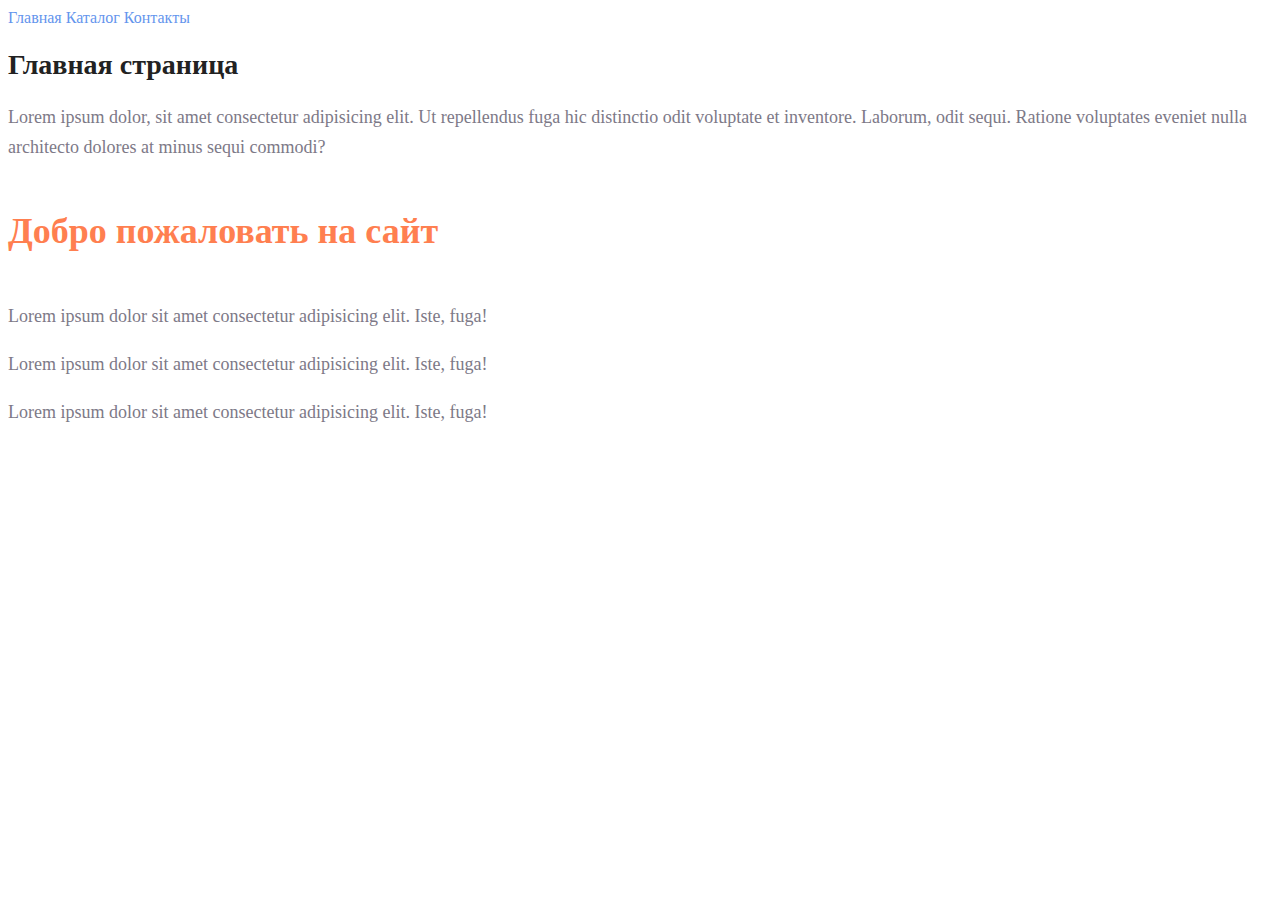
<file: dz1/index.html>
<!DOCTYPE html>
<html lang="en">
<head>
    <meta charset="UTF-8">
    <meta name="viewport" content="width=device-width, initial-scale=1.0">
    <title>Главная</title>
    <link rel="stylesheet" href="style.css">
</head>
<body>
    <a class="link_menu" href="index.html">Главная</a>
    <a class="link_menu" href="catalog/catalog.html">Каталог</a>
    <a class="link_menu" href="#">Контакты</a>
    <h1 class="title">Главная страница</h1>
    <p class="text">Lorem ipsum dolor, sit amet consectetur adipisicing elit. Ut repellendus fuga hic distinctio odit voluptate et inventore. Laborum, odit sequi. Ratione voluptates eveniet nulla architecto dolores at minus sequi commodi?</p>
    <h2 class="subtitle">Добро пожаловать на сайт</h2>
    <p class="text">Lorem ipsum dolor sit amet consectetur adipisicing elit. Iste, fuga!</p>
    <p class="text">Lorem ipsum dolor sit amet consectetur adipisicing elit. Iste, fuga!</p>
    <p class="text">Lorem ipsum dolor sit amet consectetur adipisicing elit. Iste, fuga!</p>
</body>
</html>
</file>
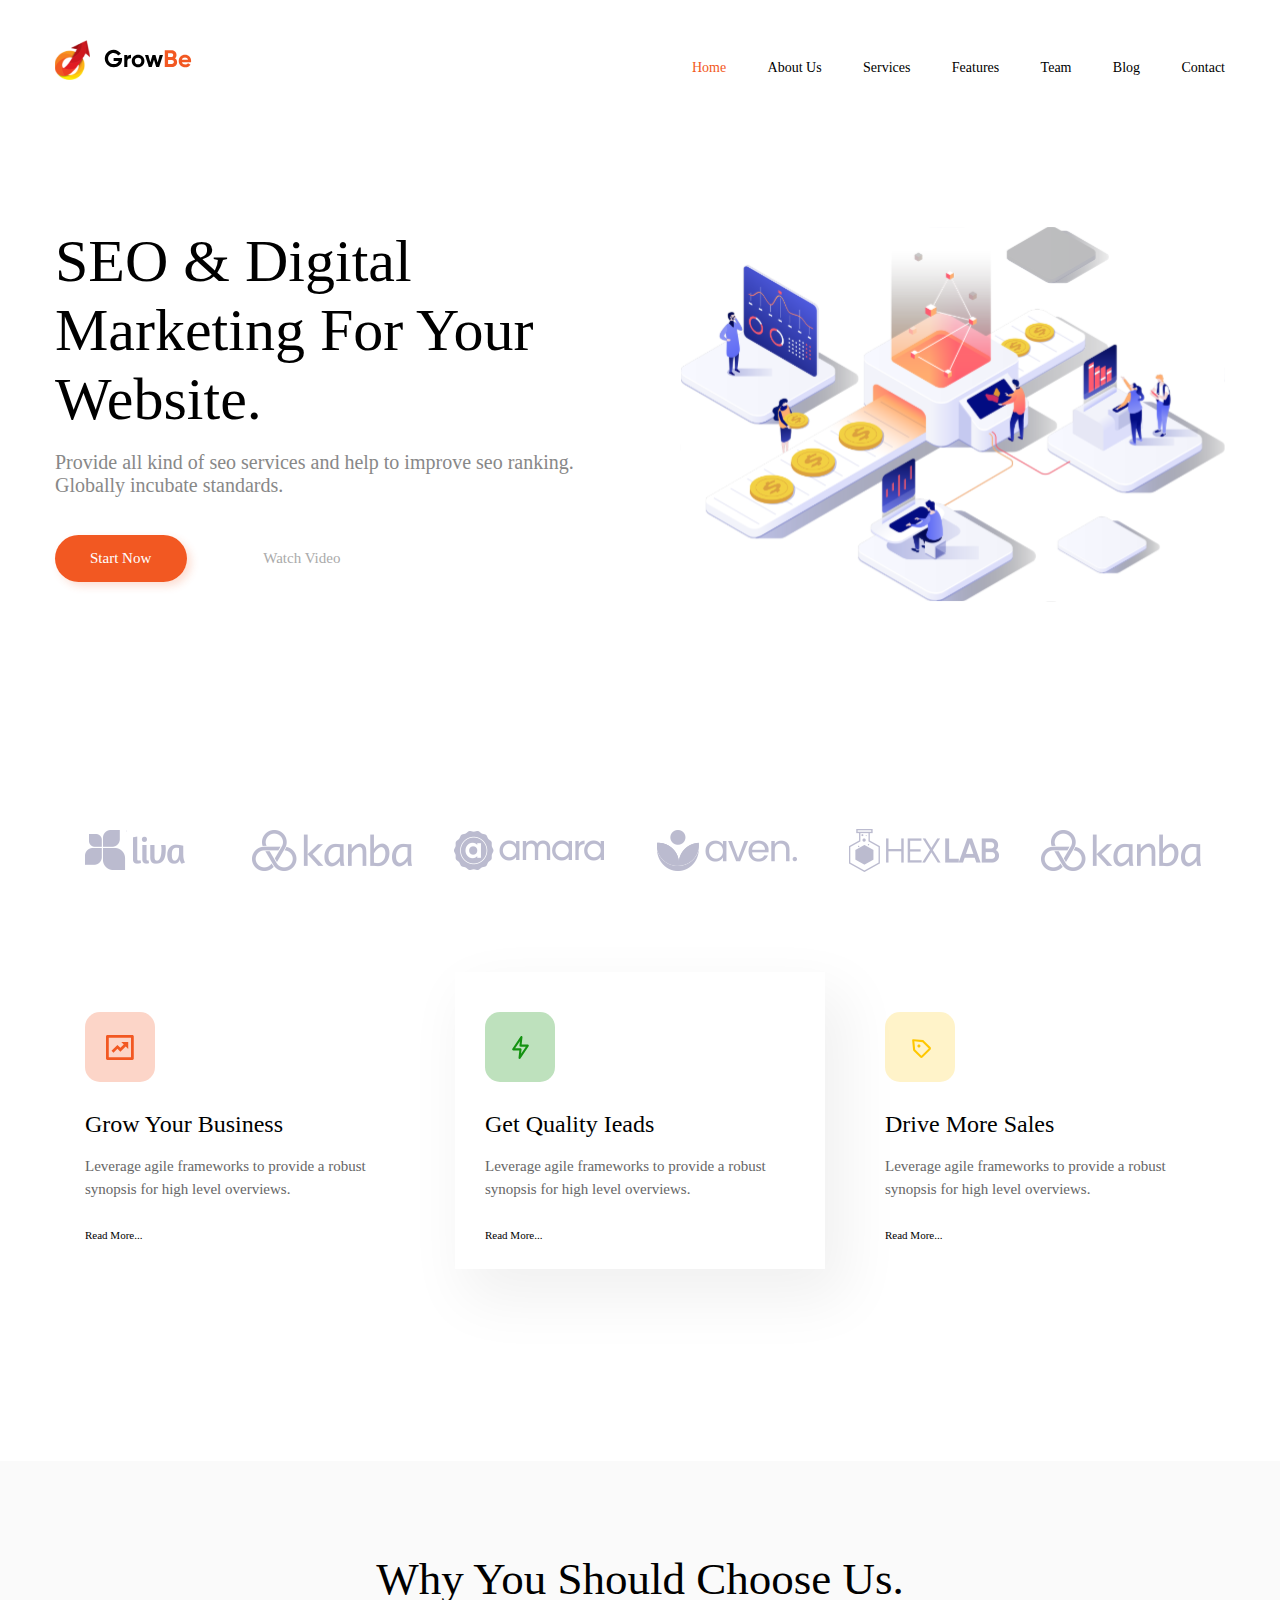
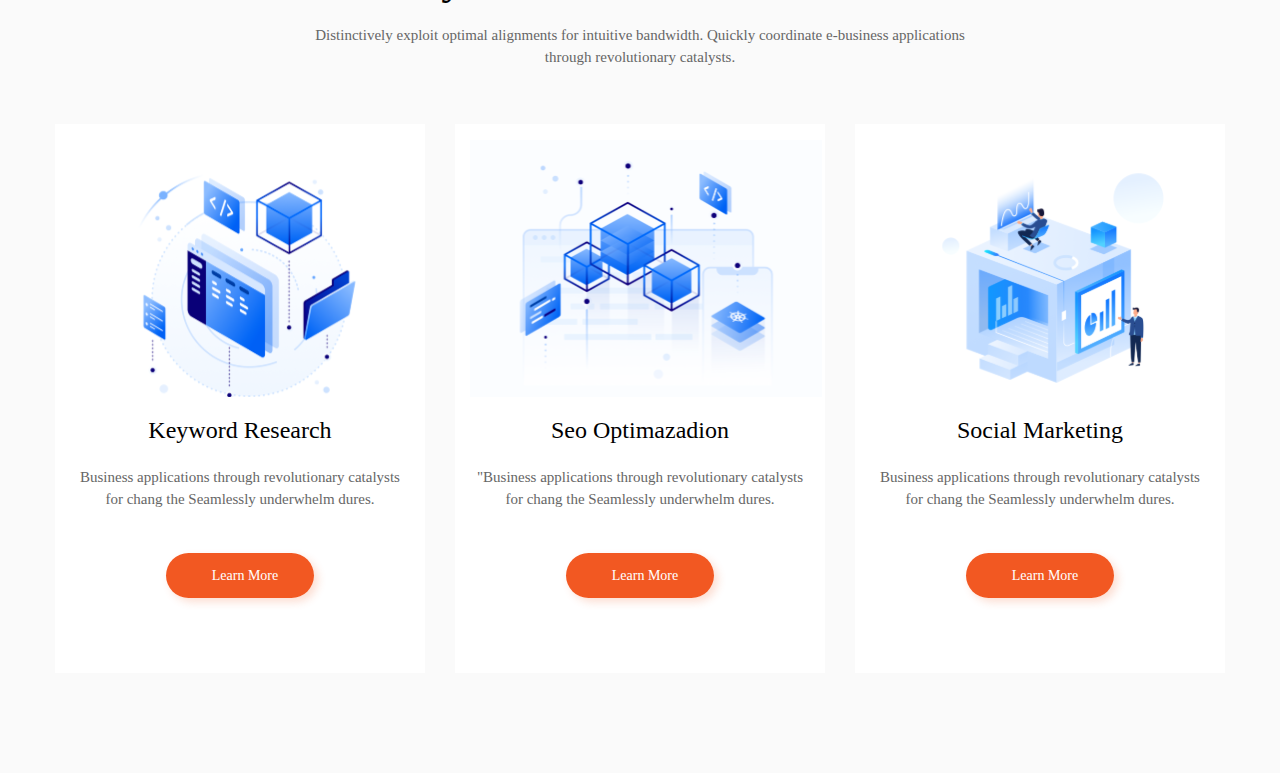
<file: dz_3/index.html>
<!DOCTYPE html>
<html lang="en">
<head>
    <meta charset="UTF-8">
    <meta name="viewport" content="width=device-width, initial-scale=1.0">
    <title>Document</title>
    <link rel="stylesheet" href="style.css">
</head>
<body>
    <div class="header">
        <div class="container"> 
            <div class="header_nav">
                <div class="nav_left">
                <a href="#" class="header_img"><img src="img/header_logo.svg" alt="logo"></a>
                </div>
                <div class="nav_right">
                    <a class="link link_1" href="#">Home</a>
                    <a class="link" href="#">About Us</a>
                    <a class="link" href="#">Services</a>
                    <a class="link" href="#">Features</a>
                    <a class="link" href="#">Team</a>
                    <a class="link" href="#">Blog</a>
                    <a class="link" href="#">Contact</a>    
                </div>
            </div> 
        </div>
    </div>
    <div class="container">
         <div class="top_content">
            <div class="top_info">
                <h1 class="title">SEO & Digital
                    Marketing For Your
                    Website.</h1>
                    <p class="text">Provide all kind of seo services and help to improve
                        seo ranking. Globally incubate standards.</p>
           
                <div class="top_buttons">
                    <a href="#" class="btn_1">Start Now</a>
                    <a href="#" class="btn_2">Watch Video</a>   
                </div>
             </div>    
                <img class="top_img" src="img/top_img.svg" alt="top_img">
        </div>
        
    </div>
    <div class="container">
        <div class="top_partners">
            <img class="partners" src="img/1.svg" alt="logo1">
            <img src="img/6.svg" alt="logo2">
            <img class="partners" src="img/3.svg" alt="logo3">
            <img class="partners" src="img/4.svg" alt="logo4">
            <img class="partners" src="img/5.svg" alt="logo5">
            <img class="partners" src="img/6.svg" alt="logo6">

        </div>
    </div>

    <div class="container">
        <div class="items">
            <div class="item">
                <img src="img/icon1.svg" alt="иконка" class="item_img">
                <h3 class="heading_item">Grow Your Business</h3>
                <p class="item_text">Leverage agile frameworks to provide a robust synopsis for high level overviews.</p>
                <a href="#"class="btn_item">Read More...</a>
            </div>
            <div class="item middle">
                <img src="img/icon2.svg" alt="иконка" class="item_img">
                <h3 class="heading_item">Get Quality Ieads</h3>
                <p class="item_text">Leverage agile frameworks to provide a robust synopsis for high level overviews.</p>
                <a href="#"class="btn_item">Read More...</a>
            </div>
            <div class="item">
                <img src="img/icon3.svg" alt="иконка" class="item_img">
                <h3 class="heading_item">Drive More Sales</h3>
                <p class="item_text">Leverage agile frameworks to provide a robust synopsis for high level overviews.</p>
                <a href="#"class="btn_item">Read More...</a>
            </div>
        </div>
    </div>

    <div class="body_content">
            <div class="container content">
        
                <h2 class="content_head">Why You Should Choose Us.</h2>
                <p class="content_text" >Distinctively exploit optimal alignments for intuitive bandwidth. Quickly coordinate e-business
                    applications through revolutionary catalysts.</p>
            
            <div class="items_content">
                    <div class="item_content">
                        <img class="content_img" src="img/illustration1.svg" alt="иллюстрация">
                        <h3 class = 'heading_item content'>Keyword Research</h3>
                        <p class="item_text content">Business applications through revolutionary catalysts for chang the Seamlessly underwhelm dures.</p>
                        <a class="btn_content" href="">Learn More </a>
                    </div>
                    <div class="item_content">
                        <img class="content_img" src="img/illustration2.svg" alt="иллюстрация">
                        <h3 class = 'heading_item content'>Seo Optimazadion</h3>
                        <p class="item_text content">"Business applications through revolutionary catalysts for chang the Seamlessly underwhelm dures.</p>
                        <a class="btn_content" href="">Learn More</a>
                    </div>
                    <div class="item_content">
                        <img class="content_img" src="img/illustration3.svg" alt="иллюстрация">
                        <h3 class = 'heading_item content'>Social Marketing</h3>
                        <p class="item_text content">Business applications through revolutionary catalysts for chang the Seamlessly underwhelm dures.</p>
                        <a class="btn_content" href="">Learn More</a>
                </div>    
                </div>
            </div>

        </div>
   
  
   

       
        
    
    
</body>
</html>
</file>
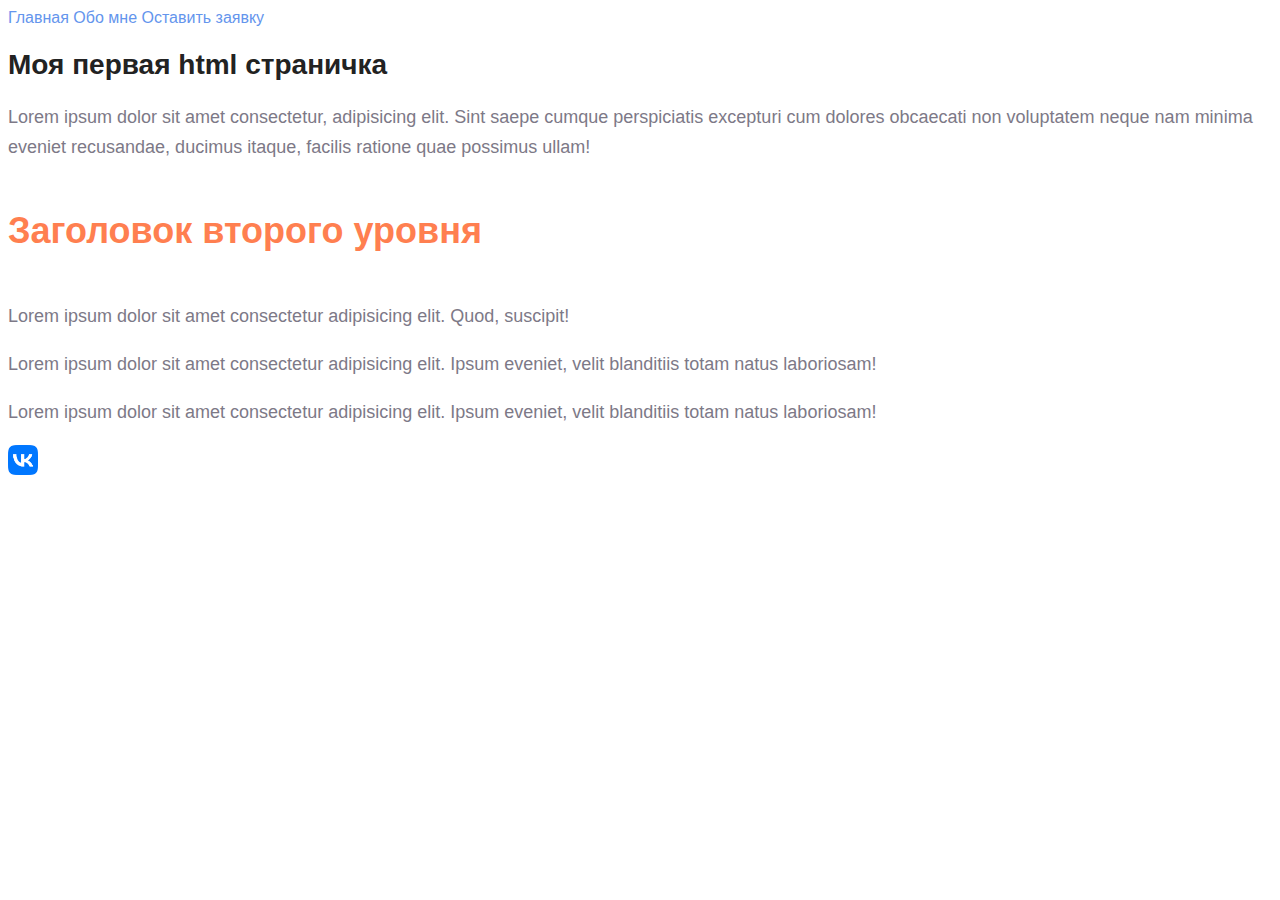
<file: sem1_html/index.html>
<!DOCTYPE html>
<html lang="ru">
<head>
    <meta charset="UTF-8">
    <meta name="viewport" content="width=device-width, initial-scale=1.0">
    <title>Главная</title>
    <link rel="stylesheet" href="style.css">
</head>
<body>
    <a class="link_nemu" href="index.html">Главная</a>
    <a class="link_nemu" href="info/about.html">Обо мне</a>
    <a class="link_nemu" href="forms.html">Оставить заявку</a>
    <h1 class="heading">Моя первая html страничка</h1>
    <p class="text">Lorem ipsum dolor sit amet consectetur, adipisicing elit. Sint saepe cumque perspiciatis excepturi cum dolores obcaecati non voluptatem neque nam minima eveniet recusandae, ducimus itaque, facilis ratione quae possimus ullam!</p>
    <h2 class="subtitle">Заголовок второго уровня</h2>
    <p class="text">Lorem ipsum dolor sit amet consectetur adipisicing elit. Quod, suscipit!</p>
    <p class="text">Lorem ipsum dolor sit amet consectetur adipisicing elit. Ipsum eveniet, velit blanditiis totam natus laboriosam!</p>
    <p class="text">Lorem ipsum dolor sit amet consectetur adipisicing elit. Ipsum eveniet, velit blanditiis totam natus laboriosam!</p>

    <a href="https://m.vk.com/">
        <img src="img/vk.png" width="30px" alt="иконка ВК">
    </a>
    
</body>
</html>
</file>
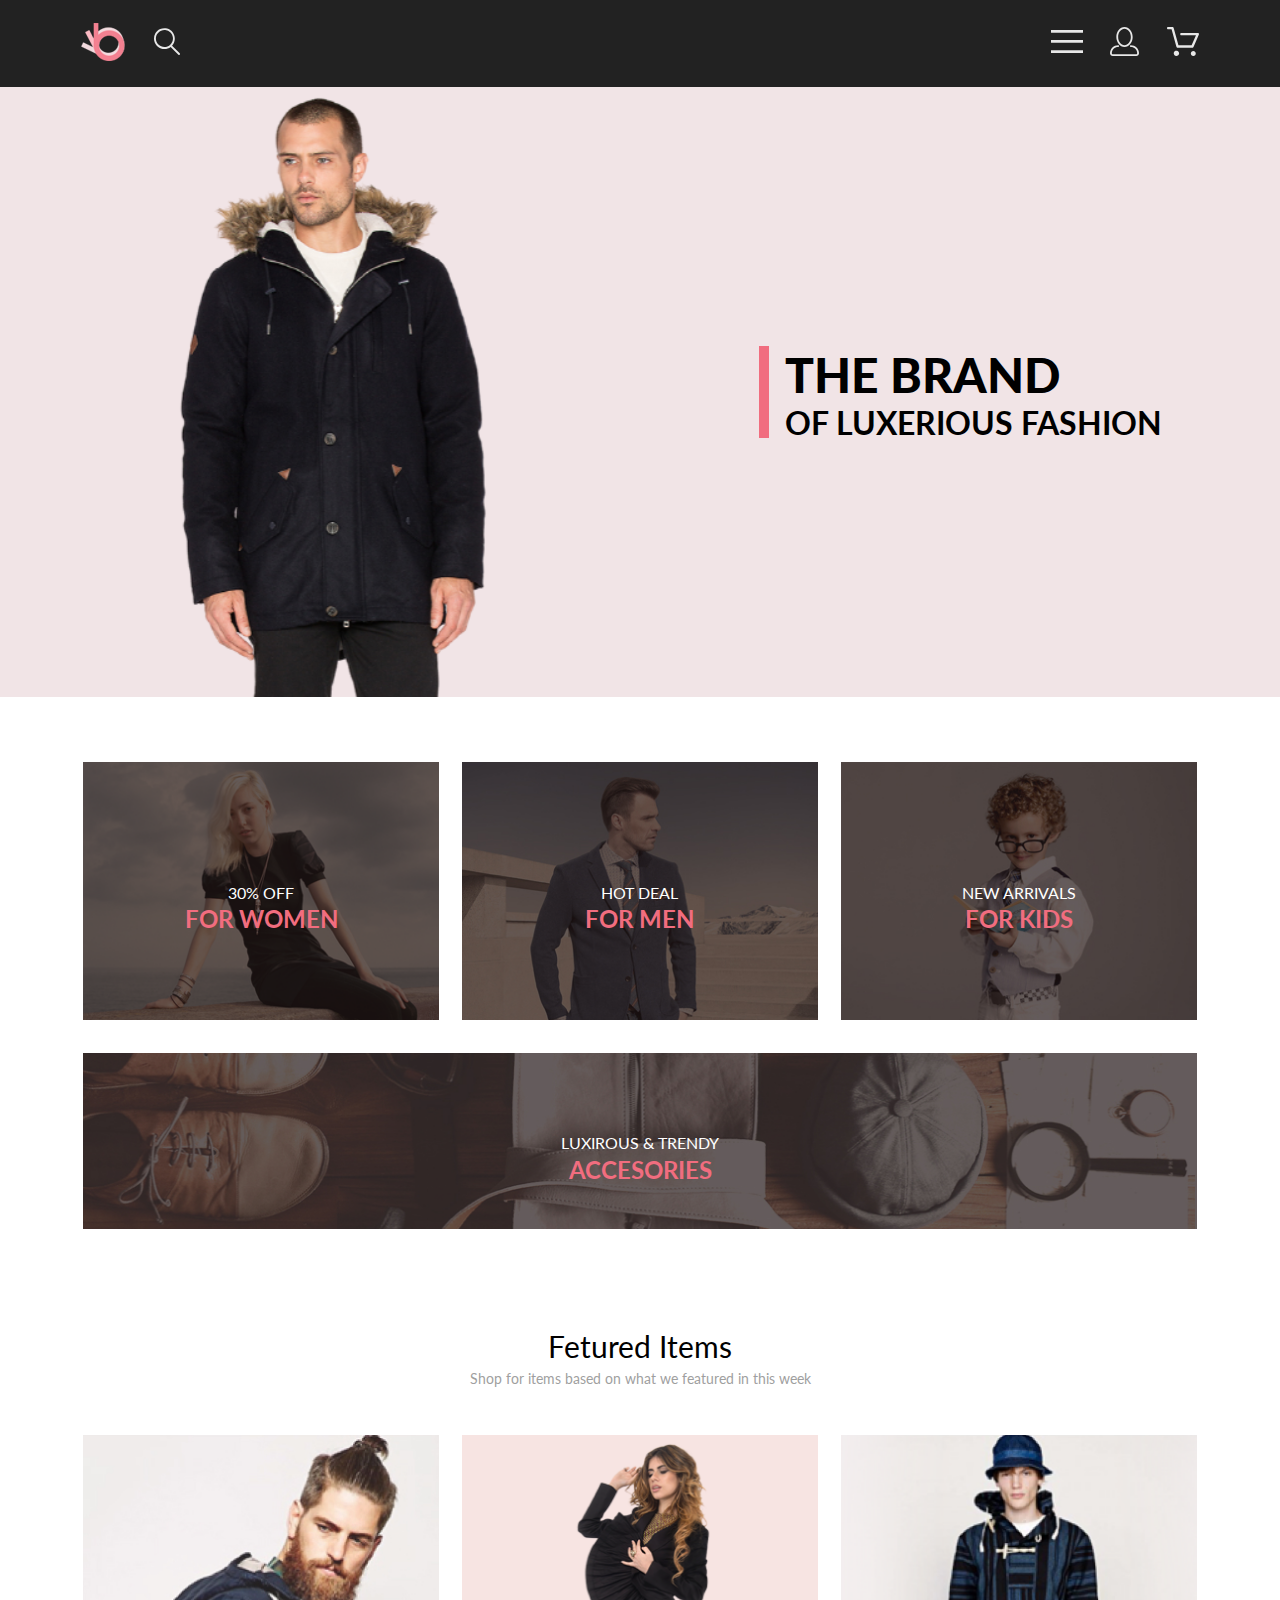
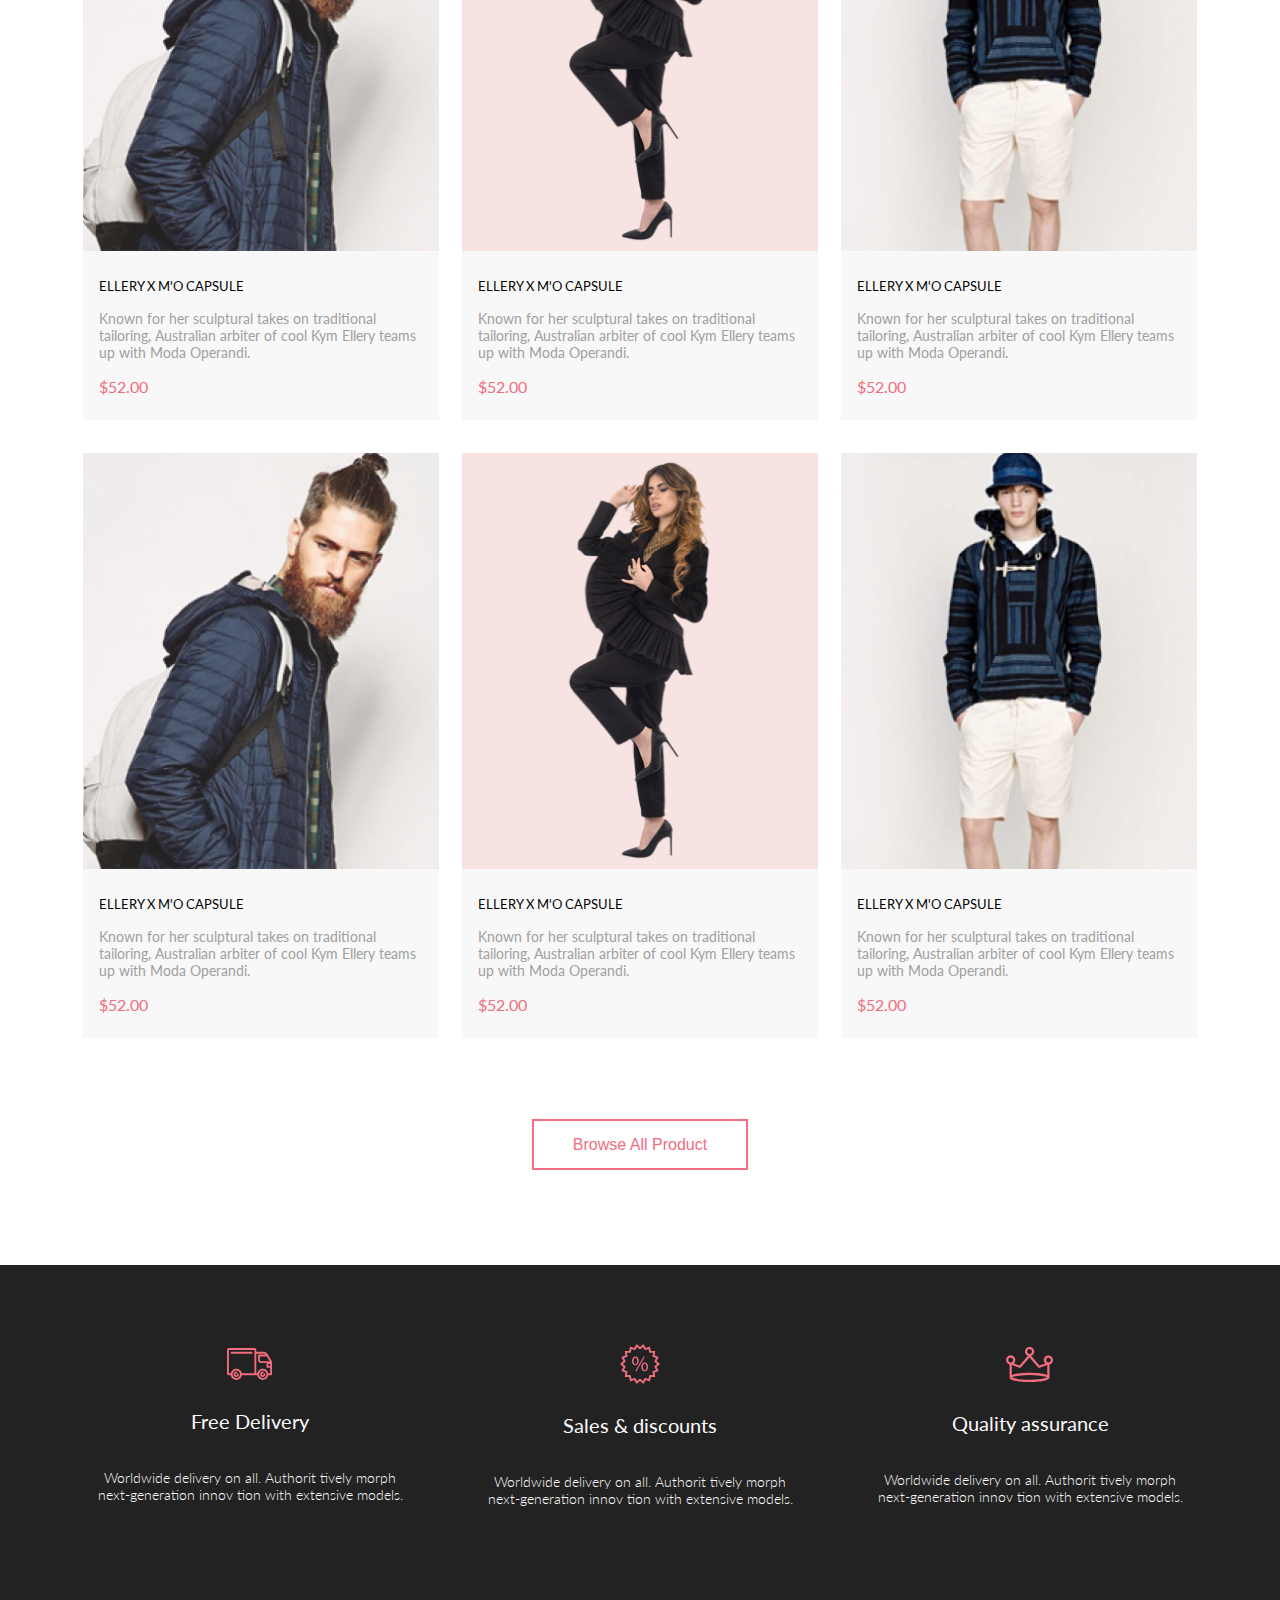
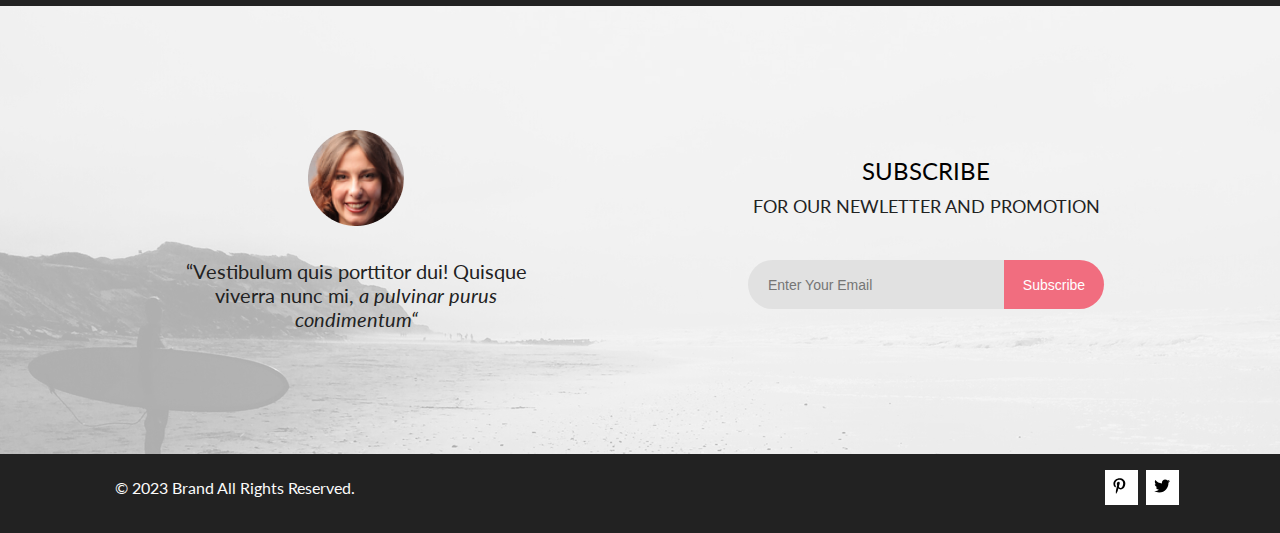
<file: task_12/index.html>
<!DOCTYPE html>
<html lang="en">
<head>
    <link rel="preconnect" href="https://fonts.googleapis.com">
    <link rel="preconnect" href="https://fonts.gstatic.com" crossorigin>
    <link href="https://fonts.googleapis.com/css2?family=Lato:wght@400;700;900&family=Roboto&display=swap" rel="stylesheet">
    <meta charset="UTF-8">
    <meta name="viewport" content="width=device-width, initial-scale=1.0">
    <title>Document</title>
    <link rel="stylesheet" href="style.css">
</head>
<body>
    <div class="box_content">
    <header class="header center">
        <div class="header_left">
            <a class="header_nav" href="index.html"><img src="img/logo.svg" alt="logo"></a>
            <a class="header_nav" href="#"><img src="img/search.svg" alt="search"></a>
        </div>    
        <nav class="header_right ">
            <div class="burger_menu">
                <label for="burger"><img src="img/menu.svg" alt="menu"></label>
                <input id="burger" type="checkbox" checked="checked">
                <nav class="nav">
                    <a class="nav_heading" href="#">MENU</a>
                   
                    <div class="nav_items">
                        <a class="nav_head" href="#">MAN</a>
                        <div class="nav_link_box">
                            <a href="#" class="nav_link">Accessories</a>
                            <a href="#" class="nav_link">Bags</a>
                            <a href="#" class="nav_link">Denim</a>
                            <a href="#" class="nav_link">T-Shirts</a> 
                        </div>
                    </div>
                    <div class="nav_items">
                        <a class="nav_head" href="#">WOMAN</a>
                        <div class="nav_link_box">
                            <a href="#" class="nav_link">Accessories</a>
                            <a href="#" class="nav_link">Jackets & Coats</a>
                            <a href="#" class="nav_link">Polos</a>
                            <a href="#" class="nav_link">T-Shirts</a> 
                            <a href="#" class="nav_link">Shirts</a> 
                        </div>
                    </div>
                    <div class="nav_items">
                        <a class="nav_head" href="#">KIDS</a>
                        <div class="nav_link_box">
                            <a href="#" class="nav_link">Accessories</a>
                            <a href="#" class="nav_link">Jackets & Coats</a>
                            <a href="#" class="nav_link">Polos</a>
                            <a href="#" class="nav_link">T-Shirts</a> 
                            <a href="#" class="nav_link">Shirts</a> 
                            <a href="#" class="nav_link">Shirts</a> 
                        </div>
                    </div>   
                </nav>
            </div>  
           <a class="header_nav registr" href="registration.html"><img src="img/registr.svg" alt="registrathion"></a>
           <a class="header_nav cart" href="cart.html"><img src="img/cart.svg" alt="cart"></a>
        </nav>
    </header>
    <section class="top center">
        <div class="top_info">
            <img class="top_img_left" src="img/top_img.svg" alt="top_img">
            <div class="top_img_rigth">
                <div class="top_content">
                <h1 class="top_title">THE BRAND</h1>
                <h2 class="top_head">OF LUXERIOUS FASHION</h2>
            </div>
            </div>
            
        </div>  
    </section>
    <section class="sale center">
        <div class="sale_items">
            <a href="#" class="sale_link">
                <div class="sale_item">
                <img class="sale_img" src="img/sale_1.png" alt="sale_1">
                <h3 class="sale_head">30% OFF</h3>
                <h3 class="sale_title">FOR WOMEN</h3>
                </div>
            </a>
            <a href="#" class="sale_link">
                <div class="sale_item">
                <img class="sale_img" src="img/sale_2.jpg" alt="sale_2">
                <h3 class="sale_head">HOT DEAL</h3>
                <h3 class="sale_title">FOR MEN</h3>
                </div> 
            </a>
            <a href="#" class="sale_link">
                <div class="sale_item">
                <img class="sale_img" src="img/sale_3.jpg" alt="sale_3">
                <h3 class="sale_head">NEW ARRIVALS</h3>
                <h3  class="sale_title">FOR KIDS</h3>
                </div>
            </a>
            
        </div>
        <a href="#" class="sale_link">
            <div class="sale_item big">
            <img class="sale_img big" src="img/sale_4.jpg" alt="sale_big">
            <h3 class="sale_head">LUXIROUS & TRENDY</h3>
            <h3 class="sale_title big">ACCESORIES</h3>
        </div>
        </a>
        
    </section>
    <section class="products_box center">
        <header class="products">
            <h2 class="products_title">Fetured Items</h2>
            <h5 class="products_text">Shop for items based on what we featured in this week</h5>
        </header>
        <div class="items">
            <article class="items_product">
                <a href="product.html" class="items_link">
                    <img class="items_product_img" src="img/el_1.jpg" alt="product">
                </a>    
                <div class="items_product_direc">
                    <p class="items_product_direc_name">ELLERY X M'O CAPSULE</p>
                    <p class="products_text el">Known for her sculptural takes on traditional tailoring, Australian arbiter of cool Kym Ellery teams up with Moda Operandi.</p>
                    <h6 class="items_product_direc_price">$52.00</h6>
                <div class="add_box">
                    <a href="cart.html" class="add">
                        <svg width="27" height="25" viewBox="0 0 27 25" fill="none" xmlns="http://www.w3.org/2000/svg">
                        <path d="M21.9521 23.2662H21.8397C21.2306 23.2662 20.7188 22.7666 20.6746 22.1289C20.6302 21.4602 21.1187 20.8781 21.7637 20.8341C21.7891 20.8324 21.8156 20.8315 21.8417 20.8315C22.4587 20.8315 22.9755 21.3214 23.0213 21.9482C23.0331 22.1967 22.9926 22.5509 22.7371 22.8434L22.7312 22.8502L22.7254 22.8571C22.5287 23.0907 22.2619 23.2316 21.9521 23.2662ZM8.22003 23.2599C7.56946 23.2599 7.04022 22.7169 7.04022 22.0496C7.04022 21.3827 7.56946 20.8401 8.22003 20.8401C8.87061 20.8401 9.39984 21.3827 9.39984 22.0496C9.39984 22.7169 8.87061 23.2599 8.22003 23.2599Z" fill="white"/>
                        <path d="M21.8765 22.2662C21.9215 22.2549 21.9428 22.2339 21.9605 22.2129C21.9683 22.2037 21.9761 22.1946 21.9839 22.1855C22.0204 22.1438 22.0237 22.0553 22.0229 22.0105C22.0097 21.9044 21.9189 21.8315 21.8417 21.8315C21.838 21.8315 21.8341 21.8317 21.8317 21.8318C21.7536 21.8372 21.6658 21.9409 21.6724 22.0625C21.6818 22.1793 21.7679 22.2662 21.8397 22.2662H21.8765ZM8.22003 22.2599C8.31921 22.2599 8.39984 22.1655 8.39984 22.0496C8.39984 21.9341 8.31921 21.8401 8.22003 21.8401C8.12091 21.8401 8.04022 21.9341 8.04022 22.0496C8.04022 22.1655 8.12091 22.2599 8.22003 22.2599ZM21.9999 24.2662C21.9522 24.2662 21.8883 24.2662 21.8397 24.2662C20.7021 24.2662 19.7571 23.3545 19.677 22.198C19.5969 20.9929 20.4942 19.9183 21.6957 19.8364C21.7446 19.8331 21.7933 19.8315 21.8417 19.8315C22.9804 19.8315 23.9418 20.7324 24.0195 21.8884C24.051 22.4915 23.8746 23.0612 23.4903 23.5012C23.106 23.9575 22.5768 24.2177 21.9999 24.2662ZM8.22003 24.2599C7.01581 24.2599 6.04022 23.2709 6.04022 22.0496C6.04022 20.8291 7.01581 19.8401 8.22003 19.8401C9.42419 19.8401 10.3998 20.8291 10.3998 22.0496C10.3998 23.2709 9.42419 24.2599 8.22003 24.2599ZM21.1989 17.3938H9.13354C8.70062 17.3938 8.31635 17.1005 8.2038 16.6775L4.27802 2.24768H1.52222C0.993896 2.24768 0.561035 1.80859 0.561035 1.27039C0.561035 0.733032 0.993896 0.292969 1.52222 0.292969H4.99982C5.43182 0.292969 5.8161 0.586304 5.92859 1.01025L9.85443 15.4391H20.5581L24.1149 7.13379H12.2583C11.7291 7.13379 11.2962 6.69373 11.2962 6.15649C11.2962 5.61914 11.7291 5.17908 12.2583 5.17908H25.5891C25.9095 5.17908 26.2146 5.34192 26.3901 5.61914C26.5665 5.89539 26.5989 6.23743 26.4702 6.547L22.08 16.807C21.9198 17.1653 21.5832 17.3938 21.1989 17.3938Z" fill="white"/>
                        <path d="M21.8765 22.2662C21.9215 22.2549 21.9428 22.2339 21.9605 22.2129C21.9683 22.2037 21.9761 22.1946 21.9839 22.1855C22.0204 22.1438 22.0237 22.0553 22.0229 22.0105C22.0097 21.9044 21.9189 21.8315 21.8417 21.8315C21.838 21.8315 21.8341 21.8317 21.8317 21.8318C21.7536 21.8372 21.6658 21.9409 21.6724 22.0625C21.6818 22.1793 21.7679 22.2662 21.8397 22.2662H21.8765ZM8.22003 22.2599C8.31921 22.2599 8.39984 22.1655 8.39984 22.0496C8.39984 21.9341 8.31921 21.8401 8.22003 21.8401C8.12091 21.8401 8.04022 21.9341 8.04022 22.0496C8.04022 22.1655 8.12091 22.2599 8.22003 22.2599ZM21.9999 24.2662C21.9522 24.2662 21.8883 24.2662 21.8397 24.2662C20.7021 24.2662 19.7571 23.3545 19.677 22.198C19.5969 20.9929 20.4942 19.9183 21.6957 19.8364C21.7446 19.8331 21.7933 19.8315 21.8417 19.8315C22.9804 19.8315 23.9418 20.7324 24.0195 21.8884C24.051 22.4915 23.8746 23.0612 23.4903 23.5012C23.106 23.9575 22.5768 24.2177 21.9999 24.2662ZM8.22003 24.2599C7.01581 24.2599 6.04022 23.2709 6.04022 22.0496C6.04022 20.8291 7.01581 19.8401 8.22003 19.8401C9.42419 19.8401 10.3998 20.8291 10.3998 22.0496C10.3998 23.2709 9.42419 24.2599 8.22003 24.2599ZM21.1989 17.3938H9.13354C8.70062 17.3938 8.31635 17.1005 8.2038 16.6775L4.27802 2.24768H1.52222C0.993896 2.24768 0.561035 1.80859 0.561035 1.27039C0.561035 0.733032 0.993896 0.292969 1.52222 0.292969H4.99982C5.43182 0.292969 5.8161 0.586304 5.92859 1.01025L9.85443 15.4391H20.5581L24.1149 7.13379H12.2583C11.7291 7.13379 11.2962 6.69373 11.2962 6.15649C11.2962 5.61914 11.7291 5.17908 12.2583 5.17908H25.5891C25.9095 5.17908 26.2146 5.34192 26.3901 5.61914C26.5665 5.89539 26.5989 6.23743 26.4702 6.547L22.08 16.807C21.9198 17.1653 21.5832 17.3938 21.1989 17.3938Z" fill="white"/>
                        </svg>
                        <p class="add_txt">Add to Cart</p>
                    </a>
                </div>      
                </div>
            </article>
            <article class="items_product">
                <a href="product.html" class="items_link">
                    <img class="items_product_img" src="img/el_2.png" alt="product">
                </a>
                <div class="items_product_direc">
                    <p class="items_product_direc_name">ELLERY X M'O CAPSULE</p>
                    <p class="products_text el">Known for her sculptural takes on traditional tailoring, Australian arbiter of cool Kym Ellery teams up with Moda Operandi.</p>
                    <h6 class="items_product_direc_price">$52.00</h6>
                    <div class="add_box">
                        <a href="cart.html" class="add">
                            <svg width="27" height="25" viewBox="0 0 27 25" fill="none" xmlns="http://www.w3.org/2000/svg">
                            <path d="M21.9521 23.2662H21.8397C21.2306 23.2662 20.7188 22.7666 20.6746 22.1289C20.6302 21.4602 21.1187 20.8781 21.7637 20.8341C21.7891 20.8324 21.8156 20.8315 21.8417 20.8315C22.4587 20.8315 22.9755 21.3214 23.0213 21.9482C23.0331 22.1967 22.9926 22.5509 22.7371 22.8434L22.7312 22.8502L22.7254 22.8571C22.5287 23.0907 22.2619 23.2316 21.9521 23.2662ZM8.22003 23.2599C7.56946 23.2599 7.04022 22.7169 7.04022 22.0496C7.04022 21.3827 7.56946 20.8401 8.22003 20.8401C8.87061 20.8401 9.39984 21.3827 9.39984 22.0496C9.39984 22.7169 8.87061 23.2599 8.22003 23.2599Z" fill="white"/>
                            <path d="M21.8765 22.2662C21.9215 22.2549 21.9428 22.2339 21.9605 22.2129C21.9683 22.2037 21.9761 22.1946 21.9839 22.1855C22.0204 22.1438 22.0237 22.0553 22.0229 22.0105C22.0097 21.9044 21.9189 21.8315 21.8417 21.8315C21.838 21.8315 21.8341 21.8317 21.8317 21.8318C21.7536 21.8372 21.6658 21.9409 21.6724 22.0625C21.6818 22.1793 21.7679 22.2662 21.8397 22.2662H21.8765ZM8.22003 22.2599C8.31921 22.2599 8.39984 22.1655 8.39984 22.0496C8.39984 21.9341 8.31921 21.8401 8.22003 21.8401C8.12091 21.8401 8.04022 21.9341 8.04022 22.0496C8.04022 22.1655 8.12091 22.2599 8.22003 22.2599ZM21.9999 24.2662C21.9522 24.2662 21.8883 24.2662 21.8397 24.2662C20.7021 24.2662 19.7571 23.3545 19.677 22.198C19.5969 20.9929 20.4942 19.9183 21.6957 19.8364C21.7446 19.8331 21.7933 19.8315 21.8417 19.8315C22.9804 19.8315 23.9418 20.7324 24.0195 21.8884C24.051 22.4915 23.8746 23.0612 23.4903 23.5012C23.106 23.9575 22.5768 24.2177 21.9999 24.2662ZM8.22003 24.2599C7.01581 24.2599 6.04022 23.2709 6.04022 22.0496C6.04022 20.8291 7.01581 19.8401 8.22003 19.8401C9.42419 19.8401 10.3998 20.8291 10.3998 22.0496C10.3998 23.2709 9.42419 24.2599 8.22003 24.2599ZM21.1989 17.3938H9.13354C8.70062 17.3938 8.31635 17.1005 8.2038 16.6775L4.27802 2.24768H1.52222C0.993896 2.24768 0.561035 1.80859 0.561035 1.27039C0.561035 0.733032 0.993896 0.292969 1.52222 0.292969H4.99982C5.43182 0.292969 5.8161 0.586304 5.92859 1.01025L9.85443 15.4391H20.5581L24.1149 7.13379H12.2583C11.7291 7.13379 11.2962 6.69373 11.2962 6.15649C11.2962 5.61914 11.7291 5.17908 12.2583 5.17908H25.5891C25.9095 5.17908 26.2146 5.34192 26.3901 5.61914C26.5665 5.89539 26.5989 6.23743 26.4702 6.547L22.08 16.807C21.9198 17.1653 21.5832 17.3938 21.1989 17.3938Z" fill="white"/>
                            <path d="M21.8765 22.2662C21.9215 22.2549 21.9428 22.2339 21.9605 22.2129C21.9683 22.2037 21.9761 22.1946 21.9839 22.1855C22.0204 22.1438 22.0237 22.0553 22.0229 22.0105C22.0097 21.9044 21.9189 21.8315 21.8417 21.8315C21.838 21.8315 21.8341 21.8317 21.8317 21.8318C21.7536 21.8372 21.6658 21.9409 21.6724 22.0625C21.6818 22.1793 21.7679 22.2662 21.8397 22.2662H21.8765ZM8.22003 22.2599C8.31921 22.2599 8.39984 22.1655 8.39984 22.0496C8.39984 21.9341 8.31921 21.8401 8.22003 21.8401C8.12091 21.8401 8.04022 21.9341 8.04022 22.0496C8.04022 22.1655 8.12091 22.2599 8.22003 22.2599ZM21.9999 24.2662C21.9522 24.2662 21.8883 24.2662 21.8397 24.2662C20.7021 24.2662 19.7571 23.3545 19.677 22.198C19.5969 20.9929 20.4942 19.9183 21.6957 19.8364C21.7446 19.8331 21.7933 19.8315 21.8417 19.8315C22.9804 19.8315 23.9418 20.7324 24.0195 21.8884C24.051 22.4915 23.8746 23.0612 23.4903 23.5012C23.106 23.9575 22.5768 24.2177 21.9999 24.2662ZM8.22003 24.2599C7.01581 24.2599 6.04022 23.2709 6.04022 22.0496C6.04022 20.8291 7.01581 19.8401 8.22003 19.8401C9.42419 19.8401 10.3998 20.8291 10.3998 22.0496C10.3998 23.2709 9.42419 24.2599 8.22003 24.2599ZM21.1989 17.3938H9.13354C8.70062 17.3938 8.31635 17.1005 8.2038 16.6775L4.27802 2.24768H1.52222C0.993896 2.24768 0.561035 1.80859 0.561035 1.27039C0.561035 0.733032 0.993896 0.292969 1.52222 0.292969H4.99982C5.43182 0.292969 5.8161 0.586304 5.92859 1.01025L9.85443 15.4391H20.5581L24.1149 7.13379H12.2583C11.7291 7.13379 11.2962 6.69373 11.2962 6.15649C11.2962 5.61914 11.7291 5.17908 12.2583 5.17908H25.5891C25.9095 5.17908 26.2146 5.34192 26.3901 5.61914C26.5665 5.89539 26.5989 6.23743 26.4702 6.547L22.08 16.807C21.9198 17.1653 21.5832 17.3938 21.1989 17.3938Z" fill="white"/>
                            </svg>
                            <p class="add_txt">Add to Cart</p>
                        </a>
                    </div>        
                </div>
            </article>
            <article class="items_product">
                <a href="product.html" class="items_link">
                     <img class="items_product_img" src="img/el_3.png" alt="product">
                    </a> 
                <div class="items_product_direc">
                    <p class="items_product_direc_name">ELLERY X M'O CAPSULE</p>
                    <p class="products_text el">Known for her sculptural takes on traditional tailoring, Australian arbiter of cool Kym Ellery teams up with Moda Operandi.</p>
                    <h6 class="items_product_direc_price">$52.00</h6> 
                    <div class="add_box">
                    <a href="cart.html" class="add">
                        <svg width="27" height="25" viewBox="0 0 27 25" fill="none" xmlns="http://www.w3.org/2000/svg">
                        <path d="M21.9521 23.2662H21.8397C21.2306 23.2662 20.7188 22.7666 20.6746 22.1289C20.6302 21.4602 21.1187 20.8781 21.7637 20.8341C21.7891 20.8324 21.8156 20.8315 21.8417 20.8315C22.4587 20.8315 22.9755 21.3214 23.0213 21.9482C23.0331 22.1967 22.9926 22.5509 22.7371 22.8434L22.7312 22.8502L22.7254 22.8571C22.5287 23.0907 22.2619 23.2316 21.9521 23.2662ZM8.22003 23.2599C7.56946 23.2599 7.04022 22.7169 7.04022 22.0496C7.04022 21.3827 7.56946 20.8401 8.22003 20.8401C8.87061 20.8401 9.39984 21.3827 9.39984 22.0496C9.39984 22.7169 8.87061 23.2599 8.22003 23.2599Z" fill="white"/>
                        <path d="M21.8765 22.2662C21.9215 22.2549 21.9428 22.2339 21.9605 22.2129C21.9683 22.2037 21.9761 22.1946 21.9839 22.1855C22.0204 22.1438 22.0237 22.0553 22.0229 22.0105C22.0097 21.9044 21.9189 21.8315 21.8417 21.8315C21.838 21.8315 21.8341 21.8317 21.8317 21.8318C21.7536 21.8372 21.6658 21.9409 21.6724 22.0625C21.6818 22.1793 21.7679 22.2662 21.8397 22.2662H21.8765ZM8.22003 22.2599C8.31921 22.2599 8.39984 22.1655 8.39984 22.0496C8.39984 21.9341 8.31921 21.8401 8.22003 21.8401C8.12091 21.8401 8.04022 21.9341 8.04022 22.0496C8.04022 22.1655 8.12091 22.2599 8.22003 22.2599ZM21.9999 24.2662C21.9522 24.2662 21.8883 24.2662 21.8397 24.2662C20.7021 24.2662 19.7571 23.3545 19.677 22.198C19.5969 20.9929 20.4942 19.9183 21.6957 19.8364C21.7446 19.8331 21.7933 19.8315 21.8417 19.8315C22.9804 19.8315 23.9418 20.7324 24.0195 21.8884C24.051 22.4915 23.8746 23.0612 23.4903 23.5012C23.106 23.9575 22.5768 24.2177 21.9999 24.2662ZM8.22003 24.2599C7.01581 24.2599 6.04022 23.2709 6.04022 22.0496C6.04022 20.8291 7.01581 19.8401 8.22003 19.8401C9.42419 19.8401 10.3998 20.8291 10.3998 22.0496C10.3998 23.2709 9.42419 24.2599 8.22003 24.2599ZM21.1989 17.3938H9.13354C8.70062 17.3938 8.31635 17.1005 8.2038 16.6775L4.27802 2.24768H1.52222C0.993896 2.24768 0.561035 1.80859 0.561035 1.27039C0.561035 0.733032 0.993896 0.292969 1.52222 0.292969H4.99982C5.43182 0.292969 5.8161 0.586304 5.92859 1.01025L9.85443 15.4391H20.5581L24.1149 7.13379H12.2583C11.7291 7.13379 11.2962 6.69373 11.2962 6.15649C11.2962 5.61914 11.7291 5.17908 12.2583 5.17908H25.5891C25.9095 5.17908 26.2146 5.34192 26.3901 5.61914C26.5665 5.89539 26.5989 6.23743 26.4702 6.547L22.08 16.807C21.9198 17.1653 21.5832 17.3938 21.1989 17.3938Z" fill="white"/>
                        <path d="M21.8765 22.2662C21.9215 22.2549 21.9428 22.2339 21.9605 22.2129C21.9683 22.2037 21.9761 22.1946 21.9839 22.1855C22.0204 22.1438 22.0237 22.0553 22.0229 22.0105C22.0097 21.9044 21.9189 21.8315 21.8417 21.8315C21.838 21.8315 21.8341 21.8317 21.8317 21.8318C21.7536 21.8372 21.6658 21.9409 21.6724 22.0625C21.6818 22.1793 21.7679 22.2662 21.8397 22.2662H21.8765ZM8.22003 22.2599C8.31921 22.2599 8.39984 22.1655 8.39984 22.0496C8.39984 21.9341 8.31921 21.8401 8.22003 21.8401C8.12091 21.8401 8.04022 21.9341 8.04022 22.0496C8.04022 22.1655 8.12091 22.2599 8.22003 22.2599ZM21.9999 24.2662C21.9522 24.2662 21.8883 24.2662 21.8397 24.2662C20.7021 24.2662 19.7571 23.3545 19.677 22.198C19.5969 20.9929 20.4942 19.9183 21.6957 19.8364C21.7446 19.8331 21.7933 19.8315 21.8417 19.8315C22.9804 19.8315 23.9418 20.7324 24.0195 21.8884C24.051 22.4915 23.8746 23.0612 23.4903 23.5012C23.106 23.9575 22.5768 24.2177 21.9999 24.2662ZM8.22003 24.2599C7.01581 24.2599 6.04022 23.2709 6.04022 22.0496C6.04022 20.8291 7.01581 19.8401 8.22003 19.8401C9.42419 19.8401 10.3998 20.8291 10.3998 22.0496C10.3998 23.2709 9.42419 24.2599 8.22003 24.2599ZM21.1989 17.3938H9.13354C8.70062 17.3938 8.31635 17.1005 8.2038 16.6775L4.27802 2.24768H1.52222C0.993896 2.24768 0.561035 1.80859 0.561035 1.27039C0.561035 0.733032 0.993896 0.292969 1.52222 0.292969H4.99982C5.43182 0.292969 5.8161 0.586304 5.92859 1.01025L9.85443 15.4391H20.5581L24.1149 7.13379H12.2583C11.7291 7.13379 11.2962 6.69373 11.2962 6.15649C11.2962 5.61914 11.7291 5.17908 12.2583 5.17908H25.5891C25.9095 5.17908 26.2146 5.34192 26.3901 5.61914C26.5665 5.89539 26.5989 6.23743 26.4702 6.547L22.08 16.807C21.9198 17.1653 21.5832 17.3938 21.1989 17.3938Z" fill="white"/>
                        </svg>
                        <p class="add_txt">Add to Cart</p>
                    </a>
                    </div>           
                </div>
            </article>
            <article class="items_product">
                <a href="product.html" class="items_link">
                    <img class="items_product_img" src="img/el_1.jpg" alt="product">
                </a>
                <div class="items_product_direc">
                    <p class="items_product_direc_name">ELLERY X M'O CAPSULE</p>
                    <p class="products_text el">Known for her sculptural takes on traditional tailoring, Australian arbiter of cool Kym Ellery teams up with Moda Operandi.</p>
                    <h6 class="items_product_direc_price">$52.00</h6>   
                    <div class="add_box">
                        <a href="cart.html" class="add">
                            <svg width="27" height="25" viewBox="0 0 27 25" fill="none" xmlns="http://www.w3.org/2000/svg">
                            <path d="M21.9521 23.2662H21.8397C21.2306 23.2662 20.7188 22.7666 20.6746 22.1289C20.6302 21.4602 21.1187 20.8781 21.7637 20.8341C21.7891 20.8324 21.8156 20.8315 21.8417 20.8315C22.4587 20.8315 22.9755 21.3214 23.0213 21.9482C23.0331 22.1967 22.9926 22.5509 22.7371 22.8434L22.7312 22.8502L22.7254 22.8571C22.5287 23.0907 22.2619 23.2316 21.9521 23.2662ZM8.22003 23.2599C7.56946 23.2599 7.04022 22.7169 7.04022 22.0496C7.04022 21.3827 7.56946 20.8401 8.22003 20.8401C8.87061 20.8401 9.39984 21.3827 9.39984 22.0496C9.39984 22.7169 8.87061 23.2599 8.22003 23.2599Z" fill="white"/>
                            <path d="M21.8765 22.2662C21.9215 22.2549 21.9428 22.2339 21.9605 22.2129C21.9683 22.2037 21.9761 22.1946 21.9839 22.1855C22.0204 22.1438 22.0237 22.0553 22.0229 22.0105C22.0097 21.9044 21.9189 21.8315 21.8417 21.8315C21.838 21.8315 21.8341 21.8317 21.8317 21.8318C21.7536 21.8372 21.6658 21.9409 21.6724 22.0625C21.6818 22.1793 21.7679 22.2662 21.8397 22.2662H21.8765ZM8.22003 22.2599C8.31921 22.2599 8.39984 22.1655 8.39984 22.0496C8.39984 21.9341 8.31921 21.8401 8.22003 21.8401C8.12091 21.8401 8.04022 21.9341 8.04022 22.0496C8.04022 22.1655 8.12091 22.2599 8.22003 22.2599ZM21.9999 24.2662C21.9522 24.2662 21.8883 24.2662 21.8397 24.2662C20.7021 24.2662 19.7571 23.3545 19.677 22.198C19.5969 20.9929 20.4942 19.9183 21.6957 19.8364C21.7446 19.8331 21.7933 19.8315 21.8417 19.8315C22.9804 19.8315 23.9418 20.7324 24.0195 21.8884C24.051 22.4915 23.8746 23.0612 23.4903 23.5012C23.106 23.9575 22.5768 24.2177 21.9999 24.2662ZM8.22003 24.2599C7.01581 24.2599 6.04022 23.2709 6.04022 22.0496C6.04022 20.8291 7.01581 19.8401 8.22003 19.8401C9.42419 19.8401 10.3998 20.8291 10.3998 22.0496C10.3998 23.2709 9.42419 24.2599 8.22003 24.2599ZM21.1989 17.3938H9.13354C8.70062 17.3938 8.31635 17.1005 8.2038 16.6775L4.27802 2.24768H1.52222C0.993896 2.24768 0.561035 1.80859 0.561035 1.27039C0.561035 0.733032 0.993896 0.292969 1.52222 0.292969H4.99982C5.43182 0.292969 5.8161 0.586304 5.92859 1.01025L9.85443 15.4391H20.5581L24.1149 7.13379H12.2583C11.7291 7.13379 11.2962 6.69373 11.2962 6.15649C11.2962 5.61914 11.7291 5.17908 12.2583 5.17908H25.5891C25.9095 5.17908 26.2146 5.34192 26.3901 5.61914C26.5665 5.89539 26.5989 6.23743 26.4702 6.547L22.08 16.807C21.9198 17.1653 21.5832 17.3938 21.1989 17.3938Z" fill="white"/>
                            <path d="M21.8765 22.2662C21.9215 22.2549 21.9428 22.2339 21.9605 22.2129C21.9683 22.2037 21.9761 22.1946 21.9839 22.1855C22.0204 22.1438 22.0237 22.0553 22.0229 22.0105C22.0097 21.9044 21.9189 21.8315 21.8417 21.8315C21.838 21.8315 21.8341 21.8317 21.8317 21.8318C21.7536 21.8372 21.6658 21.9409 21.6724 22.0625C21.6818 22.1793 21.7679 22.2662 21.8397 22.2662H21.8765ZM8.22003 22.2599C8.31921 22.2599 8.39984 22.1655 8.39984 22.0496C8.39984 21.9341 8.31921 21.8401 8.22003 21.8401C8.12091 21.8401 8.04022 21.9341 8.04022 22.0496C8.04022 22.1655 8.12091 22.2599 8.22003 22.2599ZM21.9999 24.2662C21.9522 24.2662 21.8883 24.2662 21.8397 24.2662C20.7021 24.2662 19.7571 23.3545 19.677 22.198C19.5969 20.9929 20.4942 19.9183 21.6957 19.8364C21.7446 19.8331 21.7933 19.8315 21.8417 19.8315C22.9804 19.8315 23.9418 20.7324 24.0195 21.8884C24.051 22.4915 23.8746 23.0612 23.4903 23.5012C23.106 23.9575 22.5768 24.2177 21.9999 24.2662ZM8.22003 24.2599C7.01581 24.2599 6.04022 23.2709 6.04022 22.0496C6.04022 20.8291 7.01581 19.8401 8.22003 19.8401C9.42419 19.8401 10.3998 20.8291 10.3998 22.0496C10.3998 23.2709 9.42419 24.2599 8.22003 24.2599ZM21.1989 17.3938H9.13354C8.70062 17.3938 8.31635 17.1005 8.2038 16.6775L4.27802 2.24768H1.52222C0.993896 2.24768 0.561035 1.80859 0.561035 1.27039C0.561035 0.733032 0.993896 0.292969 1.52222 0.292969H4.99982C5.43182 0.292969 5.8161 0.586304 5.92859 1.01025L9.85443 15.4391H20.5581L24.1149 7.13379H12.2583C11.7291 7.13379 11.2962 6.69373 11.2962 6.15649C11.2962 5.61914 11.7291 5.17908 12.2583 5.17908H25.5891C25.9095 5.17908 26.2146 5.34192 26.3901 5.61914C26.5665 5.89539 26.5989 6.23743 26.4702 6.547L22.08 16.807C21.9198 17.1653 21.5832 17.3938 21.1989 17.3938Z" fill="white"/>
                            </svg>
                            <p class="add_txt">Add to Cart</p>
                        </a>
                    </div>         
                </div>
            </article>
            <article class="items_product">
                <a href="product.html" class="items_link">
                    <img class="items_product_img" src="img/el_2.png" alt="product">
                </a>
                <div class="items_product_direc">
                    <p class="items_product_direc_name">ELLERY X M'O CAPSULE</p>
                    <p class="products_text el">Known for her sculptural takes on traditional tailoring, Australian arbiter of cool Kym Ellery teams up with Moda Operandi.</p>
                    <h6 class="items_product_direc_price">$52.00</h6>
                    <div class="add_box">
                
                        <a href="cart.html" class="add">
                            <svg width="27" height="25" viewBox="0 0 27 25" fill="none" xmlns="http://www.w3.org/2000/svg">
                            <path d="M21.9521 23.2662H21.8397C21.2306 23.2662 20.7188 22.7666 20.6746 22.1289C20.6302 21.4602 21.1187 20.8781 21.7637 20.8341C21.7891 20.8324 21.8156 20.8315 21.8417 20.8315C22.4587 20.8315 22.9755 21.3214 23.0213 21.9482C23.0331 22.1967 22.9926 22.5509 22.7371 22.8434L22.7312 22.8502L22.7254 22.8571C22.5287 23.0907 22.2619 23.2316 21.9521 23.2662ZM8.22003 23.2599C7.56946 23.2599 7.04022 22.7169 7.04022 22.0496C7.04022 21.3827 7.56946 20.8401 8.22003 20.8401C8.87061 20.8401 9.39984 21.3827 9.39984 22.0496C9.39984 22.7169 8.87061 23.2599 8.22003 23.2599Z" fill="white"/>
                            <path d="M21.8765 22.2662C21.9215 22.2549 21.9428 22.2339 21.9605 22.2129C21.9683 22.2037 21.9761 22.1946 21.9839 22.1855C22.0204 22.1438 22.0237 22.0553 22.0229 22.0105C22.0097 21.9044 21.9189 21.8315 21.8417 21.8315C21.838 21.8315 21.8341 21.8317 21.8317 21.8318C21.7536 21.8372 21.6658 21.9409 21.6724 22.0625C21.6818 22.1793 21.7679 22.2662 21.8397 22.2662H21.8765ZM8.22003 22.2599C8.31921 22.2599 8.39984 22.1655 8.39984 22.0496C8.39984 21.9341 8.31921 21.8401 8.22003 21.8401C8.12091 21.8401 8.04022 21.9341 8.04022 22.0496C8.04022 22.1655 8.12091 22.2599 8.22003 22.2599ZM21.9999 24.2662C21.9522 24.2662 21.8883 24.2662 21.8397 24.2662C20.7021 24.2662 19.7571 23.3545 19.677 22.198C19.5969 20.9929 20.4942 19.9183 21.6957 19.8364C21.7446 19.8331 21.7933 19.8315 21.8417 19.8315C22.9804 19.8315 23.9418 20.7324 24.0195 21.8884C24.051 22.4915 23.8746 23.0612 23.4903 23.5012C23.106 23.9575 22.5768 24.2177 21.9999 24.2662ZM8.22003 24.2599C7.01581 24.2599 6.04022 23.2709 6.04022 22.0496C6.04022 20.8291 7.01581 19.8401 8.22003 19.8401C9.42419 19.8401 10.3998 20.8291 10.3998 22.0496C10.3998 23.2709 9.42419 24.2599 8.22003 24.2599ZM21.1989 17.3938H9.13354C8.70062 17.3938 8.31635 17.1005 8.2038 16.6775L4.27802 2.24768H1.52222C0.993896 2.24768 0.561035 1.80859 0.561035 1.27039C0.561035 0.733032 0.993896 0.292969 1.52222 0.292969H4.99982C5.43182 0.292969 5.8161 0.586304 5.92859 1.01025L9.85443 15.4391H20.5581L24.1149 7.13379H12.2583C11.7291 7.13379 11.2962 6.69373 11.2962 6.15649C11.2962 5.61914 11.7291 5.17908 12.2583 5.17908H25.5891C25.9095 5.17908 26.2146 5.34192 26.3901 5.61914C26.5665 5.89539 26.5989 6.23743 26.4702 6.547L22.08 16.807C21.9198 17.1653 21.5832 17.3938 21.1989 17.3938Z" fill="white"/>
                            <path d="M21.8765 22.2662C21.9215 22.2549 21.9428 22.2339 21.9605 22.2129C21.9683 22.2037 21.9761 22.1946 21.9839 22.1855C22.0204 22.1438 22.0237 22.0553 22.0229 22.0105C22.0097 21.9044 21.9189 21.8315 21.8417 21.8315C21.838 21.8315 21.8341 21.8317 21.8317 21.8318C21.7536 21.8372 21.6658 21.9409 21.6724 22.0625C21.6818 22.1793 21.7679 22.2662 21.8397 22.2662H21.8765ZM8.22003 22.2599C8.31921 22.2599 8.39984 22.1655 8.39984 22.0496C8.39984 21.9341 8.31921 21.8401 8.22003 21.8401C8.12091 21.8401 8.04022 21.9341 8.04022 22.0496C8.04022 22.1655 8.12091 22.2599 8.22003 22.2599ZM21.9999 24.2662C21.9522 24.2662 21.8883 24.2662 21.8397 24.2662C20.7021 24.2662 19.7571 23.3545 19.677 22.198C19.5969 20.9929 20.4942 19.9183 21.6957 19.8364C21.7446 19.8331 21.7933 19.8315 21.8417 19.8315C22.9804 19.8315 23.9418 20.7324 24.0195 21.8884C24.051 22.4915 23.8746 23.0612 23.4903 23.5012C23.106 23.9575 22.5768 24.2177 21.9999 24.2662ZM8.22003 24.2599C7.01581 24.2599 6.04022 23.2709 6.04022 22.0496C6.04022 20.8291 7.01581 19.8401 8.22003 19.8401C9.42419 19.8401 10.3998 20.8291 10.3998 22.0496C10.3998 23.2709 9.42419 24.2599 8.22003 24.2599ZM21.1989 17.3938H9.13354C8.70062 17.3938 8.31635 17.1005 8.2038 16.6775L4.27802 2.24768H1.52222C0.993896 2.24768 0.561035 1.80859 0.561035 1.27039C0.561035 0.733032 0.993896 0.292969 1.52222 0.292969H4.99982C5.43182 0.292969 5.8161 0.586304 5.92859 1.01025L9.85443 15.4391H20.5581L24.1149 7.13379H12.2583C11.7291 7.13379 11.2962 6.69373 11.2962 6.15649C11.2962 5.61914 11.7291 5.17908 12.2583 5.17908H25.5891C25.9095 5.17908 26.2146 5.34192 26.3901 5.61914C26.5665 5.89539 26.5989 6.23743 26.4702 6.547L22.08 16.807C21.9198 17.1653 21.5832 17.3938 21.1989 17.3938Z" fill="white"/>
                            </svg>
                            <p class="add_txt">Add to Cart</p>
                        </a>
                    </div> 
                </div>
            </article>
            <article class="items_product">
                <a href="product.html" class="items_link">
                    <img class="items_product_img" src="img/el_3.png" alt="product">
                </a>
                <div class="items_product_direc">
                    <p class="items_product_direc_name">ELLERY X M'O CAPSULE</p>
                    <p class="products_text el">Known for her sculptural takes on traditional tailoring, Australian arbiter of cool Kym Ellery teams up with Moda Operandi.</p>
                    <h6 class="items_product_direc_price">$52.00</h6>   
                    <div class="add_box">
                        <a href="cart.html" class="add">
                            <svg width="27" height="25" viewBox="0 0 27 25" fill="none" xmlns="http://www.w3.org/2000/svg">
                            <path d="M21.9521 23.2662H21.8397C21.2306 23.2662 20.7188 22.7666 20.6746 22.1289C20.6302 21.4602 21.1187 20.8781 21.7637 20.8341C21.7891 20.8324 21.8156 20.8315 21.8417 20.8315C22.4587 20.8315 22.9755 21.3214 23.0213 21.9482C23.0331 22.1967 22.9926 22.5509 22.7371 22.8434L22.7312 22.8502L22.7254 22.8571C22.5287 23.0907 22.2619 23.2316 21.9521 23.2662ZM8.22003 23.2599C7.56946 23.2599 7.04022 22.7169 7.04022 22.0496C7.04022 21.3827 7.56946 20.8401 8.22003 20.8401C8.87061 20.8401 9.39984 21.3827 9.39984 22.0496C9.39984 22.7169 8.87061 23.2599 8.22003 23.2599Z" fill="white"/>
                            <path d="M21.8765 22.2662C21.9215 22.2549 21.9428 22.2339 21.9605 22.2129C21.9683 22.2037 21.9761 22.1946 21.9839 22.1855C22.0204 22.1438 22.0237 22.0553 22.0229 22.0105C22.0097 21.9044 21.9189 21.8315 21.8417 21.8315C21.838 21.8315 21.8341 21.8317 21.8317 21.8318C21.7536 21.8372 21.6658 21.9409 21.6724 22.0625C21.6818 22.1793 21.7679 22.2662 21.8397 22.2662H21.8765ZM8.22003 22.2599C8.31921 22.2599 8.39984 22.1655 8.39984 22.0496C8.39984 21.9341 8.31921 21.8401 8.22003 21.8401C8.12091 21.8401 8.04022 21.9341 8.04022 22.0496C8.04022 22.1655 8.12091 22.2599 8.22003 22.2599ZM21.9999 24.2662C21.9522 24.2662 21.8883 24.2662 21.8397 24.2662C20.7021 24.2662 19.7571 23.3545 19.677 22.198C19.5969 20.9929 20.4942 19.9183 21.6957 19.8364C21.7446 19.8331 21.7933 19.8315 21.8417 19.8315C22.9804 19.8315 23.9418 20.7324 24.0195 21.8884C24.051 22.4915 23.8746 23.0612 23.4903 23.5012C23.106 23.9575 22.5768 24.2177 21.9999 24.2662ZM8.22003 24.2599C7.01581 24.2599 6.04022 23.2709 6.04022 22.0496C6.04022 20.8291 7.01581 19.8401 8.22003 19.8401C9.42419 19.8401 10.3998 20.8291 10.3998 22.0496C10.3998 23.2709 9.42419 24.2599 8.22003 24.2599ZM21.1989 17.3938H9.13354C8.70062 17.3938 8.31635 17.1005 8.2038 16.6775L4.27802 2.24768H1.52222C0.993896 2.24768 0.561035 1.80859 0.561035 1.27039C0.561035 0.733032 0.993896 0.292969 1.52222 0.292969H4.99982C5.43182 0.292969 5.8161 0.586304 5.92859 1.01025L9.85443 15.4391H20.5581L24.1149 7.13379H12.2583C11.7291 7.13379 11.2962 6.69373 11.2962 6.15649C11.2962 5.61914 11.7291 5.17908 12.2583 5.17908H25.5891C25.9095 5.17908 26.2146 5.34192 26.3901 5.61914C26.5665 5.89539 26.5989 6.23743 26.4702 6.547L22.08 16.807C21.9198 17.1653 21.5832 17.3938 21.1989 17.3938Z" fill="white"/>
                            <path d="M21.8765 22.2662C21.9215 22.2549 21.9428 22.2339 21.9605 22.2129C21.9683 22.2037 21.9761 22.1946 21.9839 22.1855C22.0204 22.1438 22.0237 22.0553 22.0229 22.0105C22.0097 21.9044 21.9189 21.8315 21.8417 21.8315C21.838 21.8315 21.8341 21.8317 21.8317 21.8318C21.7536 21.8372 21.6658 21.9409 21.6724 22.0625C21.6818 22.1793 21.7679 22.2662 21.8397 22.2662H21.8765ZM8.22003 22.2599C8.31921 22.2599 8.39984 22.1655 8.39984 22.0496C8.39984 21.9341 8.31921 21.8401 8.22003 21.8401C8.12091 21.8401 8.04022 21.9341 8.04022 22.0496C8.04022 22.1655 8.12091 22.2599 8.22003 22.2599ZM21.9999 24.2662C21.9522 24.2662 21.8883 24.2662 21.8397 24.2662C20.7021 24.2662 19.7571 23.3545 19.677 22.198C19.5969 20.9929 20.4942 19.9183 21.6957 19.8364C21.7446 19.8331 21.7933 19.8315 21.8417 19.8315C22.9804 19.8315 23.9418 20.7324 24.0195 21.8884C24.051 22.4915 23.8746 23.0612 23.4903 23.5012C23.106 23.9575 22.5768 24.2177 21.9999 24.2662ZM8.22003 24.2599C7.01581 24.2599 6.04022 23.2709 6.04022 22.0496C6.04022 20.8291 7.01581 19.8401 8.22003 19.8401C9.42419 19.8401 10.3998 20.8291 10.3998 22.0496C10.3998 23.2709 9.42419 24.2599 8.22003 24.2599ZM21.1989 17.3938H9.13354C8.70062 17.3938 8.31635 17.1005 8.2038 16.6775L4.27802 2.24768H1.52222C0.993896 2.24768 0.561035 1.80859 0.561035 1.27039C0.561035 0.733032 0.993896 0.292969 1.52222 0.292969H4.99982C5.43182 0.292969 5.8161 0.586304 5.92859 1.01025L9.85443 15.4391H20.5581L24.1149 7.13379H12.2583C11.7291 7.13379 11.2962 6.69373 11.2962 6.15649C11.2962 5.61914 11.7291 5.17908 12.2583 5.17908H25.5891C25.9095 5.17908 26.2146 5.34192 26.3901 5.61914C26.5665 5.89539 26.5989 6.23743 26.4702 6.547L22.08 16.807C21.9198 17.1653 21.5832 17.3938 21.1989 17.3938Z" fill="white"/>
                            </svg>
                            <p class="add_txt">Add to Cart</p>
                        </a>
                    </div>          
                </div>
            </article>
        </div>
        <div class="all_product">
            <button class="all_product_link">Browse All Product</button>
            <a  href="catalog.html"></a>
        </div>
    </section>
    <div class="discounts center">
        <div class="discounts_header">
            <article>
                <img src="img/foot1.svg" alt="img" class="discounts_header_img">
                <h3 class="discounts_header_title">Free Delivery</h3>
                <p class="discounts_header_text">Worldwide delivery on all. Authorit tively morph next-generation innov tion with extensive models.</p>
            </article>
            <article>
                <img src="img/foot2.svg" alt="img" class="discounts_header_img">
                <h3 class="discounts_header_title">Sales & discounts</h3>
                <p class="discounts_header_text">Worldwide delivery on all. Authorit tively morph next-generation innov tion with extensive models.</p>
            </article>
            <article>
                <img src="img/foot3.svg" alt="img" class="discounts_header_img">
                <h3 class="discounts_header_title">Quality assurance</h3>
                <p class="discounts_header_text">Worldwide delivery on all. Authorit tively morph next-generation innov tion with extensive models.</p>
            </article>
        </div>
    </div>
    <footer class="footer">
        <div class="footer_subscription_box center">
            <div class="footer_subscription">
                <figure>
                    <img src="img/Intersect.png" alt="img" class="footer_subscription_img">
                    <p class="footer_subscription_text_el">“Vestibulum quis porttitor dui! Quisque viverra nunc mi, <span class="footer_subscription_text_el_italic">a pulvinar purus condimentum“</span></p>
                </figure>
                <article>
                    <h4 class="footer_subscription_title">SUBSCRIBE</h4>
                    <h5 class="footer_subscription_text">FOR OUR NEWLETTER AND PROMOTION</h5>
                    <form class="inpyt_email" action="#">
                        <input class="inpyt_email_text" type="email" placeholder="Enter Your Email">
                        <button class="inpyt_email_btn" >Subscribe</button>
                    </form>
                </article>
            </div>
        </div>
        <div class="footer_icons center">
            <div class="footer_icons_box center">
                <p class="footer_icons_text">© 2023  Brand  All Rights Reserved.</p>
                <div class="footer_icons_nav">
                    <a class="footer_icons_img" href=""><svg width="13" height="16" viewBox="0 0 13 16" fill="none" xmlns="http://www.w3.org/2000/svg">
                        <path d="M6.74032 0.203125C3.55564 0.203125 0.408203 2.34063 0.408203 5.8C0.408203 8 1.63738 9.25 2.38233 9.25C2.68963 9.25 2.86655 8.3875 2.86655 8.14375C2.86655 7.85313 2.13091 7.23438 2.13091 6.025C2.13091 3.5125 4.03055 1.73125 6.4889 1.73125C8.60271 1.73125 10.1671 2.94062 10.1671 5.1625C10.1671 6.82187 9.50597 9.93437 7.36422 9.93437C6.59133 9.93437 5.93018 9.37187 5.93018 8.56563C5.93018 7.38438 6.74963 6.24062 6.74963 5.02187C6.74963 2.95312 3.835 3.32812 3.835 5.82812C3.835 6.35313 3.90018 6.93437 4.13298 7.4125C3.70463 9.26875 2.82931 12.0344 2.82931 13.9469C2.82931 14.5375 2.91311 15.1188 2.96899 15.7094C3.07452 15.8281 3.02175 15.8156 3.18316 15.7563C4.74757 13.6 4.69169 13.1781 5.3994 10.3562C5.78119 11.0875 6.76826 11.4812 7.55046 11.4812C10.8469 11.4812 12.3275 8.24688 12.3275 5.33125C12.3275 2.22813 9.66427 0.203125 6.74032 0.203125Z" fill="black"/>
                        </svg>
                        </a>
                    <a class="footer_icons_img" href=""><svg width="17" height="16" viewBox="0 0 17 16" fill="none" xmlns="http://www.w3.org/2000/svg">
                        <g clip-path="url(#clip0_128_238)">
                        <path d="M14.417 4.74052C14.427 4.88264 14.427 5.0248 14.427 5.16692C14.427 9.50192 11.1498 14.4969 5.15986 14.4969C3.31448 14.4969 1.60022 13.9588 0.158203 13.0248C0.420396 13.0552 0.67247 13.0654 0.944752 13.0654C2.46741 13.0654 3.8691 12.5476 4.98843 11.6644C3.5565 11.6339 2.3565 10.6898 1.94305 9.39027C2.14475 9.4207 2.34642 9.44102 2.5582 9.44102C2.85063 9.44102 3.14308 9.40039 3.41533 9.32936C1.92291 9.02477 0.803551 7.70498 0.803551 6.11108V6.07048C1.23715 6.31414 1.74139 6.46642 2.2758 6.4867C1.39849 5.89786 0.823727 4.8928 0.823727 3.75573C0.823727 3.14661 0.985041 2.58823 1.26741 2.10092C2.87077 4.09077 5.28086 5.39023 7.98334 5.53239C7.93293 5.28873 7.90266 5.03495 7.90266 4.78114C7.90266 2.97402 9.35477 1.50195 11.1598 1.50195C12.0976 1.50195 12.9446 1.89789 13.5396 2.53748C14.2757 2.39536 14.9816 2.12123 15.6068 1.74561C15.3648 2.50705 14.8505 3.14664 14.1749 3.5527C14.8304 3.48167 15.4657 3.29889 16.0505 3.04511C15.6069 3.69483 15.0522 4.27348 14.417 4.74052Z" fill="black"/>
                        </g>
                        <defs>
                        <clipPath id="clip0_128_238">
                        <rect width="15.8924" height="16" fill="white" transform="translate(0.158203)"/>
                        </clipPath>
                        </defs>
                        </svg>
                    </a>
                </div>
        </div>
        </div>
    </footer>
    </div>
</body>
</html>
</file>
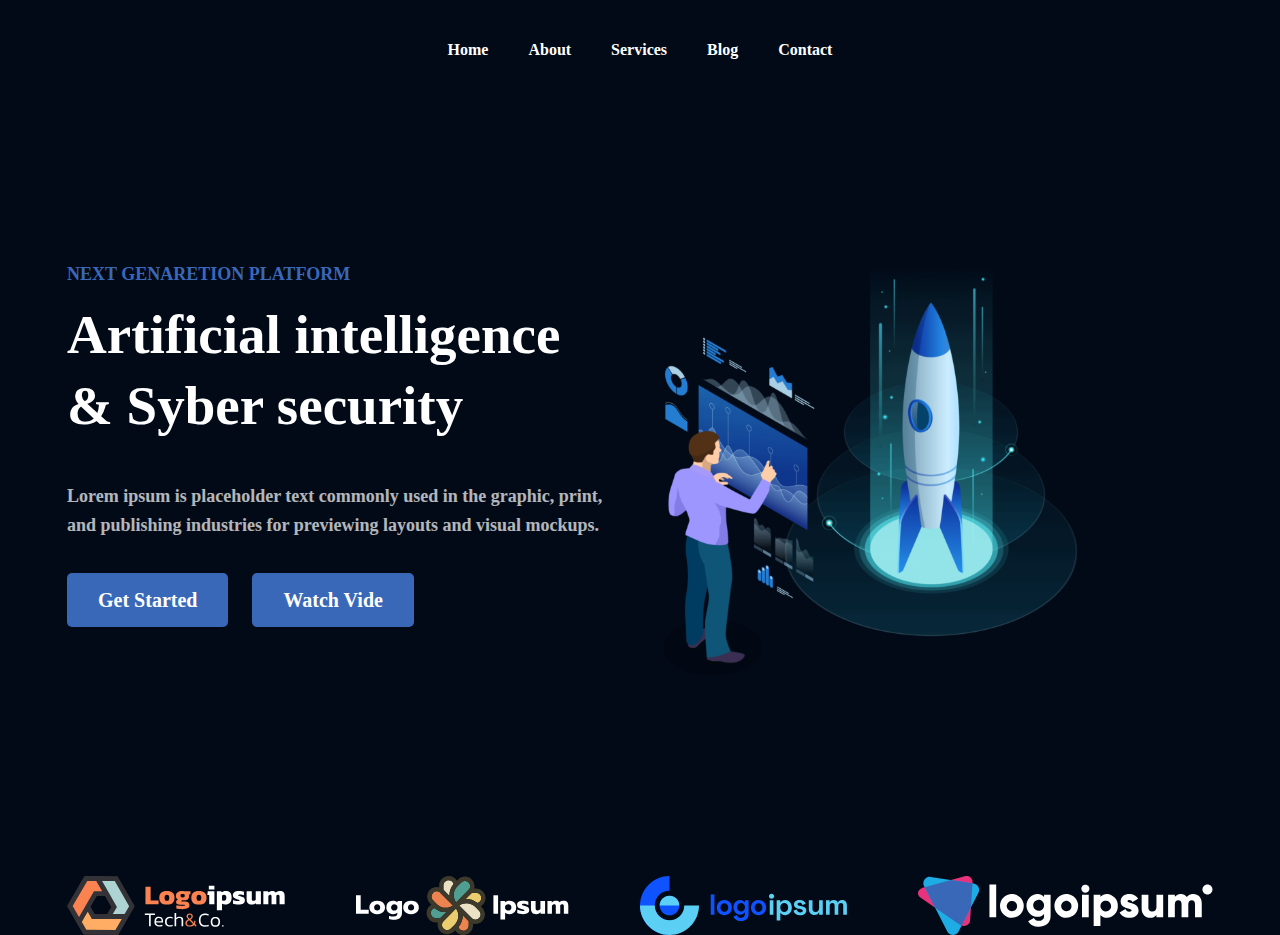
<file: task_2/index.html>
<!DOCTYPE html>
<html lang="en">
<head>
    <meta charset="UTF-8">
    <meta name="viewport" content="width=device-width, initial-scale=1.0">
    <title>Document</title>
    <link rel="stylesheet" href="style.css">
</head>
<body>
    <div class="header">
        <div class="container">
            <div class="header_nav">
                <a class="header_link" href="#">Home</a>
                <a class="header_link" href="#">About</a>
                <a class="header_link" href="#">Services</a>
                <a class="header_link" href="#">Blog</a>
                <a class="header_link" href="#">Contact</a>
            </div>
        </div>   
    </div>
    <div class="top_content">
        <div class="container">
            <div class="top_flex">
                <div class="top_info_left">
                    <h2 class="top_subtitle">Next genaretion platform</h2>
                    <h1 class="top_title">Artificial intelligence & Syber security</h1>
                    <p class="top_text">Lorem ipsum is placeholder text commonly used in the graphic, print, and publishing industries for previewing layouts and visual mockups.</p>
                    <div class="top_buttons">
                        <a href="#" class="btn">Get Started</a>
                        <a href="#" class="btn">
                                </svg>Watch Vide</a>        
                    </div> 
                    
                </div> 
                <div class="top_info_right">
                    <img class="top_img" src="img/top_img.svg" alt="top_img">
                </div>
            </div>
            
        </div>  
    </div>
    <div class="top__logo">
        <div class="container flex">
            <img class="logo" src="img/logo1.svg" alt="logo1">
            <img class="logo" src="img/logo2.svg" alt="logo2">
            <img class="logo" src="img/logo3.svg" alt="logo3">
            <img class="logo" src="img/logo4.svg" alt="logo4">
        </div>

    </div>
</body>
</html>
</file>
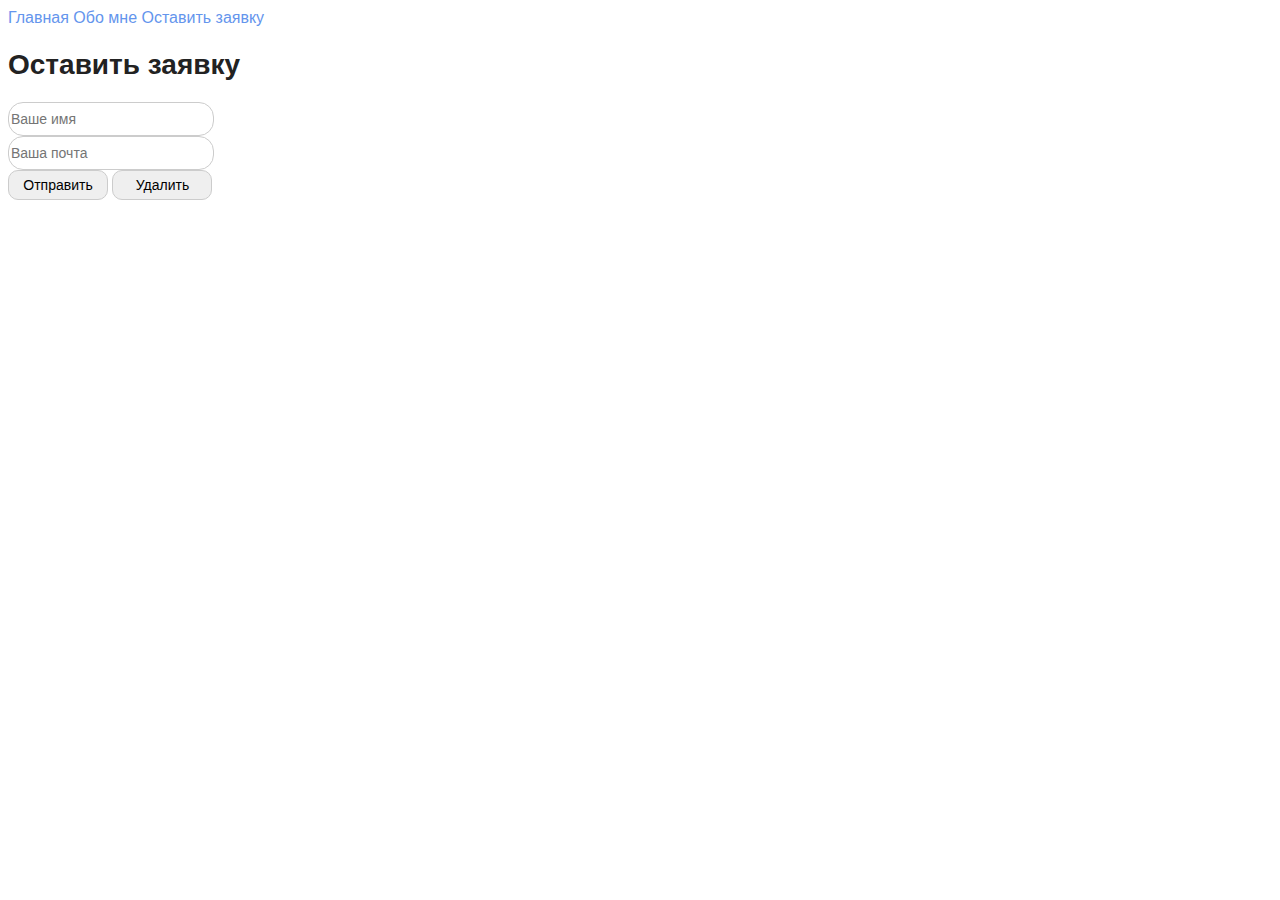
<file: sem1_html/forms.html>
<!DOCTYPE html>
<html lang="en">
<head>
    <meta charset="UTF-8">
    <meta name="viewport" content="width=device-width, initial-scale=1.0">
    <title>Оставить заявку</title>
    <link rel="stylesheet" href="style.css">
</head>
<body>
    <a class="link_nemu" href="index.html">Главная</a>
    <a class="link_nemu" href="info/about.html">Обо мне</a>
    <a class="link_nemu" href="forms.html">Оставить заявку</a>
    
    <h1 class="heading">Оставить заявку</h1>
    <form action="#">
        <input class="input_info" type="text" placeholder="Ваше имя"><br>
        <input class="input_info" type="email" placeholder="Ваша почта"><br>
        <button class="input_button" type="submit">Отправить</button>
        <button class="input_button" type="reset">Удалить</button>
    </form>
    
</body>
</html>
</file>
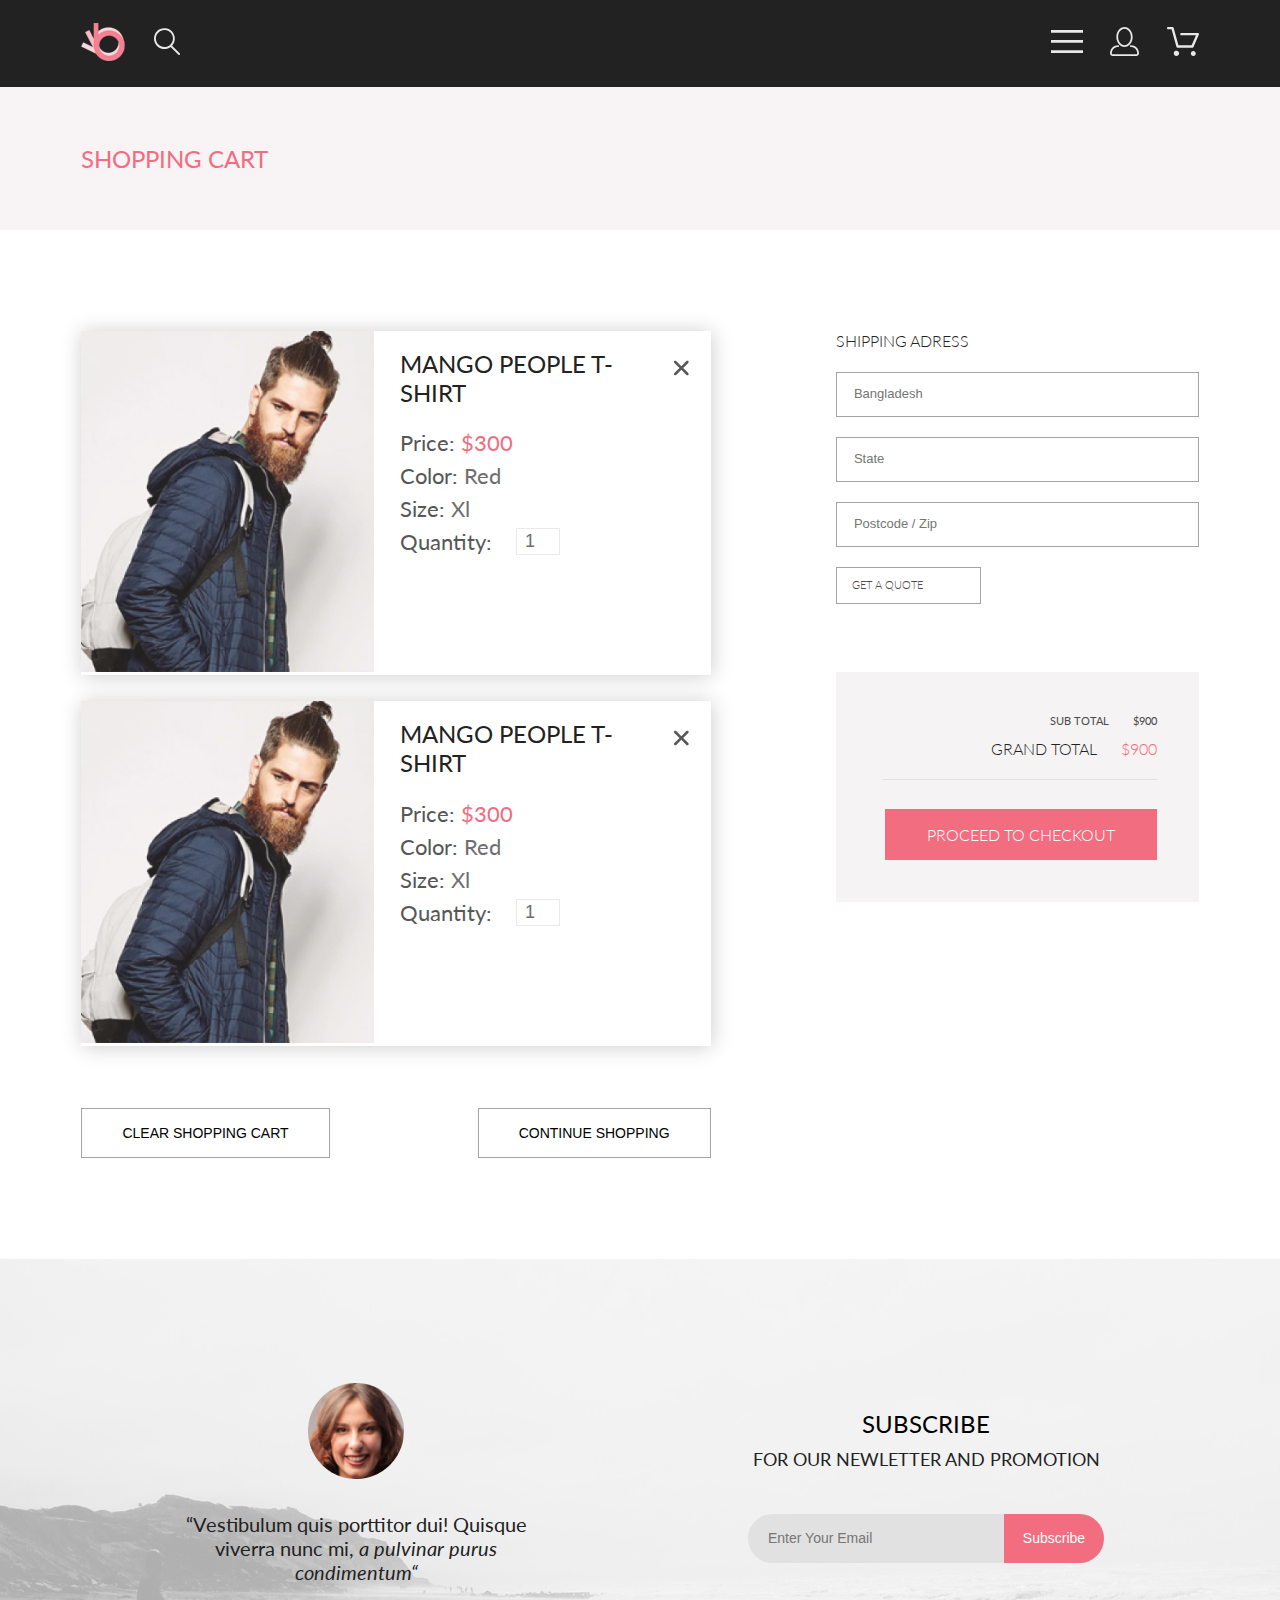
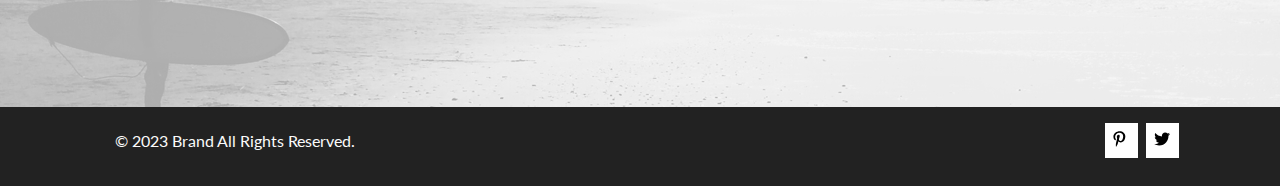
<file: task_12/cart.html>
<!DOCTYPE html>
<html lang="en">
    <head>
        <link rel="preconnect" href="https://fonts.googleapis.com">
        <link rel="preconnect" href="https://fonts.gstatic.com" crossorigin>
        <link href="https://fonts.googleapis.com/css2?family=Lato:wght@400;700;900&family=Roboto&display=swap" rel="stylesheet">
        <meta charset="UTF-8">
        <meta name="viewport" content="width=device-width, initial-scale=1.0">
        <title>Cart</title>
        <link rel="stylesheet" href="style.css">
    </head>
<body>
    <div class="box_content">
    <header class="header center">
        <nav class="header_left">
            <a class="header_nav_cart" href="index.html"><img src="img/logo.svg" alt="logo"></a>
            <a class="header_nav_cart" href="#"><img src="img/search.svg" alt="search"></a>
        </nav>    
        <nav class="header_right ">
            <div class="burger_menu">
                <label for="burger"><img src="img/menu.svg" alt="menu"></label>
                <input id="burger" type="checkbox" checked="checked">
                <nav class="nav">
                    <a class="nav_heading" href="#">MENU</a>
                   
                    <div class="nav_items">
                        <a class="nav_head" href="#">MAN</a>
                        <div class="nav_link_box">
                            <a href="#" class="nav_link">Accessories</a>
                            <a href="#" class="nav_link">Bags</a>
                            <a href="#" class="nav_link">Denim</a>
                            <a href="#" class="nav_link">T-Shirts</a> 
                        </div>
                    </div>
                    <div class="nav_items">
                        <a class="nav_head" href="#">WOMAN</a>
                        <div class="nav_link_box">
                            <a href="#" class="nav_link">Accessories</a>
                            <a href="#" class="nav_link">Jackets & Coats</a>
                            <a href="#" class="nav_link">Polos</a>
                            <a href="#" class="nav_link">T-Shirts</a> 
                            <a href="#" class="nav_link">Shirts</a> 
                        </div>
                    </div>
                    <div class="nav_items">
                        <a class="nav_head" href="#">KIDS</a>
                        <div class="nav_link_box">
                            <a href="#" class="nav_link">Accessories</a>
                            <a href="#" class="nav_link">Jackets & Coats</a>
                            <a href="#" class="nav_link">Polos</a>
                            <a href="#" class="nav_link">T-Shirts</a> 
                            <a href="#" class="nav_link">Shirts</a> 
                            <a href="#" class="nav_link">Shirts</a> 
                        </div>
                    </div>   
                </nav>
            </div>  
           <a class="header_nav registr" href="registration.html"><img src="img/registr.svg" alt="registrathion"></a>
           <a class="header_nav cart" href="cart.html"><img src="img/cart.svg" alt="cart"></a>
        </nav>
    </header>
    <div class="catalog_head center">
        <h2 class="catalog_head_headung">SHOPPING CART</h2>  
    </div>

    <div class="cart__content center">
        <article class="card">
            <div class="card-box">
                <div class="card_products">
                    <div class="card_item">
                        <a href="product.html">
                            <img class="card_img" src="img/el_1.jpg" alt="product">
                        </a>
                        <div class="card_info">
                            <h4 class="card_name">MANGO  PEOPLE  T-SHIRT</h4>
                            <ul class="card_info_item">
                                <li class="card_price">Price: <span class="cart_price num_price">$300</span></li>
                                <li class="card_color">Color: <span class="cart_price num">Red</span></li>
                                <li class="card_size">Size: <span class="cart_price num">Xl</span></li>
                                <li class="card_quantity">Quantity:	
                                    <input class="card_quantity_num num" type="number" min="1" value="1">
                                </li>
                            </ul>
                        </div>
                        <svg class="card_vector" width="18" height="18" viewBox="0 0 18 18" fill="none" xmlns="http://www.w3.org/2000/svg">
                            <path d="M11.2453 9L17.5302 2.71516C17.8285 2.41741 17.9962 2.01336 17.9966 1.59191C17.997 1.17045 17.8299 0.76611 17.5322 0.467833C17.2344 0.169555 16.8304 0.00177586 16.4089 0.00140366C15.9875 0.00103146 15.5831 0.168097 15.2848 0.465848L9 6.75069L2.71516 0.465848C2.41688 0.167571 2.01233 0 1.5905 0C1.16868 0 0.764125 0.167571 0.465848 0.465848C0.167571 0.764125 0 1.16868 0 1.5905C0 2.01233 0.167571 2.41688 0.465848 2.71516L6.75069 9L0.465848 15.2848C0.167571 15.5831 0 15.9877 0 16.4095C0 16.8313 0.167571 17.2359 0.465848 17.5342C0.764125 17.8324 1.16868 18 1.5905 18C2.01233 18 2.41688 17.8324 2.71516 17.5342L9 11.2493L15.2848 17.5342C15.5831 17.8324 15.9877 18 16.4095 18C16.8313 18 17.2359 17.8324 17.5342 17.5342C17.8324 17.2359 18 16.8313 18 16.4095C18 15.9877 17.8324 15.5831 17.5342 15.2848L11.2453 9Z" fill="#575757"/>
                            </svg>      
                    </div>
                    <div class="card_item">
                        <a href="product.html">
                            <img class="card_img" src="img/el_1.jpg" alt="product">
                        </a>
                    
                        <div class="card_info">
                            <h4 class="card_name">MANGO  PEOPLE  T-SHIRT</h4>
                            <ul class="card_info_item">
                                <li class="card_price">Price: <span class="cart_price num_price">$300</span></li>
                                <li class="card_color">Color: <span class="cart_price num">Red</span></li>
                                <li class="card_size">Size: <span class="cart_price num">Xl</span></li>
                                <li class="card_quantity">Quantity:	
                                    <input class="card_quantity_num num" type="number" min="1" value="1">
                                </li>
                            </ul>
                        </div>
                        <svg class="card_vector" width="18" height="18" viewBox="0 0 18 18" fill="none" xmlns="http://www.w3.org/2000/svg">
                            <path d="M11.2453 9L17.5302 2.71516C17.8285 2.41741 17.9962 2.01336 17.9966 1.59191C17.997 1.17045 17.8299 0.76611 17.5322 0.467833C17.2344 0.169555 16.8304 0.00177586 16.4089 0.00140366C15.9875 0.00103146 15.5831 0.168097 15.2848 0.465848L9 6.75069L2.71516 0.465848C2.41688 0.167571 2.01233 0 1.5905 0C1.16868 0 0.764125 0.167571 0.465848 0.465848C0.167571 0.764125 0 1.16868 0 1.5905C0 2.01233 0.167571 2.41688 0.465848 2.71516L6.75069 9L0.465848 15.2848C0.167571 15.5831 0 15.9877 0 16.4095C0 16.8313 0.167571 17.2359 0.465848 17.5342C0.764125 17.8324 1.16868 18 1.5905 18C2.01233 18 2.41688 17.8324 2.71516 17.5342L9 11.2493L15.2848 17.5342C15.5831 17.8324 15.9877 18 16.4095 18C16.8313 18 17.2359 17.8324 17.5342 17.5342C17.8324 17.2359 18 16.8313 18 16.4095C18 15.9877 17.8324 15.5831 17.5342 15.2848L11.2453 9Z" fill="#575757"/>
                            </svg>      
                    </div>
                </div>
            <div class="card__button-box">
                <button class="card__button">CLEAR SHOPPING CART</button>
                <button class="card__button">CONTINUE SHOPPING</button>
            </div>
            </div>
        </article>
        <div class="cart__right">
            <div class="form">
                <form class="form__el" action="#">
                    <div class="form__name">SHIPPING ADRESS</div>
                    <input type="text" class="form__item" placeholder="Bangladesh">
                    <input type="text" class="form__item" placeholder="State">
                    <input type="text" class="form__item" placeholder="Postcode / Zip">
                    <a href="#" class="form__button">GET A QUOTE</a>
                </form>
            </div> 
            <div class="buy">
                <p class="buy__sub-total">SUB TOTAL<span class="buy__sub-total_span">$900</span></p>
                <p class="buy__grand-total">GRAND TOTAL<span class="buy__grand-total_span">$900</span></p>
                <a href="#" class="buy__button">PROCEED TO CHECKOUT</a>
            </div>
        </div>
    </div>

    <footer class="footer">
        <div class="footer_subscription_box center">
            <div class="footer_subscription">
                <figure>
                    <img src="img/Intersect.png" alt="img" class="footer_subscription_img">
                    <p class="footer_subscription_text_el">“Vestibulum quis porttitor dui! Quisque viverra nunc mi, <span class="footer_subscription_text_el_italic">a pulvinar purus condimentum“</span></p>
                </figure>
                <article>
                    <h4 class="footer_subscription_title">SUBSCRIBE</h4>
                    <h5 class="footer_subscription_text">FOR OUR NEWLETTER AND PROMOTION</h5>
                    <form class="inpyt_email" action="#">
                        <input class="inpyt_email_text" type="email" placeholder="Enter Your Email">
                        <button class="inpyt_email_btn" >Subscribe</button>
                    </form>
                </article>
            </div>
        </div>
        <div class="footer_icons center">
            <div class="footer_icons_box center">
                <p class="footer_icons_text">© 2023  Brand  All Rights Reserved.</p>
                <div class="footer_icons_nav">
                    <a class="footer_icons_img" href=""><svg width="13" height="16" viewBox="0 0 13 16" fill="none" xmlns="http://www.w3.org/2000/svg">
                        <path d="M6.74032 0.203125C3.55564 0.203125 0.408203 2.34063 0.408203 5.8C0.408203 8 1.63738 9.25 2.38233 9.25C2.68963 9.25 2.86655 8.3875 2.86655 8.14375C2.86655 7.85313 2.13091 7.23438 2.13091 6.025C2.13091 3.5125 4.03055 1.73125 6.4889 1.73125C8.60271 1.73125 10.1671 2.94062 10.1671 5.1625C10.1671 6.82187 9.50597 9.93437 7.36422 9.93437C6.59133 9.93437 5.93018 9.37187 5.93018 8.56563C5.93018 7.38438 6.74963 6.24062 6.74963 5.02187C6.74963 2.95312 3.835 3.32812 3.835 5.82812C3.835 6.35313 3.90018 6.93437 4.13298 7.4125C3.70463 9.26875 2.82931 12.0344 2.82931 13.9469C2.82931 14.5375 2.91311 15.1188 2.96899 15.7094C3.07452 15.8281 3.02175 15.8156 3.18316 15.7563C4.74757 13.6 4.69169 13.1781 5.3994 10.3562C5.78119 11.0875 6.76826 11.4812 7.55046 11.4812C10.8469 11.4812 12.3275 8.24688 12.3275 5.33125C12.3275 2.22813 9.66427 0.203125 6.74032 0.203125Z" fill="black"/>
                        </svg>
                        </a>
                    <a class="footer_icons_img" href=""><svg width="17" height="16" viewBox="0 0 17 16" fill="none" xmlns="http://www.w3.org/2000/svg">
                        <g clip-path="url(#clip0_128_238)">
                        <path d="M14.417 4.74052C14.427 4.88264 14.427 5.0248 14.427 5.16692C14.427 9.50192 11.1498 14.4969 5.15986 14.4969C3.31448 14.4969 1.60022 13.9588 0.158203 13.0248C0.420396 13.0552 0.67247 13.0654 0.944752 13.0654C2.46741 13.0654 3.8691 12.5476 4.98843 11.6644C3.5565 11.6339 2.3565 10.6898 1.94305 9.39027C2.14475 9.4207 2.34642 9.44102 2.5582 9.44102C2.85063 9.44102 3.14308 9.40039 3.41533 9.32936C1.92291 9.02477 0.803551 7.70498 0.803551 6.11108V6.07048C1.23715 6.31414 1.74139 6.46642 2.2758 6.4867C1.39849 5.89786 0.823727 4.8928 0.823727 3.75573C0.823727 3.14661 0.985041 2.58823 1.26741 2.10092C2.87077 4.09077 5.28086 5.39023 7.98334 5.53239C7.93293 5.28873 7.90266 5.03495 7.90266 4.78114C7.90266 2.97402 9.35477 1.50195 11.1598 1.50195C12.0976 1.50195 12.9446 1.89789 13.5396 2.53748C14.2757 2.39536 14.9816 2.12123 15.6068 1.74561C15.3648 2.50705 14.8505 3.14664 14.1749 3.5527C14.8304 3.48167 15.4657 3.29889 16.0505 3.04511C15.6069 3.69483 15.0522 4.27348 14.417 4.74052Z" fill="black"/>
                        </g>
                        <defs>
                        <clipPath id="clip0_128_238">
                        <rect width="15.8924" height="16" fill="white" transform="translate(0.158203)"/>
                        </clipPath>
                        </defs>
                        </svg>
                    </a>
                </div>
        </div>
        </div>
    </footer>
    </div>
</body>
</html>
</file>
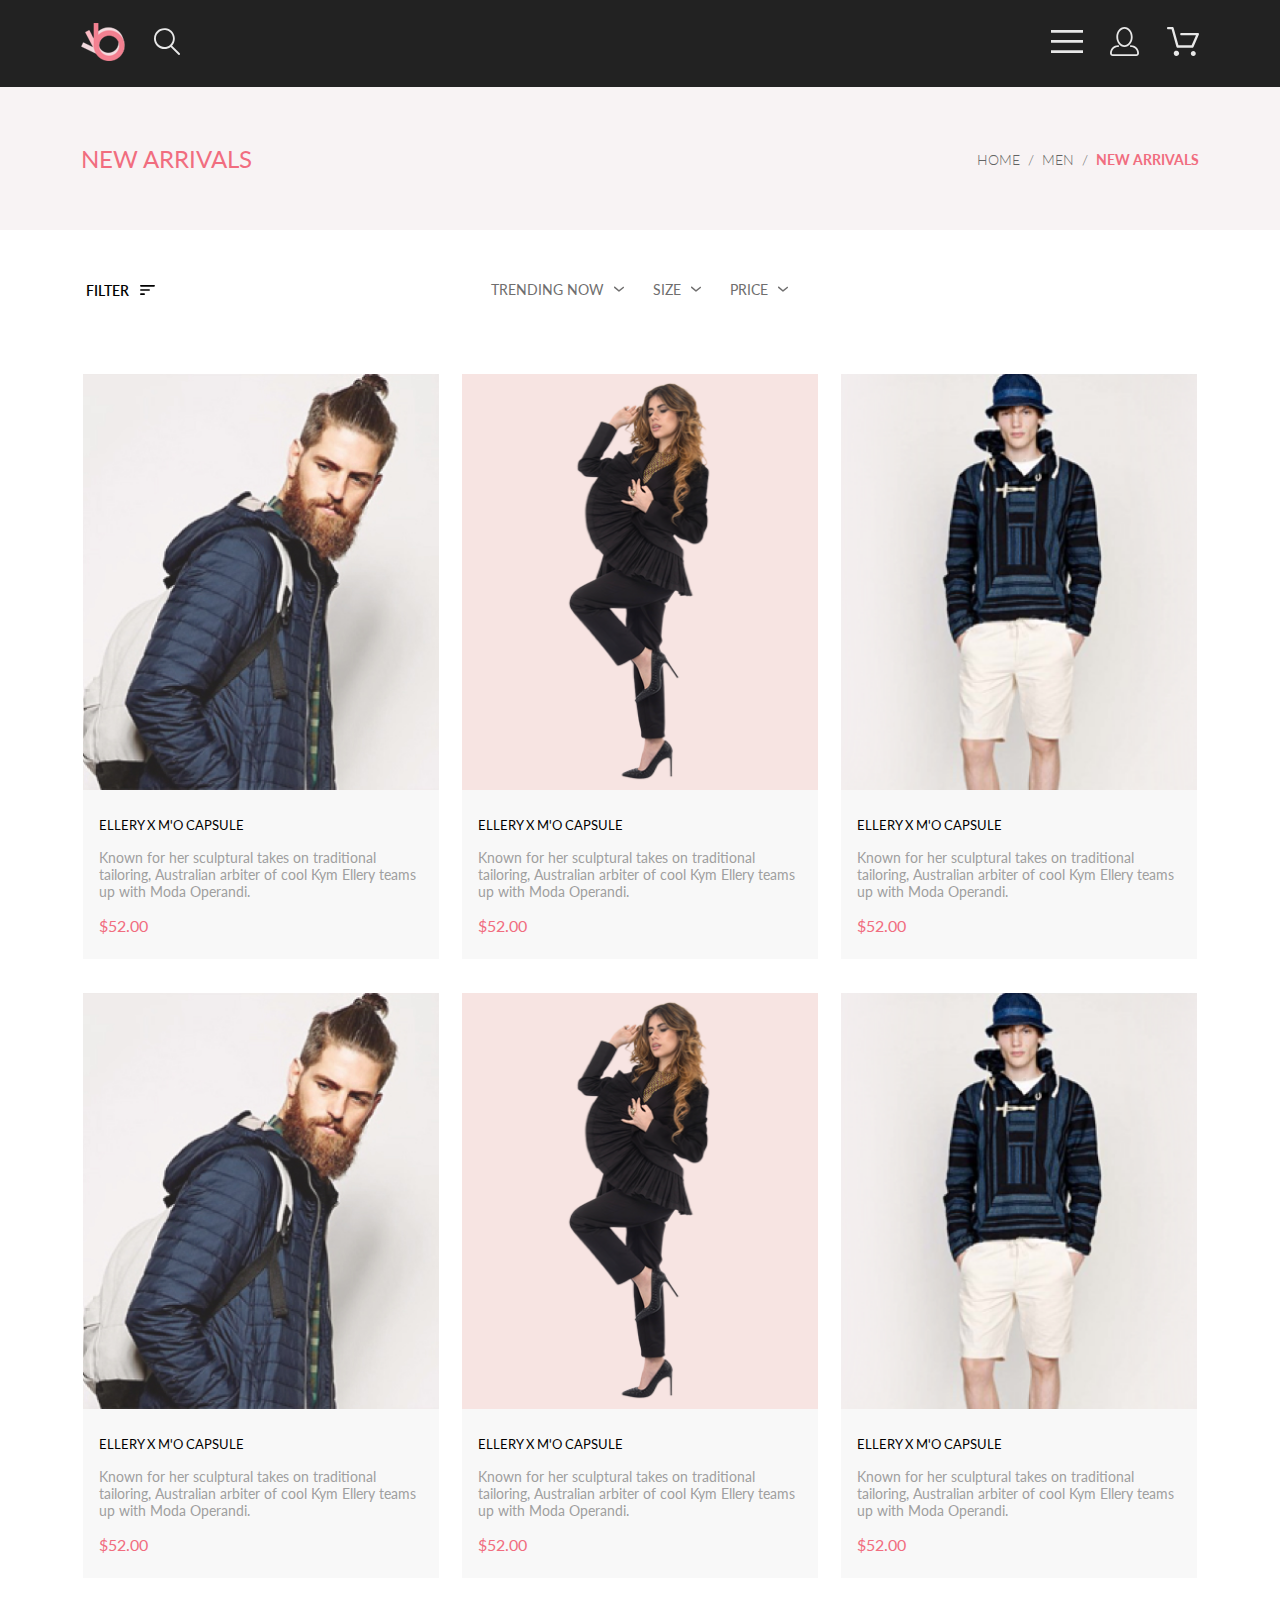
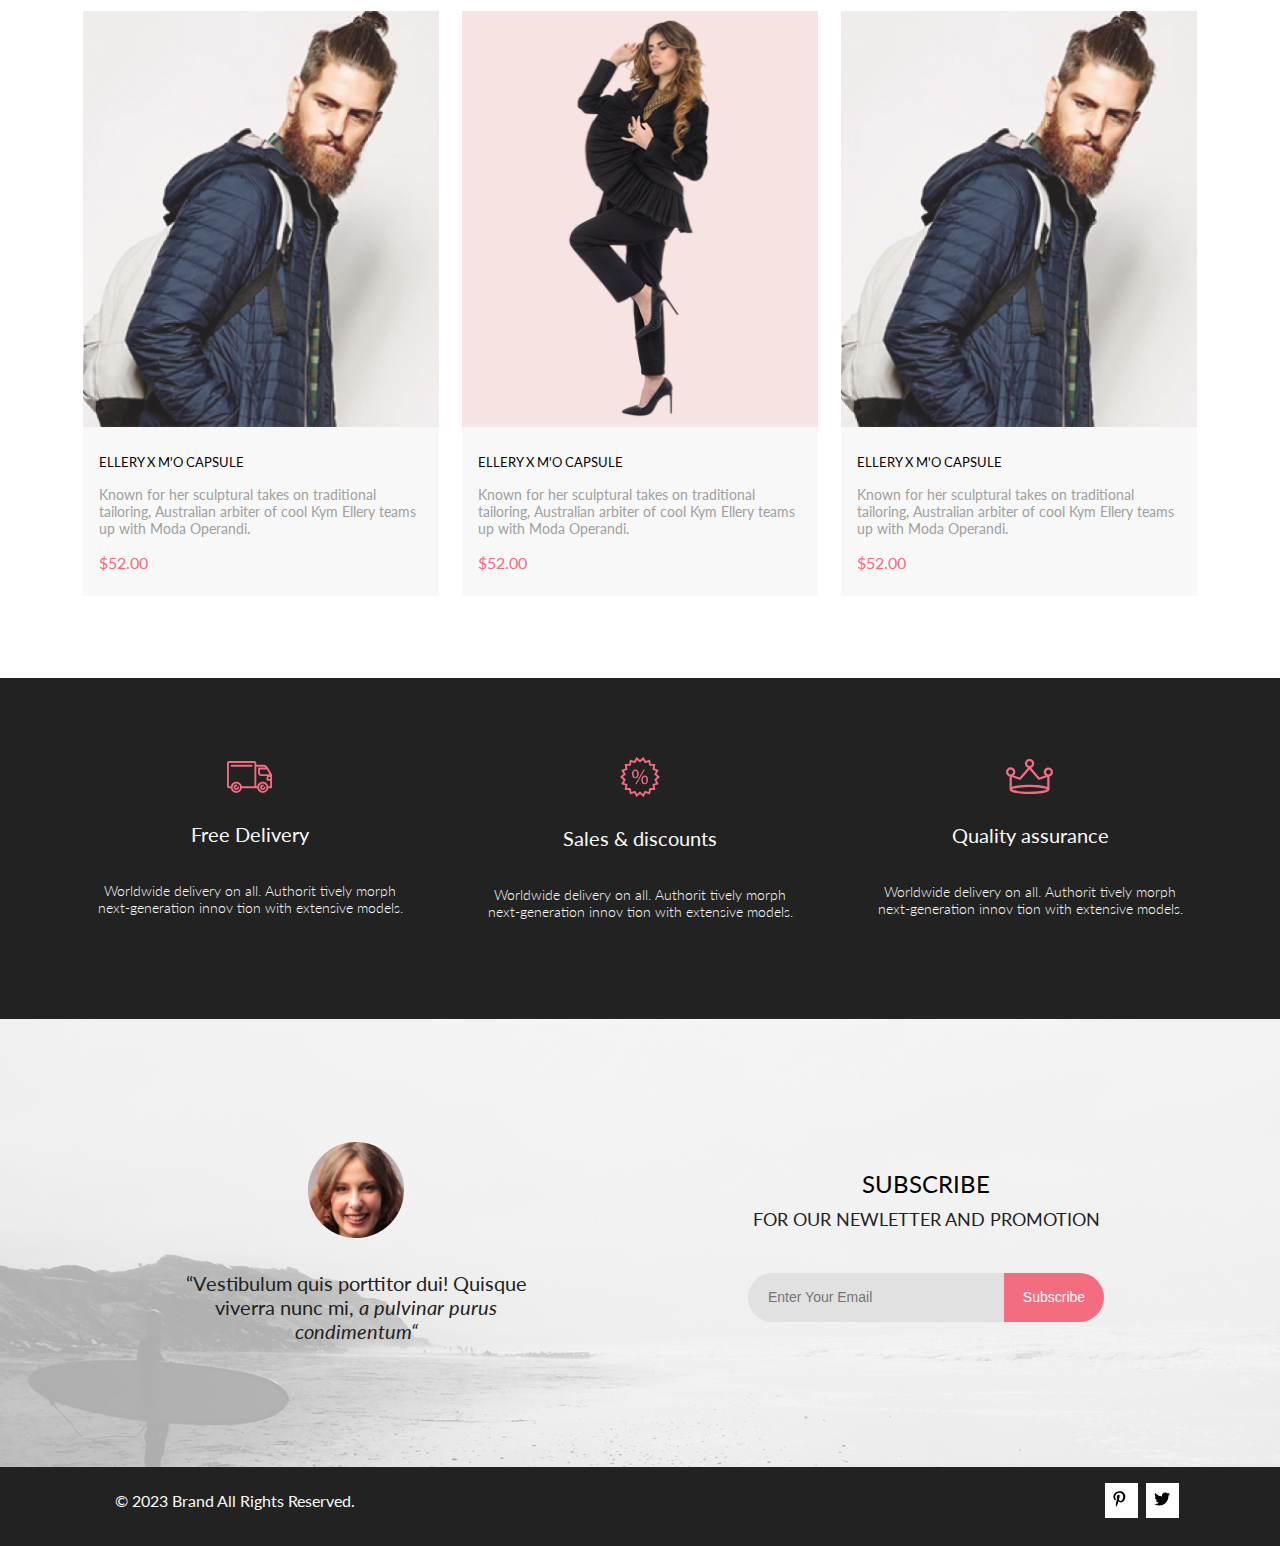
<file: task_12/catalog.html>
<!DOCTYPE html>
<html lang="en">
    <head>
        <link rel="preconnect" href="https://fonts.googleapis.com">
        <link rel="preconnect" href="https://fonts.gstatic.com" crossorigin>
        <link href="https://fonts.googleapis.com/css2?family=Lato:wght@400;700;900&family=Roboto&display=swap" rel="stylesheet">
        <meta charset="UTF-8">
        <meta name="viewport" content="width=device-width, initial-scale=1.0">
        <title>Catalog</title>
        <link rel="stylesheet" href="style.css">
    </head>
<body>
    <div class="box_content">
    <header class="header center">
     <div class="header_left">
         <a class="header_nav_cart" href="index.html"><img src="img/logo.svg" alt="logo"></a>
         <a class="header_nav_cart" href="#"><img src="img/search.svg" alt="search"></a>
     </div>    
     <nav class="header_right ">
        <div class="burger_menu">
            <label for="burger"><img src="img/menu.svg" alt="menu"></label>
            <input id="burger" type="checkbox" checked="checked">
            <nav class="nav">
                <a class="nav_heading" href="#">MENU</a>
                <div class="nav_items">
                    <a class="nav_head" href="#">MAN</a>
                    <div class="nav_link_box">
                        <a href="#" class="nav_link">Accessories</a>
                        <a href="#" class="nav_link">Bags</a>
                        <a href="#" class="nav_link">Denim</a>
                        <a href="#" class="nav_link">T-Shirts</a> 
                    </div>
                </div>
                <div class="nav_items">
                    <a class="nav_head" href="#">WOMAN</a>
                    <div class="nav_link_box">
                        <a href="#" class="nav_link">Accessories</a>
                        <a href="#" class="nav_link">Jackets & Coats</a>
                        <a href="#" class="nav_link">Polos</a>
                        <a href="#" class="nav_link">T-Shirts</a> 
                        <a href="#" class="nav_link">Shirts</a> 
                    </div>
                </div>
                <div class="nav_items">
                    <a class="nav_head" href="#">KIDS</a>
                    <div class="nav_link_box">
                        <a href="#" class="nav_link">Accessories</a>
                        <a href="#" class="nav_link">Jackets & Coats</a>
                        <a href="#" class="nav_link">Polos</a>
                        <a href="#" class="nav_link">T-Shirts</a> 
                        <a href="#" class="nav_link">Shirts</a> 
                        <a href="#" class="nav_link">Shirts</a> 
                    </div>
                </div>   
            </nav>
        </div>  
       <a class="header_nav registr" href="registration.html"><img src="img/registr.svg" alt="registrathion"></a>
       <a class="header_nav cart" href="cart.html"><img src="img/cart.svg" alt="cart"></a>
    </nav>
    </header>
    <div class="catalog_head center">
        <h2 class="catalog_head_headung">NEW ARRIVALS </h2>
        <nav class="breadcrunbs">
            <ul class="breadcrunbs__ul">
                <li class="breadcrunbs__li"><a href="#" class="breadcrunbs__link">HOME</a></li>
                <li class="breadcrunbs__li"><a href="#" class="breadcrunbs__link">MEN</a></li>
                <li class="breadcrunbs__li"><a href="#" class="breadcrunbs__link">NEW ARRIVALS</a> </li>
            </ul>
        </nav>
    </div>
    <div class="filter_sort center">
        <details class="filter">
            <summary class="filter_summary"><span class="filter_heading">FILTER</span><svg width="15" height="10" viewBox="0 0 15 10" fill="none" xmlns="http://www.w3.org/2000/svg">
                <path d="M0.833333 10H4.16667C4.625 10 5 9.625 5 9.16667C5 8.70833 4.625 8.33333 4.16667 8.33333H0.833333C0.375 8.33333 0 8.70833 0 9.16667C0 9.625 0.375 10 0.833333 10ZM0 0.833333C0 1.29167 0.375 1.66667 0.833333 1.66667H14.1667C14.625 1.66667 15 1.29167 15 0.833333C15 0.375 14.625 0 14.1667 0H0.833333C0.375 0 0 0.375 0 0.833333ZM0.833333 5.83333H9.16667C9.625 5.83333 10 5.45833 10 5C10 4.54167 9.625 4.16667 9.16667 4.16667H0.833333C0.375 4.16667 0 4.54167 0 5C0 5.45833 0.375 5.83333 0.833333 5.83333Z" fill="black"/>
                </svg>
                </summary>
                <div class="filter_content">
                    <details class="filter_item" open>
                        <summary class="filter_head">CATEGORY</summary>
                        <div class="filter_link_box">
                            <a href="#" class="filter_link">Accessories</a>
                            <a href="#" class="filter_link">Bags</a>
                            <a href="#" class="filter_link">Denim</a>
                            <a href="#" class="filter_link">Hoodies & Sweatshirts</a>
                            <a href="#" class="filter_link">Jackets & Coats</a>
                            <a href="#" class="filter_link">Polos</a>
                            <a href="#" class="filter_link">Shoes</a>
                            <a href="#" class="filter_link">Sweaters & Knits</a>
                            <a href="#" class="filter_link">T-Shirts</a>
                            <a href="#" class="filter_link">Tanks</a>
                        </div>
                    </details>    
                    <details class="filter_item">
                        <summary class="filter_head">BRAND</summary>
                        <div class="filter_link_box">
                            <a href="#" class="filter_link">Accessories</a>
                            <a href="#" class="filter_link">Bags</a>
                            <a href="#" class="filter_link">Denim</a>
                            <a href="#" class="filter_link">Hoodies & Sweatshirts</a>
                            <a href="#" class="filter_link">Jackets & Coats</a>
                            <a href="#" class="filter_link">Polos</a>
                            <a href="#" class="filter_link">Shoes</a>
                            <a href="#" class="filter_link">Sweaters & Knits</a>
                            <a href="#" class="filter_link">T-Shirts</a>
                            <a href="#" class="filter_link">Tanks</a>
                        </div>
                    </details>       
                    <details class="filter_item">
                        <summary class="filter_head">DESIGNER</summary>
                        <div class="filter_link_box">
                            <a href="#" class="filter_link">Accessories</a>
                            <a href="#" class="filter_link">Bags</a>
                            <a href="#" class="filter_link">Denim</a>
                            <a href="#" class="filter_link">Hoodies & Sweatshirts</a>
                            <a href="#" class="filter_link">Jackets & Coats</a>
                            <a href="#" class="filter_link">Polos</a>
                            <a href="#" class="filter_link">Shoes</a>
                            <a href="#" class="filter_link">Sweaters & Knits</a>
                            <a href="#" class="filter_link">T-Shirts</a>
                            <a href="#" class="filter_link">Tanks</a>
                        </div>
                    </details>
                </div>
        </details>
     <div class="sort_box center">
        <div class="sort catalog">
        <details class="sort_details">
            <summary class="sort_summary catalog">TRENDING NOW<svg width="11" height="6" viewBox="0 0 11 6" fill="none" xmlns="http://www.w3.org/2000/svg">
                <path d="M5.00214 5.64846C4.83521 5.64879 4.67343 5.59016 4.54488 5.48275L0.258102 1.88021C0.112196 1.75791 0.0204417 1.58217 0.00302325 1.39165C-0.0143952 1.20112 0.0439493 1.01143 0.165221 0.864289C0.286493 0.717149 0.460759 0.624619 0.649682 0.607053C0.838605 0.589487 1.02671 0.648325 1.17262 0.770623L5.00214 3.9985L8.83167 0.885905C8.90475 0.826055 8.98884 0.781361 9.0791 0.754391C9.16937 0.727421 9.26403 0.718707 9.35764 0.72875C9.45126 0.738794 9.54198 0.767396 9.6246 0.812913C9.70722 0.85843 9.7801 0.919965 9.83906 0.993981C9.90449 1.06806 9.95405 1.15498 9.98462 1.24927C10.0152 1.34357 10.0261 1.44321 10.0167 1.54197C10.0073 1.64073 9.97784 1.73646 9.93005 1.82318C9.88227 1.9099 9.81723 1.98573 9.73904 2.04592L5.45225 5.52598C5.32002 5.61641 5.16154 5.65954 5.00214 5.64846Z" fill="#6F6E6E"/>
                </svg>
            </summary>
        </details>

        <details class="sort_details">
            <summary class="sort_summary catalog">SIZE<svg width="11" height="6" viewBox="0 0 11 6" fill="none" xmlns="http://www.w3.org/2000/svg">
                <path d="M5.00214 5.64846C4.83521 5.64879 4.67343 5.59016 4.54488 5.48275L0.258102 1.88021C0.112196 1.75791 0.0204417 1.58217 0.00302325 1.39165C-0.0143952 1.20112 0.0439493 1.01143 0.165221 0.864289C0.286493 0.717149 0.460759 0.624619 0.649682 0.607053C0.838605 0.589487 1.02671 0.648325 1.17262 0.770623L5.00214 3.9985L8.83167 0.885905C8.90475 0.826055 8.98884 0.781361 9.0791 0.754391C9.16937 0.727421 9.26403 0.718707 9.35764 0.72875C9.45126 0.738794 9.54198 0.767396 9.6246 0.812913C9.70722 0.85843 9.7801 0.919965 9.83906 0.993981C9.90449 1.06806 9.95405 1.15498 9.98462 1.24927C10.0152 1.34357 10.0261 1.44321 10.0167 1.54197C10.0073 1.64073 9.97784 1.73646 9.93005 1.82318C9.88227 1.9099 9.81723 1.98573 9.73904 2.04592L5.45225 5.52598C5.32002 5.61641 5.16154 5.65954 5.00214 5.64846Z" fill="#6F6E6E"/>
                </svg>
                </summary>
                <div class="sort_summary_box">
                    <div class="sort_summary_check">
                        <input id="sort_check1" type="checkbox">
                        <label for="sort_check1">XS</label>
                    </div>
                    <div class="sort_summary_check">
                        <input id="sort_check2" type="checkbox">
                        <label for="sort_check2">S</label>
                    </div>
                    <div class="sort_summary_check">
                        <input id="sort_check3" type="checkbox">
                        <label for="sort_check3">M</label>
                    </div>
                    <div class="sort_summary_check">
                        <input id="sort_check4" type="checkbox">
                        <label for="sort_check4">L</label>
                    </div>
                </div>
        </details>
        <details>
            <summary class="sort_summary catalog">PRICE<svg width="11" height="6" viewBox="0 0 11 6" fill="none" xmlns="http://www.w3.org/2000/svg">
                <path d="M5.00214 5.64846C4.83521 5.64879 4.67343 5.59016 4.54488 5.48275L0.258102 1.88021C0.112196 1.75791 0.0204417 1.58217 0.00302325 1.39165C-0.0143952 1.20112 0.0439493 1.01143 0.165221 0.864289C0.286493 0.717149 0.460759 0.624619 0.649682 0.607053C0.838605 0.589487 1.02671 0.648325 1.17262 0.770623L5.00214 3.9985L8.83167 0.885905C8.90475 0.826055 8.98884 0.781361 9.0791 0.754391C9.16937 0.727421 9.26403 0.718707 9.35764 0.72875C9.45126 0.738794 9.54198 0.767396 9.6246 0.812913C9.70722 0.85843 9.7801 0.919965 9.83906 0.993981C9.90449 1.06806 9.95405 1.15498 9.98462 1.24927C10.0152 1.34357 10.0261 1.44321 10.0167 1.54197C10.0073 1.64073 9.97784 1.73646 9.93005 1.82318C9.88227 1.9099 9.81723 1.98573 9.73904 2.04592L5.45225 5.52598C5.32002 5.61641 5.16154 5.65954 5.00214 5.64846Z" fill="#6F6E6E"/>
                </svg>
                </summary>
        </details>
    </div>
    </div>
    </div>

    <section class="products_box center">
        <div class="items">
            <article class="items_product">
                <a href="#" class="items_link">
                    <img class="items_product_img" src="img/el_1.jpg" alt="product"></a>
                <div class="items_product_direc">
                    <p class="items_product_direc_name">ELLERY X M'O CAPSULE</p>
                    <p class="products_text el">Known for her sculptural takes on traditional tailoring, Australian arbiter of cool Kym Ellery teams up with Moda Operandi.</p>
                    <h6 class="items_product_direc_price">$52.00</h6>
                <div class="add_box">
                    <a href="cart.html" class="add">
                        <svg width="27" height="25" viewBox="0 0 27 25" fill="none" xmlns="http://www.w3.org/2000/svg">
                        <path d="M21.9521 23.2662H21.8397C21.2306 23.2662 20.7188 22.7666 20.6746 22.1289C20.6302 21.4602 21.1187 20.8781 21.7637 20.8341C21.7891 20.8324 21.8156 20.8315 21.8417 20.8315C22.4587 20.8315 22.9755 21.3214 23.0213 21.9482C23.0331 22.1967 22.9926 22.5509 22.7371 22.8434L22.7312 22.8502L22.7254 22.8571C22.5287 23.0907 22.2619 23.2316 21.9521 23.2662ZM8.22003 23.2599C7.56946 23.2599 7.04022 22.7169 7.04022 22.0496C7.04022 21.3827 7.56946 20.8401 8.22003 20.8401C8.87061 20.8401 9.39984 21.3827 9.39984 22.0496C9.39984 22.7169 8.87061 23.2599 8.22003 23.2599Z" fill="white"/>
                        <path d="M21.8765 22.2662C21.9215 22.2549 21.9428 22.2339 21.9605 22.2129C21.9683 22.2037 21.9761 22.1946 21.9839 22.1855C22.0204 22.1438 22.0237 22.0553 22.0229 22.0105C22.0097 21.9044 21.9189 21.8315 21.8417 21.8315C21.838 21.8315 21.8341 21.8317 21.8317 21.8318C21.7536 21.8372 21.6658 21.9409 21.6724 22.0625C21.6818 22.1793 21.7679 22.2662 21.8397 22.2662H21.8765ZM8.22003 22.2599C8.31921 22.2599 8.39984 22.1655 8.39984 22.0496C8.39984 21.9341 8.31921 21.8401 8.22003 21.8401C8.12091 21.8401 8.04022 21.9341 8.04022 22.0496C8.04022 22.1655 8.12091 22.2599 8.22003 22.2599ZM21.9999 24.2662C21.9522 24.2662 21.8883 24.2662 21.8397 24.2662C20.7021 24.2662 19.7571 23.3545 19.677 22.198C19.5969 20.9929 20.4942 19.9183 21.6957 19.8364C21.7446 19.8331 21.7933 19.8315 21.8417 19.8315C22.9804 19.8315 23.9418 20.7324 24.0195 21.8884C24.051 22.4915 23.8746 23.0612 23.4903 23.5012C23.106 23.9575 22.5768 24.2177 21.9999 24.2662ZM8.22003 24.2599C7.01581 24.2599 6.04022 23.2709 6.04022 22.0496C6.04022 20.8291 7.01581 19.8401 8.22003 19.8401C9.42419 19.8401 10.3998 20.8291 10.3998 22.0496C10.3998 23.2709 9.42419 24.2599 8.22003 24.2599ZM21.1989 17.3938H9.13354C8.70062 17.3938 8.31635 17.1005 8.2038 16.6775L4.27802 2.24768H1.52222C0.993896 2.24768 0.561035 1.80859 0.561035 1.27039C0.561035 0.733032 0.993896 0.292969 1.52222 0.292969H4.99982C5.43182 0.292969 5.8161 0.586304 5.92859 1.01025L9.85443 15.4391H20.5581L24.1149 7.13379H12.2583C11.7291 7.13379 11.2962 6.69373 11.2962 6.15649C11.2962 5.61914 11.7291 5.17908 12.2583 5.17908H25.5891C25.9095 5.17908 26.2146 5.34192 26.3901 5.61914C26.5665 5.89539 26.5989 6.23743 26.4702 6.547L22.08 16.807C21.9198 17.1653 21.5832 17.3938 21.1989 17.3938Z" fill="white"/>
                        <path d="M21.8765 22.2662C21.9215 22.2549 21.9428 22.2339 21.9605 22.2129C21.9683 22.2037 21.9761 22.1946 21.9839 22.1855C22.0204 22.1438 22.0237 22.0553 22.0229 22.0105C22.0097 21.9044 21.9189 21.8315 21.8417 21.8315C21.838 21.8315 21.8341 21.8317 21.8317 21.8318C21.7536 21.8372 21.6658 21.9409 21.6724 22.0625C21.6818 22.1793 21.7679 22.2662 21.8397 22.2662H21.8765ZM8.22003 22.2599C8.31921 22.2599 8.39984 22.1655 8.39984 22.0496C8.39984 21.9341 8.31921 21.8401 8.22003 21.8401C8.12091 21.8401 8.04022 21.9341 8.04022 22.0496C8.04022 22.1655 8.12091 22.2599 8.22003 22.2599ZM21.9999 24.2662C21.9522 24.2662 21.8883 24.2662 21.8397 24.2662C20.7021 24.2662 19.7571 23.3545 19.677 22.198C19.5969 20.9929 20.4942 19.9183 21.6957 19.8364C21.7446 19.8331 21.7933 19.8315 21.8417 19.8315C22.9804 19.8315 23.9418 20.7324 24.0195 21.8884C24.051 22.4915 23.8746 23.0612 23.4903 23.5012C23.106 23.9575 22.5768 24.2177 21.9999 24.2662ZM8.22003 24.2599C7.01581 24.2599 6.04022 23.2709 6.04022 22.0496C6.04022 20.8291 7.01581 19.8401 8.22003 19.8401C9.42419 19.8401 10.3998 20.8291 10.3998 22.0496C10.3998 23.2709 9.42419 24.2599 8.22003 24.2599ZM21.1989 17.3938H9.13354C8.70062 17.3938 8.31635 17.1005 8.2038 16.6775L4.27802 2.24768H1.52222C0.993896 2.24768 0.561035 1.80859 0.561035 1.27039C0.561035 0.733032 0.993896 0.292969 1.52222 0.292969H4.99982C5.43182 0.292969 5.8161 0.586304 5.92859 1.01025L9.85443 15.4391H20.5581L24.1149 7.13379H12.2583C11.7291 7.13379 11.2962 6.69373 11.2962 6.15649C11.2962 5.61914 11.7291 5.17908 12.2583 5.17908H25.5891C25.9095 5.17908 26.2146 5.34192 26.3901 5.61914C26.5665 5.89539 26.5989 6.23743 26.4702 6.547L22.08 16.807C21.9198 17.1653 21.5832 17.3938 21.1989 17.3938Z" fill="white"/>
                        </svg>
                        <p class="add_txt">Add to Cart</p>
                    </a>
                </div>         
                </div>
            </article>
            <article class="items_product">
                <a href="#" class="items_link">
                    <img class="items_product_img" src="img/el_2.png" alt="product"></a>
                <div class="items_product_direc">
                    <p class="items_product_direc_name">ELLERY X M'O CAPSULE</p>
                    <p class="products_text el">Known for her sculptural takes on traditional tailoring, Australian arbiter of cool Kym Ellery teams up with Moda Operandi.</p>
                    <h6 class="items_product_direc_price">$52.00</h6>
                    <div class="add_box">
                        <a href="cart.html" class="add">
                            <svg width="27" height="25" viewBox="0 0 27 25" fill="none" xmlns="http://www.w3.org/2000/svg">
                            <path d="M21.9521 23.2662H21.8397C21.2306 23.2662 20.7188 22.7666 20.6746 22.1289C20.6302 21.4602 21.1187 20.8781 21.7637 20.8341C21.7891 20.8324 21.8156 20.8315 21.8417 20.8315C22.4587 20.8315 22.9755 21.3214 23.0213 21.9482C23.0331 22.1967 22.9926 22.5509 22.7371 22.8434L22.7312 22.8502L22.7254 22.8571C22.5287 23.0907 22.2619 23.2316 21.9521 23.2662ZM8.22003 23.2599C7.56946 23.2599 7.04022 22.7169 7.04022 22.0496C7.04022 21.3827 7.56946 20.8401 8.22003 20.8401C8.87061 20.8401 9.39984 21.3827 9.39984 22.0496C9.39984 22.7169 8.87061 23.2599 8.22003 23.2599Z" fill="white"/>
                            <path d="M21.8765 22.2662C21.9215 22.2549 21.9428 22.2339 21.9605 22.2129C21.9683 22.2037 21.9761 22.1946 21.9839 22.1855C22.0204 22.1438 22.0237 22.0553 22.0229 22.0105C22.0097 21.9044 21.9189 21.8315 21.8417 21.8315C21.838 21.8315 21.8341 21.8317 21.8317 21.8318C21.7536 21.8372 21.6658 21.9409 21.6724 22.0625C21.6818 22.1793 21.7679 22.2662 21.8397 22.2662H21.8765ZM8.22003 22.2599C8.31921 22.2599 8.39984 22.1655 8.39984 22.0496C8.39984 21.9341 8.31921 21.8401 8.22003 21.8401C8.12091 21.8401 8.04022 21.9341 8.04022 22.0496C8.04022 22.1655 8.12091 22.2599 8.22003 22.2599ZM21.9999 24.2662C21.9522 24.2662 21.8883 24.2662 21.8397 24.2662C20.7021 24.2662 19.7571 23.3545 19.677 22.198C19.5969 20.9929 20.4942 19.9183 21.6957 19.8364C21.7446 19.8331 21.7933 19.8315 21.8417 19.8315C22.9804 19.8315 23.9418 20.7324 24.0195 21.8884C24.051 22.4915 23.8746 23.0612 23.4903 23.5012C23.106 23.9575 22.5768 24.2177 21.9999 24.2662ZM8.22003 24.2599C7.01581 24.2599 6.04022 23.2709 6.04022 22.0496C6.04022 20.8291 7.01581 19.8401 8.22003 19.8401C9.42419 19.8401 10.3998 20.8291 10.3998 22.0496C10.3998 23.2709 9.42419 24.2599 8.22003 24.2599ZM21.1989 17.3938H9.13354C8.70062 17.3938 8.31635 17.1005 8.2038 16.6775L4.27802 2.24768H1.52222C0.993896 2.24768 0.561035 1.80859 0.561035 1.27039C0.561035 0.733032 0.993896 0.292969 1.52222 0.292969H4.99982C5.43182 0.292969 5.8161 0.586304 5.92859 1.01025L9.85443 15.4391H20.5581L24.1149 7.13379H12.2583C11.7291 7.13379 11.2962 6.69373 11.2962 6.15649C11.2962 5.61914 11.7291 5.17908 12.2583 5.17908H25.5891C25.9095 5.17908 26.2146 5.34192 26.3901 5.61914C26.5665 5.89539 26.5989 6.23743 26.4702 6.547L22.08 16.807C21.9198 17.1653 21.5832 17.3938 21.1989 17.3938Z" fill="white"/>
                            <path d="M21.8765 22.2662C21.9215 22.2549 21.9428 22.2339 21.9605 22.2129C21.9683 22.2037 21.9761 22.1946 21.9839 22.1855C22.0204 22.1438 22.0237 22.0553 22.0229 22.0105C22.0097 21.9044 21.9189 21.8315 21.8417 21.8315C21.838 21.8315 21.8341 21.8317 21.8317 21.8318C21.7536 21.8372 21.6658 21.9409 21.6724 22.0625C21.6818 22.1793 21.7679 22.2662 21.8397 22.2662H21.8765ZM8.22003 22.2599C8.31921 22.2599 8.39984 22.1655 8.39984 22.0496C8.39984 21.9341 8.31921 21.8401 8.22003 21.8401C8.12091 21.8401 8.04022 21.9341 8.04022 22.0496C8.04022 22.1655 8.12091 22.2599 8.22003 22.2599ZM21.9999 24.2662C21.9522 24.2662 21.8883 24.2662 21.8397 24.2662C20.7021 24.2662 19.7571 23.3545 19.677 22.198C19.5969 20.9929 20.4942 19.9183 21.6957 19.8364C21.7446 19.8331 21.7933 19.8315 21.8417 19.8315C22.9804 19.8315 23.9418 20.7324 24.0195 21.8884C24.051 22.4915 23.8746 23.0612 23.4903 23.5012C23.106 23.9575 22.5768 24.2177 21.9999 24.2662ZM8.22003 24.2599C7.01581 24.2599 6.04022 23.2709 6.04022 22.0496C6.04022 20.8291 7.01581 19.8401 8.22003 19.8401C9.42419 19.8401 10.3998 20.8291 10.3998 22.0496C10.3998 23.2709 9.42419 24.2599 8.22003 24.2599ZM21.1989 17.3938H9.13354C8.70062 17.3938 8.31635 17.1005 8.2038 16.6775L4.27802 2.24768H1.52222C0.993896 2.24768 0.561035 1.80859 0.561035 1.27039C0.561035 0.733032 0.993896 0.292969 1.52222 0.292969H4.99982C5.43182 0.292969 5.8161 0.586304 5.92859 1.01025L9.85443 15.4391H20.5581L24.1149 7.13379H12.2583C11.7291 7.13379 11.2962 6.69373 11.2962 6.15649C11.2962 5.61914 11.7291 5.17908 12.2583 5.17908H25.5891C25.9095 5.17908 26.2146 5.34192 26.3901 5.61914C26.5665 5.89539 26.5989 6.23743 26.4702 6.547L22.08 16.807C21.9198 17.1653 21.5832 17.3938 21.1989 17.3938Z" fill="white"/>
                            </svg>
                            <p class="add_txt">Add to Cart</p>
                        </a>
                    </div>        
                </div>
                
            </article>
            <article class="items_product">
                <a href="#" class="items_link">
                     <img class="items_product_img" src="img/el_3.png" alt="product"></a>
                <div class="items_product_direc">
                    <p class="items_product_direc_name">ELLERY X M'O CAPSULE</p>
                    <p class="products_text el">Known for her sculptural takes on traditional tailoring, Australian arbiter of cool Kym Ellery teams up with Moda Operandi.</p>
                    <h6 class="items_product_direc_price">$52.00</h6> 
                    <div class="add_box">
                        <a href="cart.html" class="add">
                            <svg width="27" height="25" viewBox="0 0 27 25" fill="none" xmlns="http://www.w3.org/2000/svg">
                            <path d="M21.9521 23.2662H21.8397C21.2306 23.2662 20.7188 22.7666 20.6746 22.1289C20.6302 21.4602 21.1187 20.8781 21.7637 20.8341C21.7891 20.8324 21.8156 20.8315 21.8417 20.8315C22.4587 20.8315 22.9755 21.3214 23.0213 21.9482C23.0331 22.1967 22.9926 22.5509 22.7371 22.8434L22.7312 22.8502L22.7254 22.8571C22.5287 23.0907 22.2619 23.2316 21.9521 23.2662ZM8.22003 23.2599C7.56946 23.2599 7.04022 22.7169 7.04022 22.0496C7.04022 21.3827 7.56946 20.8401 8.22003 20.8401C8.87061 20.8401 9.39984 21.3827 9.39984 22.0496C9.39984 22.7169 8.87061 23.2599 8.22003 23.2599Z" fill="white"/>
                            <path d="M21.8765 22.2662C21.9215 22.2549 21.9428 22.2339 21.9605 22.2129C21.9683 22.2037 21.9761 22.1946 21.9839 22.1855C22.0204 22.1438 22.0237 22.0553 22.0229 22.0105C22.0097 21.9044 21.9189 21.8315 21.8417 21.8315C21.838 21.8315 21.8341 21.8317 21.8317 21.8318C21.7536 21.8372 21.6658 21.9409 21.6724 22.0625C21.6818 22.1793 21.7679 22.2662 21.8397 22.2662H21.8765ZM8.22003 22.2599C8.31921 22.2599 8.39984 22.1655 8.39984 22.0496C8.39984 21.9341 8.31921 21.8401 8.22003 21.8401C8.12091 21.8401 8.04022 21.9341 8.04022 22.0496C8.04022 22.1655 8.12091 22.2599 8.22003 22.2599ZM21.9999 24.2662C21.9522 24.2662 21.8883 24.2662 21.8397 24.2662C20.7021 24.2662 19.7571 23.3545 19.677 22.198C19.5969 20.9929 20.4942 19.9183 21.6957 19.8364C21.7446 19.8331 21.7933 19.8315 21.8417 19.8315C22.9804 19.8315 23.9418 20.7324 24.0195 21.8884C24.051 22.4915 23.8746 23.0612 23.4903 23.5012C23.106 23.9575 22.5768 24.2177 21.9999 24.2662ZM8.22003 24.2599C7.01581 24.2599 6.04022 23.2709 6.04022 22.0496C6.04022 20.8291 7.01581 19.8401 8.22003 19.8401C9.42419 19.8401 10.3998 20.8291 10.3998 22.0496C10.3998 23.2709 9.42419 24.2599 8.22003 24.2599ZM21.1989 17.3938H9.13354C8.70062 17.3938 8.31635 17.1005 8.2038 16.6775L4.27802 2.24768H1.52222C0.993896 2.24768 0.561035 1.80859 0.561035 1.27039C0.561035 0.733032 0.993896 0.292969 1.52222 0.292969H4.99982C5.43182 0.292969 5.8161 0.586304 5.92859 1.01025L9.85443 15.4391H20.5581L24.1149 7.13379H12.2583C11.7291 7.13379 11.2962 6.69373 11.2962 6.15649C11.2962 5.61914 11.7291 5.17908 12.2583 5.17908H25.5891C25.9095 5.17908 26.2146 5.34192 26.3901 5.61914C26.5665 5.89539 26.5989 6.23743 26.4702 6.547L22.08 16.807C21.9198 17.1653 21.5832 17.3938 21.1989 17.3938Z" fill="white"/>
                            <path d="M21.8765 22.2662C21.9215 22.2549 21.9428 22.2339 21.9605 22.2129C21.9683 22.2037 21.9761 22.1946 21.9839 22.1855C22.0204 22.1438 22.0237 22.0553 22.0229 22.0105C22.0097 21.9044 21.9189 21.8315 21.8417 21.8315C21.838 21.8315 21.8341 21.8317 21.8317 21.8318C21.7536 21.8372 21.6658 21.9409 21.6724 22.0625C21.6818 22.1793 21.7679 22.2662 21.8397 22.2662H21.8765ZM8.22003 22.2599C8.31921 22.2599 8.39984 22.1655 8.39984 22.0496C8.39984 21.9341 8.31921 21.8401 8.22003 21.8401C8.12091 21.8401 8.04022 21.9341 8.04022 22.0496C8.04022 22.1655 8.12091 22.2599 8.22003 22.2599ZM21.9999 24.2662C21.9522 24.2662 21.8883 24.2662 21.8397 24.2662C20.7021 24.2662 19.7571 23.3545 19.677 22.198C19.5969 20.9929 20.4942 19.9183 21.6957 19.8364C21.7446 19.8331 21.7933 19.8315 21.8417 19.8315C22.9804 19.8315 23.9418 20.7324 24.0195 21.8884C24.051 22.4915 23.8746 23.0612 23.4903 23.5012C23.106 23.9575 22.5768 24.2177 21.9999 24.2662ZM8.22003 24.2599C7.01581 24.2599 6.04022 23.2709 6.04022 22.0496C6.04022 20.8291 7.01581 19.8401 8.22003 19.8401C9.42419 19.8401 10.3998 20.8291 10.3998 22.0496C10.3998 23.2709 9.42419 24.2599 8.22003 24.2599ZM21.1989 17.3938H9.13354C8.70062 17.3938 8.31635 17.1005 8.2038 16.6775L4.27802 2.24768H1.52222C0.993896 2.24768 0.561035 1.80859 0.561035 1.27039C0.561035 0.733032 0.993896 0.292969 1.52222 0.292969H4.99982C5.43182 0.292969 5.8161 0.586304 5.92859 1.01025L9.85443 15.4391H20.5581L24.1149 7.13379H12.2583C11.7291 7.13379 11.2962 6.69373 11.2962 6.15649C11.2962 5.61914 11.7291 5.17908 12.2583 5.17908H25.5891C25.9095 5.17908 26.2146 5.34192 26.3901 5.61914C26.5665 5.89539 26.5989 6.23743 26.4702 6.547L22.08 16.807C21.9198 17.1653 21.5832 17.3938 21.1989 17.3938Z" fill="white"/>
                            </svg>
                            <p class="add_txt">Add to Cart</p>       
                        </a>
                    </div>        
                </div>
            </article>
            <article class="items_product">
                <a href="#" class="items_link">
                    <img class="items_product_img" src="img/el_1.jpg" alt="product"></a> 
                <div class="items_product_direc">
                    <p class="items_product_direc_name">ELLERY X M'O CAPSULE</p>
                    <p class="products_text el">Known for her sculptural takes on traditional tailoring, Australian arbiter of cool Kym Ellery teams up with Moda Operandi.</p>
                    <h6 class="items_product_direc_price">$52.00</h6>   
                    <div class="add_box">
                        <a href="cart.html" class="add">
                            <svg width="27" height="25" viewBox="0 0 27 25" fill="none" xmlns="http://www.w3.org/2000/svg">
                            <path d="M21.9521 23.2662H21.8397C21.2306 23.2662 20.7188 22.7666 20.6746 22.1289C20.6302 21.4602 21.1187 20.8781 21.7637 20.8341C21.7891 20.8324 21.8156 20.8315 21.8417 20.8315C22.4587 20.8315 22.9755 21.3214 23.0213 21.9482C23.0331 22.1967 22.9926 22.5509 22.7371 22.8434L22.7312 22.8502L22.7254 22.8571C22.5287 23.0907 22.2619 23.2316 21.9521 23.2662ZM8.22003 23.2599C7.56946 23.2599 7.04022 22.7169 7.04022 22.0496C7.04022 21.3827 7.56946 20.8401 8.22003 20.8401C8.87061 20.8401 9.39984 21.3827 9.39984 22.0496C9.39984 22.7169 8.87061 23.2599 8.22003 23.2599Z" fill="white"/>
                            <path d="M21.8765 22.2662C21.9215 22.2549 21.9428 22.2339 21.9605 22.2129C21.9683 22.2037 21.9761 22.1946 21.9839 22.1855C22.0204 22.1438 22.0237 22.0553 22.0229 22.0105C22.0097 21.9044 21.9189 21.8315 21.8417 21.8315C21.838 21.8315 21.8341 21.8317 21.8317 21.8318C21.7536 21.8372 21.6658 21.9409 21.6724 22.0625C21.6818 22.1793 21.7679 22.2662 21.8397 22.2662H21.8765ZM8.22003 22.2599C8.31921 22.2599 8.39984 22.1655 8.39984 22.0496C8.39984 21.9341 8.31921 21.8401 8.22003 21.8401C8.12091 21.8401 8.04022 21.9341 8.04022 22.0496C8.04022 22.1655 8.12091 22.2599 8.22003 22.2599ZM21.9999 24.2662C21.9522 24.2662 21.8883 24.2662 21.8397 24.2662C20.7021 24.2662 19.7571 23.3545 19.677 22.198C19.5969 20.9929 20.4942 19.9183 21.6957 19.8364C21.7446 19.8331 21.7933 19.8315 21.8417 19.8315C22.9804 19.8315 23.9418 20.7324 24.0195 21.8884C24.051 22.4915 23.8746 23.0612 23.4903 23.5012C23.106 23.9575 22.5768 24.2177 21.9999 24.2662ZM8.22003 24.2599C7.01581 24.2599 6.04022 23.2709 6.04022 22.0496C6.04022 20.8291 7.01581 19.8401 8.22003 19.8401C9.42419 19.8401 10.3998 20.8291 10.3998 22.0496C10.3998 23.2709 9.42419 24.2599 8.22003 24.2599ZM21.1989 17.3938H9.13354C8.70062 17.3938 8.31635 17.1005 8.2038 16.6775L4.27802 2.24768H1.52222C0.993896 2.24768 0.561035 1.80859 0.561035 1.27039C0.561035 0.733032 0.993896 0.292969 1.52222 0.292969H4.99982C5.43182 0.292969 5.8161 0.586304 5.92859 1.01025L9.85443 15.4391H20.5581L24.1149 7.13379H12.2583C11.7291 7.13379 11.2962 6.69373 11.2962 6.15649C11.2962 5.61914 11.7291 5.17908 12.2583 5.17908H25.5891C25.9095 5.17908 26.2146 5.34192 26.3901 5.61914C26.5665 5.89539 26.5989 6.23743 26.4702 6.547L22.08 16.807C21.9198 17.1653 21.5832 17.3938 21.1989 17.3938Z" fill="white"/>
                            <path d="M21.8765 22.2662C21.9215 22.2549 21.9428 22.2339 21.9605 22.2129C21.9683 22.2037 21.9761 22.1946 21.9839 22.1855C22.0204 22.1438 22.0237 22.0553 22.0229 22.0105C22.0097 21.9044 21.9189 21.8315 21.8417 21.8315C21.838 21.8315 21.8341 21.8317 21.8317 21.8318C21.7536 21.8372 21.6658 21.9409 21.6724 22.0625C21.6818 22.1793 21.7679 22.2662 21.8397 22.2662H21.8765ZM8.22003 22.2599C8.31921 22.2599 8.39984 22.1655 8.39984 22.0496C8.39984 21.9341 8.31921 21.8401 8.22003 21.8401C8.12091 21.8401 8.04022 21.9341 8.04022 22.0496C8.04022 22.1655 8.12091 22.2599 8.22003 22.2599ZM21.9999 24.2662C21.9522 24.2662 21.8883 24.2662 21.8397 24.2662C20.7021 24.2662 19.7571 23.3545 19.677 22.198C19.5969 20.9929 20.4942 19.9183 21.6957 19.8364C21.7446 19.8331 21.7933 19.8315 21.8417 19.8315C22.9804 19.8315 23.9418 20.7324 24.0195 21.8884C24.051 22.4915 23.8746 23.0612 23.4903 23.5012C23.106 23.9575 22.5768 24.2177 21.9999 24.2662ZM8.22003 24.2599C7.01581 24.2599 6.04022 23.2709 6.04022 22.0496C6.04022 20.8291 7.01581 19.8401 8.22003 19.8401C9.42419 19.8401 10.3998 20.8291 10.3998 22.0496C10.3998 23.2709 9.42419 24.2599 8.22003 24.2599ZM21.1989 17.3938H9.13354C8.70062 17.3938 8.31635 17.1005 8.2038 16.6775L4.27802 2.24768H1.52222C0.993896 2.24768 0.561035 1.80859 0.561035 1.27039C0.561035 0.733032 0.993896 0.292969 1.52222 0.292969H4.99982C5.43182 0.292969 5.8161 0.586304 5.92859 1.01025L9.85443 15.4391H20.5581L24.1149 7.13379H12.2583C11.7291 7.13379 11.2962 6.69373 11.2962 6.15649C11.2962 5.61914 11.7291 5.17908 12.2583 5.17908H25.5891C25.9095 5.17908 26.2146 5.34192 26.3901 5.61914C26.5665 5.89539 26.5989 6.23743 26.4702 6.547L22.08 16.807C21.9198 17.1653 21.5832 17.3938 21.1989 17.3938Z" fill="white"/>
                            </svg>
                            <p class="add_txt">Add to Cart</p>
                        </a>
                    </div>         
                </div>
                              
            </article>
            <article class="items_product">
                <a href="#" class="items_link">
                    <img class="items_product_img" src="img/el_2.png" alt="product"></a> 
                <div class="items_product_direc">
                    <p class="items_product_direc_name">ELLERY X M'O CAPSULE</p>
                    <p class="products_text el">Known for her sculptural takes on traditional tailoring, Australian arbiter of cool Kym Ellery teams up with Moda Operandi.</p>
                    <h6 class="items_product_direc_price">$52.00</h6>
                    <div class="add_box">
                        <a href="cart.html" class="add">
                            <svg width="27" height="25" viewBox="0 0 27 25" fill="none" xmlns="http://www.w3.org/2000/svg">
                            <path d="M21.9521 23.2662H21.8397C21.2306 23.2662 20.7188 22.7666 20.6746 22.1289C20.6302 21.4602 21.1187 20.8781 21.7637 20.8341C21.7891 20.8324 21.8156 20.8315 21.8417 20.8315C22.4587 20.8315 22.9755 21.3214 23.0213 21.9482C23.0331 22.1967 22.9926 22.5509 22.7371 22.8434L22.7312 22.8502L22.7254 22.8571C22.5287 23.0907 22.2619 23.2316 21.9521 23.2662ZM8.22003 23.2599C7.56946 23.2599 7.04022 22.7169 7.04022 22.0496C7.04022 21.3827 7.56946 20.8401 8.22003 20.8401C8.87061 20.8401 9.39984 21.3827 9.39984 22.0496C9.39984 22.7169 8.87061 23.2599 8.22003 23.2599Z" fill="white"/>
                            <path d="M21.8765 22.2662C21.9215 22.2549 21.9428 22.2339 21.9605 22.2129C21.9683 22.2037 21.9761 22.1946 21.9839 22.1855C22.0204 22.1438 22.0237 22.0553 22.0229 22.0105C22.0097 21.9044 21.9189 21.8315 21.8417 21.8315C21.838 21.8315 21.8341 21.8317 21.8317 21.8318C21.7536 21.8372 21.6658 21.9409 21.6724 22.0625C21.6818 22.1793 21.7679 22.2662 21.8397 22.2662H21.8765ZM8.22003 22.2599C8.31921 22.2599 8.39984 22.1655 8.39984 22.0496C8.39984 21.9341 8.31921 21.8401 8.22003 21.8401C8.12091 21.8401 8.04022 21.9341 8.04022 22.0496C8.04022 22.1655 8.12091 22.2599 8.22003 22.2599ZM21.9999 24.2662C21.9522 24.2662 21.8883 24.2662 21.8397 24.2662C20.7021 24.2662 19.7571 23.3545 19.677 22.198C19.5969 20.9929 20.4942 19.9183 21.6957 19.8364C21.7446 19.8331 21.7933 19.8315 21.8417 19.8315C22.9804 19.8315 23.9418 20.7324 24.0195 21.8884C24.051 22.4915 23.8746 23.0612 23.4903 23.5012C23.106 23.9575 22.5768 24.2177 21.9999 24.2662ZM8.22003 24.2599C7.01581 24.2599 6.04022 23.2709 6.04022 22.0496C6.04022 20.8291 7.01581 19.8401 8.22003 19.8401C9.42419 19.8401 10.3998 20.8291 10.3998 22.0496C10.3998 23.2709 9.42419 24.2599 8.22003 24.2599ZM21.1989 17.3938H9.13354C8.70062 17.3938 8.31635 17.1005 8.2038 16.6775L4.27802 2.24768H1.52222C0.993896 2.24768 0.561035 1.80859 0.561035 1.27039C0.561035 0.733032 0.993896 0.292969 1.52222 0.292969H4.99982C5.43182 0.292969 5.8161 0.586304 5.92859 1.01025L9.85443 15.4391H20.5581L24.1149 7.13379H12.2583C11.7291 7.13379 11.2962 6.69373 11.2962 6.15649C11.2962 5.61914 11.7291 5.17908 12.2583 5.17908H25.5891C25.9095 5.17908 26.2146 5.34192 26.3901 5.61914C26.5665 5.89539 26.5989 6.23743 26.4702 6.547L22.08 16.807C21.9198 17.1653 21.5832 17.3938 21.1989 17.3938Z" fill="white"/>
                            <path d="M21.8765 22.2662C21.9215 22.2549 21.9428 22.2339 21.9605 22.2129C21.9683 22.2037 21.9761 22.1946 21.9839 22.1855C22.0204 22.1438 22.0237 22.0553 22.0229 22.0105C22.0097 21.9044 21.9189 21.8315 21.8417 21.8315C21.838 21.8315 21.8341 21.8317 21.8317 21.8318C21.7536 21.8372 21.6658 21.9409 21.6724 22.0625C21.6818 22.1793 21.7679 22.2662 21.8397 22.2662H21.8765ZM8.22003 22.2599C8.31921 22.2599 8.39984 22.1655 8.39984 22.0496C8.39984 21.9341 8.31921 21.8401 8.22003 21.8401C8.12091 21.8401 8.04022 21.9341 8.04022 22.0496C8.04022 22.1655 8.12091 22.2599 8.22003 22.2599ZM21.9999 24.2662C21.9522 24.2662 21.8883 24.2662 21.8397 24.2662C20.7021 24.2662 19.7571 23.3545 19.677 22.198C19.5969 20.9929 20.4942 19.9183 21.6957 19.8364C21.7446 19.8331 21.7933 19.8315 21.8417 19.8315C22.9804 19.8315 23.9418 20.7324 24.0195 21.8884C24.051 22.4915 23.8746 23.0612 23.4903 23.5012C23.106 23.9575 22.5768 24.2177 21.9999 24.2662ZM8.22003 24.2599C7.01581 24.2599 6.04022 23.2709 6.04022 22.0496C6.04022 20.8291 7.01581 19.8401 8.22003 19.8401C9.42419 19.8401 10.3998 20.8291 10.3998 22.0496C10.3998 23.2709 9.42419 24.2599 8.22003 24.2599ZM21.1989 17.3938H9.13354C8.70062 17.3938 8.31635 17.1005 8.2038 16.6775L4.27802 2.24768H1.52222C0.993896 2.24768 0.561035 1.80859 0.561035 1.27039C0.561035 0.733032 0.993896 0.292969 1.52222 0.292969H4.99982C5.43182 0.292969 5.8161 0.586304 5.92859 1.01025L9.85443 15.4391H20.5581L24.1149 7.13379H12.2583C11.7291 7.13379 11.2962 6.69373 11.2962 6.15649C11.2962 5.61914 11.7291 5.17908 12.2583 5.17908H25.5891C25.9095 5.17908 26.2146 5.34192 26.3901 5.61914C26.5665 5.89539 26.5989 6.23743 26.4702 6.547L22.08 16.807C21.9198 17.1653 21.5832 17.3938 21.1989 17.3938Z" fill="white"/>
                            </svg>
                            <p class="add_txt">Add to Cart</p>
                        </a>
                    </div> 
                </div>
                             
            </article>
            <article class="items_product">
                <a href="#" class="items_link">
                    <img class="items_product_img" src="img/el_3.png" alt="product"></a> 
                <div class="items_product_direc">
                    <p class="items_product_direc_name">ELLERY X M'O CAPSULE</p>
                    <p class="products_text el">Known for her sculptural takes on traditional tailoring, Australian arbiter of cool Kym Ellery teams up with Moda Operandi.</p>
                    <h6 class="items_product_direc_price">$52.00</h6>   
                    <div class="add_box">
                        <a href="cart.html" class="add">
                            <svg width="27" height="25" viewBox="0 0 27 25" fill="none" xmlns="http://www.w3.org/2000/svg">
                            <path d="M21.9521 23.2662H21.8397C21.2306 23.2662 20.7188 22.7666 20.6746 22.1289C20.6302 21.4602 21.1187 20.8781 21.7637 20.8341C21.7891 20.8324 21.8156 20.8315 21.8417 20.8315C22.4587 20.8315 22.9755 21.3214 23.0213 21.9482C23.0331 22.1967 22.9926 22.5509 22.7371 22.8434L22.7312 22.8502L22.7254 22.8571C22.5287 23.0907 22.2619 23.2316 21.9521 23.2662ZM8.22003 23.2599C7.56946 23.2599 7.04022 22.7169 7.04022 22.0496C7.04022 21.3827 7.56946 20.8401 8.22003 20.8401C8.87061 20.8401 9.39984 21.3827 9.39984 22.0496C9.39984 22.7169 8.87061 23.2599 8.22003 23.2599Z" fill="white"/>
                            <path d="M21.8765 22.2662C21.9215 22.2549 21.9428 22.2339 21.9605 22.2129C21.9683 22.2037 21.9761 22.1946 21.9839 22.1855C22.0204 22.1438 22.0237 22.0553 22.0229 22.0105C22.0097 21.9044 21.9189 21.8315 21.8417 21.8315C21.838 21.8315 21.8341 21.8317 21.8317 21.8318C21.7536 21.8372 21.6658 21.9409 21.6724 22.0625C21.6818 22.1793 21.7679 22.2662 21.8397 22.2662H21.8765ZM8.22003 22.2599C8.31921 22.2599 8.39984 22.1655 8.39984 22.0496C8.39984 21.9341 8.31921 21.8401 8.22003 21.8401C8.12091 21.8401 8.04022 21.9341 8.04022 22.0496C8.04022 22.1655 8.12091 22.2599 8.22003 22.2599ZM21.9999 24.2662C21.9522 24.2662 21.8883 24.2662 21.8397 24.2662C20.7021 24.2662 19.7571 23.3545 19.677 22.198C19.5969 20.9929 20.4942 19.9183 21.6957 19.8364C21.7446 19.8331 21.7933 19.8315 21.8417 19.8315C22.9804 19.8315 23.9418 20.7324 24.0195 21.8884C24.051 22.4915 23.8746 23.0612 23.4903 23.5012C23.106 23.9575 22.5768 24.2177 21.9999 24.2662ZM8.22003 24.2599C7.01581 24.2599 6.04022 23.2709 6.04022 22.0496C6.04022 20.8291 7.01581 19.8401 8.22003 19.8401C9.42419 19.8401 10.3998 20.8291 10.3998 22.0496C10.3998 23.2709 9.42419 24.2599 8.22003 24.2599ZM21.1989 17.3938H9.13354C8.70062 17.3938 8.31635 17.1005 8.2038 16.6775L4.27802 2.24768H1.52222C0.993896 2.24768 0.561035 1.80859 0.561035 1.27039C0.561035 0.733032 0.993896 0.292969 1.52222 0.292969H4.99982C5.43182 0.292969 5.8161 0.586304 5.92859 1.01025L9.85443 15.4391H20.5581L24.1149 7.13379H12.2583C11.7291 7.13379 11.2962 6.69373 11.2962 6.15649C11.2962 5.61914 11.7291 5.17908 12.2583 5.17908H25.5891C25.9095 5.17908 26.2146 5.34192 26.3901 5.61914C26.5665 5.89539 26.5989 6.23743 26.4702 6.547L22.08 16.807C21.9198 17.1653 21.5832 17.3938 21.1989 17.3938Z" fill="white"/>
                            <path d="M21.8765 22.2662C21.9215 22.2549 21.9428 22.2339 21.9605 22.2129C21.9683 22.2037 21.9761 22.1946 21.9839 22.1855C22.0204 22.1438 22.0237 22.0553 22.0229 22.0105C22.0097 21.9044 21.9189 21.8315 21.8417 21.8315C21.838 21.8315 21.8341 21.8317 21.8317 21.8318C21.7536 21.8372 21.6658 21.9409 21.6724 22.0625C21.6818 22.1793 21.7679 22.2662 21.8397 22.2662H21.8765ZM8.22003 22.2599C8.31921 22.2599 8.39984 22.1655 8.39984 22.0496C8.39984 21.9341 8.31921 21.8401 8.22003 21.8401C8.12091 21.8401 8.04022 21.9341 8.04022 22.0496C8.04022 22.1655 8.12091 22.2599 8.22003 22.2599ZM21.9999 24.2662C21.9522 24.2662 21.8883 24.2662 21.8397 24.2662C20.7021 24.2662 19.7571 23.3545 19.677 22.198C19.5969 20.9929 20.4942 19.9183 21.6957 19.8364C21.7446 19.8331 21.7933 19.8315 21.8417 19.8315C22.9804 19.8315 23.9418 20.7324 24.0195 21.8884C24.051 22.4915 23.8746 23.0612 23.4903 23.5012C23.106 23.9575 22.5768 24.2177 21.9999 24.2662ZM8.22003 24.2599C7.01581 24.2599 6.04022 23.2709 6.04022 22.0496C6.04022 20.8291 7.01581 19.8401 8.22003 19.8401C9.42419 19.8401 10.3998 20.8291 10.3998 22.0496C10.3998 23.2709 9.42419 24.2599 8.22003 24.2599ZM21.1989 17.3938H9.13354C8.70062 17.3938 8.31635 17.1005 8.2038 16.6775L4.27802 2.24768H1.52222C0.993896 2.24768 0.561035 1.80859 0.561035 1.27039C0.561035 0.733032 0.993896 0.292969 1.52222 0.292969H4.99982C5.43182 0.292969 5.8161 0.586304 5.92859 1.01025L9.85443 15.4391H20.5581L24.1149 7.13379H12.2583C11.7291 7.13379 11.2962 6.69373 11.2962 6.15649C11.2962 5.61914 11.7291 5.17908 12.2583 5.17908H25.5891C25.9095 5.17908 26.2146 5.34192 26.3901 5.61914C26.5665 5.89539 26.5989 6.23743 26.4702 6.547L22.08 16.807C21.9198 17.1653 21.5832 17.3938 21.1989 17.3938Z" fill="white"/>
                            </svg>
                            <p class="add_txt">Add to Cart</p>
                        </a>
                    </div>          
                </div>
                               
            </article>
            <article class="items_product">
                <a href="#" class="items_link">
                    <img class="items_product_img" src="img/el_1.jpg" alt="product"></a>
                <div class="items_product_direc">
                    <p class="items_product_direc_name">ELLERY X M'O CAPSULE</p>
                    <p class="products_text el">Known for her sculptural takes on traditional tailoring, Australian arbiter of cool Kym Ellery teams up with Moda Operandi.</p>
                    <h6 class="items_product_direc_price">$52.00</h6>
                <div class="add_box">
                    <a href="cart.html" class="add">
                        <svg width="27" height="25" viewBox="0 0 27 25" fill="none" xmlns="http://www.w3.org/2000/svg">
                        <path d="M21.9521 23.2662H21.8397C21.2306 23.2662 20.7188 22.7666 20.6746 22.1289C20.6302 21.4602 21.1187 20.8781 21.7637 20.8341C21.7891 20.8324 21.8156 20.8315 21.8417 20.8315C22.4587 20.8315 22.9755 21.3214 23.0213 21.9482C23.0331 22.1967 22.9926 22.5509 22.7371 22.8434L22.7312 22.8502L22.7254 22.8571C22.5287 23.0907 22.2619 23.2316 21.9521 23.2662ZM8.22003 23.2599C7.56946 23.2599 7.04022 22.7169 7.04022 22.0496C7.04022 21.3827 7.56946 20.8401 8.22003 20.8401C8.87061 20.8401 9.39984 21.3827 9.39984 22.0496C9.39984 22.7169 8.87061 23.2599 8.22003 23.2599Z" fill="white"/>
                        <path d="M21.8765 22.2662C21.9215 22.2549 21.9428 22.2339 21.9605 22.2129C21.9683 22.2037 21.9761 22.1946 21.9839 22.1855C22.0204 22.1438 22.0237 22.0553 22.0229 22.0105C22.0097 21.9044 21.9189 21.8315 21.8417 21.8315C21.838 21.8315 21.8341 21.8317 21.8317 21.8318C21.7536 21.8372 21.6658 21.9409 21.6724 22.0625C21.6818 22.1793 21.7679 22.2662 21.8397 22.2662H21.8765ZM8.22003 22.2599C8.31921 22.2599 8.39984 22.1655 8.39984 22.0496C8.39984 21.9341 8.31921 21.8401 8.22003 21.8401C8.12091 21.8401 8.04022 21.9341 8.04022 22.0496C8.04022 22.1655 8.12091 22.2599 8.22003 22.2599ZM21.9999 24.2662C21.9522 24.2662 21.8883 24.2662 21.8397 24.2662C20.7021 24.2662 19.7571 23.3545 19.677 22.198C19.5969 20.9929 20.4942 19.9183 21.6957 19.8364C21.7446 19.8331 21.7933 19.8315 21.8417 19.8315C22.9804 19.8315 23.9418 20.7324 24.0195 21.8884C24.051 22.4915 23.8746 23.0612 23.4903 23.5012C23.106 23.9575 22.5768 24.2177 21.9999 24.2662ZM8.22003 24.2599C7.01581 24.2599 6.04022 23.2709 6.04022 22.0496C6.04022 20.8291 7.01581 19.8401 8.22003 19.8401C9.42419 19.8401 10.3998 20.8291 10.3998 22.0496C10.3998 23.2709 9.42419 24.2599 8.22003 24.2599ZM21.1989 17.3938H9.13354C8.70062 17.3938 8.31635 17.1005 8.2038 16.6775L4.27802 2.24768H1.52222C0.993896 2.24768 0.561035 1.80859 0.561035 1.27039C0.561035 0.733032 0.993896 0.292969 1.52222 0.292969H4.99982C5.43182 0.292969 5.8161 0.586304 5.92859 1.01025L9.85443 15.4391H20.5581L24.1149 7.13379H12.2583C11.7291 7.13379 11.2962 6.69373 11.2962 6.15649C11.2962 5.61914 11.7291 5.17908 12.2583 5.17908H25.5891C25.9095 5.17908 26.2146 5.34192 26.3901 5.61914C26.5665 5.89539 26.5989 6.23743 26.4702 6.547L22.08 16.807C21.9198 17.1653 21.5832 17.3938 21.1989 17.3938Z" fill="white"/>
                        <path d="M21.8765 22.2662C21.9215 22.2549 21.9428 22.2339 21.9605 22.2129C21.9683 22.2037 21.9761 22.1946 21.9839 22.1855C22.0204 22.1438 22.0237 22.0553 22.0229 22.0105C22.0097 21.9044 21.9189 21.8315 21.8417 21.8315C21.838 21.8315 21.8341 21.8317 21.8317 21.8318C21.7536 21.8372 21.6658 21.9409 21.6724 22.0625C21.6818 22.1793 21.7679 22.2662 21.8397 22.2662H21.8765ZM8.22003 22.2599C8.31921 22.2599 8.39984 22.1655 8.39984 22.0496C8.39984 21.9341 8.31921 21.8401 8.22003 21.8401C8.12091 21.8401 8.04022 21.9341 8.04022 22.0496C8.04022 22.1655 8.12091 22.2599 8.22003 22.2599ZM21.9999 24.2662C21.9522 24.2662 21.8883 24.2662 21.8397 24.2662C20.7021 24.2662 19.7571 23.3545 19.677 22.198C19.5969 20.9929 20.4942 19.9183 21.6957 19.8364C21.7446 19.8331 21.7933 19.8315 21.8417 19.8315C22.9804 19.8315 23.9418 20.7324 24.0195 21.8884C24.051 22.4915 23.8746 23.0612 23.4903 23.5012C23.106 23.9575 22.5768 24.2177 21.9999 24.2662ZM8.22003 24.2599C7.01581 24.2599 6.04022 23.2709 6.04022 22.0496C6.04022 20.8291 7.01581 19.8401 8.22003 19.8401C9.42419 19.8401 10.3998 20.8291 10.3998 22.0496C10.3998 23.2709 9.42419 24.2599 8.22003 24.2599ZM21.1989 17.3938H9.13354C8.70062 17.3938 8.31635 17.1005 8.2038 16.6775L4.27802 2.24768H1.52222C0.993896 2.24768 0.561035 1.80859 0.561035 1.27039C0.561035 0.733032 0.993896 0.292969 1.52222 0.292969H4.99982C5.43182 0.292969 5.8161 0.586304 5.92859 1.01025L9.85443 15.4391H20.5581L24.1149 7.13379H12.2583C11.7291 7.13379 11.2962 6.69373 11.2962 6.15649C11.2962 5.61914 11.7291 5.17908 12.2583 5.17908H25.5891C25.9095 5.17908 26.2146 5.34192 26.3901 5.61914C26.5665 5.89539 26.5989 6.23743 26.4702 6.547L22.08 16.807C21.9198 17.1653 21.5832 17.3938 21.1989 17.3938Z" fill="white"/>
                        </svg>
                        <p class="add_txt">Add to Cart</p>
                    </a>
                </div>         
                </div>
            </article>
            <article class="items_product">
                <a href="#" class="items_link">
                    <img class="items_product_img" src="img/el_2.png" alt="product"></a> 
                <div class="items_product_direc">
                    <p class="items_product_direc_name">ELLERY X M'O CAPSULE</p>
                    <p class="products_text el">Known for her sculptural takes on traditional tailoring, Australian arbiter of cool Kym Ellery teams up with Moda Operandi.</p>
                    <h6 class="items_product_direc_price">$52.00</h6>
                    <div class="add_box">
                        <a href="cart.html" class="add">
                            <svg width="27" height="25" viewBox="0 0 27 25" fill="none" xmlns="http://www.w3.org/2000/svg">
                            <path d="M21.9521 23.2662H21.8397C21.2306 23.2662 20.7188 22.7666 20.6746 22.1289C20.6302 21.4602 21.1187 20.8781 21.7637 20.8341C21.7891 20.8324 21.8156 20.8315 21.8417 20.8315C22.4587 20.8315 22.9755 21.3214 23.0213 21.9482C23.0331 22.1967 22.9926 22.5509 22.7371 22.8434L22.7312 22.8502L22.7254 22.8571C22.5287 23.0907 22.2619 23.2316 21.9521 23.2662ZM8.22003 23.2599C7.56946 23.2599 7.04022 22.7169 7.04022 22.0496C7.04022 21.3827 7.56946 20.8401 8.22003 20.8401C8.87061 20.8401 9.39984 21.3827 9.39984 22.0496C9.39984 22.7169 8.87061 23.2599 8.22003 23.2599Z" fill="white"/>
                            <path d="M21.8765 22.2662C21.9215 22.2549 21.9428 22.2339 21.9605 22.2129C21.9683 22.2037 21.9761 22.1946 21.9839 22.1855C22.0204 22.1438 22.0237 22.0553 22.0229 22.0105C22.0097 21.9044 21.9189 21.8315 21.8417 21.8315C21.838 21.8315 21.8341 21.8317 21.8317 21.8318C21.7536 21.8372 21.6658 21.9409 21.6724 22.0625C21.6818 22.1793 21.7679 22.2662 21.8397 22.2662H21.8765ZM8.22003 22.2599C8.31921 22.2599 8.39984 22.1655 8.39984 22.0496C8.39984 21.9341 8.31921 21.8401 8.22003 21.8401C8.12091 21.8401 8.04022 21.9341 8.04022 22.0496C8.04022 22.1655 8.12091 22.2599 8.22003 22.2599ZM21.9999 24.2662C21.9522 24.2662 21.8883 24.2662 21.8397 24.2662C20.7021 24.2662 19.7571 23.3545 19.677 22.198C19.5969 20.9929 20.4942 19.9183 21.6957 19.8364C21.7446 19.8331 21.7933 19.8315 21.8417 19.8315C22.9804 19.8315 23.9418 20.7324 24.0195 21.8884C24.051 22.4915 23.8746 23.0612 23.4903 23.5012C23.106 23.9575 22.5768 24.2177 21.9999 24.2662ZM8.22003 24.2599C7.01581 24.2599 6.04022 23.2709 6.04022 22.0496C6.04022 20.8291 7.01581 19.8401 8.22003 19.8401C9.42419 19.8401 10.3998 20.8291 10.3998 22.0496C10.3998 23.2709 9.42419 24.2599 8.22003 24.2599ZM21.1989 17.3938H9.13354C8.70062 17.3938 8.31635 17.1005 8.2038 16.6775L4.27802 2.24768H1.52222C0.993896 2.24768 0.561035 1.80859 0.561035 1.27039C0.561035 0.733032 0.993896 0.292969 1.52222 0.292969H4.99982C5.43182 0.292969 5.8161 0.586304 5.92859 1.01025L9.85443 15.4391H20.5581L24.1149 7.13379H12.2583C11.7291 7.13379 11.2962 6.69373 11.2962 6.15649C11.2962 5.61914 11.7291 5.17908 12.2583 5.17908H25.5891C25.9095 5.17908 26.2146 5.34192 26.3901 5.61914C26.5665 5.89539 26.5989 6.23743 26.4702 6.547L22.08 16.807C21.9198 17.1653 21.5832 17.3938 21.1989 17.3938Z" fill="white"/>
                            <path d="M21.8765 22.2662C21.9215 22.2549 21.9428 22.2339 21.9605 22.2129C21.9683 22.2037 21.9761 22.1946 21.9839 22.1855C22.0204 22.1438 22.0237 22.0553 22.0229 22.0105C22.0097 21.9044 21.9189 21.8315 21.8417 21.8315C21.838 21.8315 21.8341 21.8317 21.8317 21.8318C21.7536 21.8372 21.6658 21.9409 21.6724 22.0625C21.6818 22.1793 21.7679 22.2662 21.8397 22.2662H21.8765ZM8.22003 22.2599C8.31921 22.2599 8.39984 22.1655 8.39984 22.0496C8.39984 21.9341 8.31921 21.8401 8.22003 21.8401C8.12091 21.8401 8.04022 21.9341 8.04022 22.0496C8.04022 22.1655 8.12091 22.2599 8.22003 22.2599ZM21.9999 24.2662C21.9522 24.2662 21.8883 24.2662 21.8397 24.2662C20.7021 24.2662 19.7571 23.3545 19.677 22.198C19.5969 20.9929 20.4942 19.9183 21.6957 19.8364C21.7446 19.8331 21.7933 19.8315 21.8417 19.8315C22.9804 19.8315 23.9418 20.7324 24.0195 21.8884C24.051 22.4915 23.8746 23.0612 23.4903 23.5012C23.106 23.9575 22.5768 24.2177 21.9999 24.2662ZM8.22003 24.2599C7.01581 24.2599 6.04022 23.2709 6.04022 22.0496C6.04022 20.8291 7.01581 19.8401 8.22003 19.8401C9.42419 19.8401 10.3998 20.8291 10.3998 22.0496C10.3998 23.2709 9.42419 24.2599 8.22003 24.2599ZM21.1989 17.3938H9.13354C8.70062 17.3938 8.31635 17.1005 8.2038 16.6775L4.27802 2.24768H1.52222C0.993896 2.24768 0.561035 1.80859 0.561035 1.27039C0.561035 0.733032 0.993896 0.292969 1.52222 0.292969H4.99982C5.43182 0.292969 5.8161 0.586304 5.92859 1.01025L9.85443 15.4391H20.5581L24.1149 7.13379H12.2583C11.7291 7.13379 11.2962 6.69373 11.2962 6.15649C11.2962 5.61914 11.7291 5.17908 12.2583 5.17908H25.5891C25.9095 5.17908 26.2146 5.34192 26.3901 5.61914C26.5665 5.89539 26.5989 6.23743 26.4702 6.547L22.08 16.807C21.9198 17.1653 21.5832 17.3938 21.1989 17.3938Z" fill="white"/>
                            </svg>
                            <p class="add_txt">Add to Cart</p>
                        </a>
                    </div>        
                </div>
                      
            </article>
            <article class="items_product">
                <a href="#" class="items_link">
                    <img class="items_product_img" src="img/el_1.jpg" alt="product"></a>
                <div class="items_product_direc">
                    <p class="items_product_direc_name">ELLERY X M'O CAPSULE</p>
                    <p class="products_text el">Known for her sculptural takes on traditional tailoring, Australian arbiter of cool Kym Ellery teams up with Moda Operandi.</p>
                    <h6 class="items_product_direc_price">$52.00</h6>
                <div class="add_box">
                    <a href="cart.html" class="add">
                        <svg width="27" height="25" viewBox="0 0 27 25" fill="none" xmlns="http://www.w3.org/2000/svg">
                        <path d="M21.9521 23.2662H21.8397C21.2306 23.2662 20.7188 22.7666 20.6746 22.1289C20.6302 21.4602 21.1187 20.8781 21.7637 20.8341C21.7891 20.8324 21.8156 20.8315 21.8417 20.8315C22.4587 20.8315 22.9755 21.3214 23.0213 21.9482C23.0331 22.1967 22.9926 22.5509 22.7371 22.8434L22.7312 22.8502L22.7254 22.8571C22.5287 23.0907 22.2619 23.2316 21.9521 23.2662ZM8.22003 23.2599C7.56946 23.2599 7.04022 22.7169 7.04022 22.0496C7.04022 21.3827 7.56946 20.8401 8.22003 20.8401C8.87061 20.8401 9.39984 21.3827 9.39984 22.0496C9.39984 22.7169 8.87061 23.2599 8.22003 23.2599Z" fill="white"/>
                        <path d="M21.8765 22.2662C21.9215 22.2549 21.9428 22.2339 21.9605 22.2129C21.9683 22.2037 21.9761 22.1946 21.9839 22.1855C22.0204 22.1438 22.0237 22.0553 22.0229 22.0105C22.0097 21.9044 21.9189 21.8315 21.8417 21.8315C21.838 21.8315 21.8341 21.8317 21.8317 21.8318C21.7536 21.8372 21.6658 21.9409 21.6724 22.0625C21.6818 22.1793 21.7679 22.2662 21.8397 22.2662H21.8765ZM8.22003 22.2599C8.31921 22.2599 8.39984 22.1655 8.39984 22.0496C8.39984 21.9341 8.31921 21.8401 8.22003 21.8401C8.12091 21.8401 8.04022 21.9341 8.04022 22.0496C8.04022 22.1655 8.12091 22.2599 8.22003 22.2599ZM21.9999 24.2662C21.9522 24.2662 21.8883 24.2662 21.8397 24.2662C20.7021 24.2662 19.7571 23.3545 19.677 22.198C19.5969 20.9929 20.4942 19.9183 21.6957 19.8364C21.7446 19.8331 21.7933 19.8315 21.8417 19.8315C22.9804 19.8315 23.9418 20.7324 24.0195 21.8884C24.051 22.4915 23.8746 23.0612 23.4903 23.5012C23.106 23.9575 22.5768 24.2177 21.9999 24.2662ZM8.22003 24.2599C7.01581 24.2599 6.04022 23.2709 6.04022 22.0496C6.04022 20.8291 7.01581 19.8401 8.22003 19.8401C9.42419 19.8401 10.3998 20.8291 10.3998 22.0496C10.3998 23.2709 9.42419 24.2599 8.22003 24.2599ZM21.1989 17.3938H9.13354C8.70062 17.3938 8.31635 17.1005 8.2038 16.6775L4.27802 2.24768H1.52222C0.993896 2.24768 0.561035 1.80859 0.561035 1.27039C0.561035 0.733032 0.993896 0.292969 1.52222 0.292969H4.99982C5.43182 0.292969 5.8161 0.586304 5.92859 1.01025L9.85443 15.4391H20.5581L24.1149 7.13379H12.2583C11.7291 7.13379 11.2962 6.69373 11.2962 6.15649C11.2962 5.61914 11.7291 5.17908 12.2583 5.17908H25.5891C25.9095 5.17908 26.2146 5.34192 26.3901 5.61914C26.5665 5.89539 26.5989 6.23743 26.4702 6.547L22.08 16.807C21.9198 17.1653 21.5832 17.3938 21.1989 17.3938Z" fill="white"/>
                        <path d="M21.8765 22.2662C21.9215 22.2549 21.9428 22.2339 21.9605 22.2129C21.9683 22.2037 21.9761 22.1946 21.9839 22.1855C22.0204 22.1438 22.0237 22.0553 22.0229 22.0105C22.0097 21.9044 21.9189 21.8315 21.8417 21.8315C21.838 21.8315 21.8341 21.8317 21.8317 21.8318C21.7536 21.8372 21.6658 21.9409 21.6724 22.0625C21.6818 22.1793 21.7679 22.2662 21.8397 22.2662H21.8765ZM8.22003 22.2599C8.31921 22.2599 8.39984 22.1655 8.39984 22.0496C8.39984 21.9341 8.31921 21.8401 8.22003 21.8401C8.12091 21.8401 8.04022 21.9341 8.04022 22.0496C8.04022 22.1655 8.12091 22.2599 8.22003 22.2599ZM21.9999 24.2662C21.9522 24.2662 21.8883 24.2662 21.8397 24.2662C20.7021 24.2662 19.7571 23.3545 19.677 22.198C19.5969 20.9929 20.4942 19.9183 21.6957 19.8364C21.7446 19.8331 21.7933 19.8315 21.8417 19.8315C22.9804 19.8315 23.9418 20.7324 24.0195 21.8884C24.051 22.4915 23.8746 23.0612 23.4903 23.5012C23.106 23.9575 22.5768 24.2177 21.9999 24.2662ZM8.22003 24.2599C7.01581 24.2599 6.04022 23.2709 6.04022 22.0496C6.04022 20.8291 7.01581 19.8401 8.22003 19.8401C9.42419 19.8401 10.3998 20.8291 10.3998 22.0496C10.3998 23.2709 9.42419 24.2599 8.22003 24.2599ZM21.1989 17.3938H9.13354C8.70062 17.3938 8.31635 17.1005 8.2038 16.6775L4.27802 2.24768H1.52222C0.993896 2.24768 0.561035 1.80859 0.561035 1.27039C0.561035 0.733032 0.993896 0.292969 1.52222 0.292969H4.99982C5.43182 0.292969 5.8161 0.586304 5.92859 1.01025L9.85443 15.4391H20.5581L24.1149 7.13379H12.2583C11.7291 7.13379 11.2962 6.69373 11.2962 6.15649C11.2962 5.61914 11.7291 5.17908 12.2583 5.17908H25.5891C25.9095 5.17908 26.2146 5.34192 26.3901 5.61914C26.5665 5.89539 26.5989 6.23743 26.4702 6.547L22.08 16.807C21.9198 17.1653 21.5832 17.3938 21.1989 17.3938Z" fill="white"/>
                        </svg>
                        <p class="add_txt">Add to Cart</p>
                    </a>
                </div>         
                </div>
            </article>
        </div>
    </section>
    <div class="discounts center">
        <div class="discounts_header">
            <article>
                <img src="img/foot1.svg" alt="img" class="discounts_header_img">
                <h3 class="discounts_header_title">Free Delivery</h3>
                <p class="discounts_header_text">Worldwide delivery on all. Authorit tively morph next-generation innov tion with extensive models.</p>
            </article>
            <article>
                <img src="img/foot2.svg" alt="img" class="discounts_header_img">
                <h3 class="discounts_header_title">Sales & discounts</h3>
                <p class="discounts_header_text">Worldwide delivery on all. Authorit tively morph next-generation innov tion with extensive models.</p>
            </article>
            <article>
                <img src="img/foot3.svg" alt="img" class="discounts_header_img">
                <h3 class="discounts_header_title">Quality assurance</h3>
                <p class="discounts_header_text">Worldwide delivery on all. Authorit tively morph next-generation innov tion with extensive models.</p>
            </article>
        </div>
    </div>
    <footer class="footer">
        <div class="footer_subscription_box center">
            <div class="footer_subscription">
                <figure>
                    <img src="img/Intersect.png" alt="img" class="footer_subscription_img">
                    <p class="footer_subscription_text_el">“Vestibulum quis porttitor dui! Quisque viverra nunc mi, <span class="footer_subscription_text_el_italic">a pulvinar purus condimentum“</span></p>
                </figure>
                <article>
                    <h4 class="footer_subscription_title">SUBSCRIBE</h4>
                    <h5 class="footer_subscription_text">FOR OUR NEWLETTER AND PROMOTION</h5>
                    <form class="inpyt_email" action="#">
                        <input class="inpyt_email_text" type="email" placeholder="Enter Your Email">
                        <button class="inpyt_email_btn" >Subscribe</button>
                    </form>
                </article>
            </div>
        </div>
        <div class="footer_icons center">
            <div class="footer_icons_box center">
                <p class="footer_icons_text">© 2023  Brand  All Rights Reserved.</p>
                <div class="footer_icons_nav">
                    <a class="footer_icons_img" href=""><svg width="13" height="16" viewBox="0 0 13 16" fill="none" xmlns="http://www.w3.org/2000/svg">
                        <path d="M6.74032 0.203125C3.55564 0.203125 0.408203 2.34063 0.408203 5.8C0.408203 8 1.63738 9.25 2.38233 9.25C2.68963 9.25 2.86655 8.3875 2.86655 8.14375C2.86655 7.85313 2.13091 7.23438 2.13091 6.025C2.13091 3.5125 4.03055 1.73125 6.4889 1.73125C8.60271 1.73125 10.1671 2.94062 10.1671 5.1625C10.1671 6.82187 9.50597 9.93437 7.36422 9.93437C6.59133 9.93437 5.93018 9.37187 5.93018 8.56563C5.93018 7.38438 6.74963 6.24062 6.74963 5.02187C6.74963 2.95312 3.835 3.32812 3.835 5.82812C3.835 6.35313 3.90018 6.93437 4.13298 7.4125C3.70463 9.26875 2.82931 12.0344 2.82931 13.9469C2.82931 14.5375 2.91311 15.1188 2.96899 15.7094C3.07452 15.8281 3.02175 15.8156 3.18316 15.7563C4.74757 13.6 4.69169 13.1781 5.3994 10.3562C5.78119 11.0875 6.76826 11.4812 7.55046 11.4812C10.8469 11.4812 12.3275 8.24688 12.3275 5.33125C12.3275 2.22813 9.66427 0.203125 6.74032 0.203125Z" fill="black"/>
                        </svg>
                        </a>
                    <a class="footer_icons_img" href=""><svg width="17" height="16" viewBox="0 0 17 16" fill="none" xmlns="http://www.w3.org/2000/svg">
                        <g clip-path="url(#clip0_128_238)">
                        <path d="M14.417 4.74052C14.427 4.88264 14.427 5.0248 14.427 5.16692C14.427 9.50192 11.1498 14.4969 5.15986 14.4969C3.31448 14.4969 1.60022 13.9588 0.158203 13.0248C0.420396 13.0552 0.67247 13.0654 0.944752 13.0654C2.46741 13.0654 3.8691 12.5476 4.98843 11.6644C3.5565 11.6339 2.3565 10.6898 1.94305 9.39027C2.14475 9.4207 2.34642 9.44102 2.5582 9.44102C2.85063 9.44102 3.14308 9.40039 3.41533 9.32936C1.92291 9.02477 0.803551 7.70498 0.803551 6.11108V6.07048C1.23715 6.31414 1.74139 6.46642 2.2758 6.4867C1.39849 5.89786 0.823727 4.8928 0.823727 3.75573C0.823727 3.14661 0.985041 2.58823 1.26741 2.10092C2.87077 4.09077 5.28086 5.39023 7.98334 5.53239C7.93293 5.28873 7.90266 5.03495 7.90266 4.78114C7.90266 2.97402 9.35477 1.50195 11.1598 1.50195C12.0976 1.50195 12.9446 1.89789 13.5396 2.53748C14.2757 2.39536 14.9816 2.12123 15.6068 1.74561C15.3648 2.50705 14.8505 3.14664 14.1749 3.5527C14.8304 3.48167 15.4657 3.29889 16.0505 3.04511C15.6069 3.69483 15.0522 4.27348 14.417 4.74052Z" fill="black"/>
                        </g>
                        <defs>
                        <clipPath id="clip0_128_238">
                        <rect width="15.8924" height="16" fill="white" transform="translate(0.158203)"/>
                        </clipPath>
                        </defs>
                        </svg>
                    </a>
                </div>
        </div>
        </div>
    </footer>
</div>
 
</body>
</file>
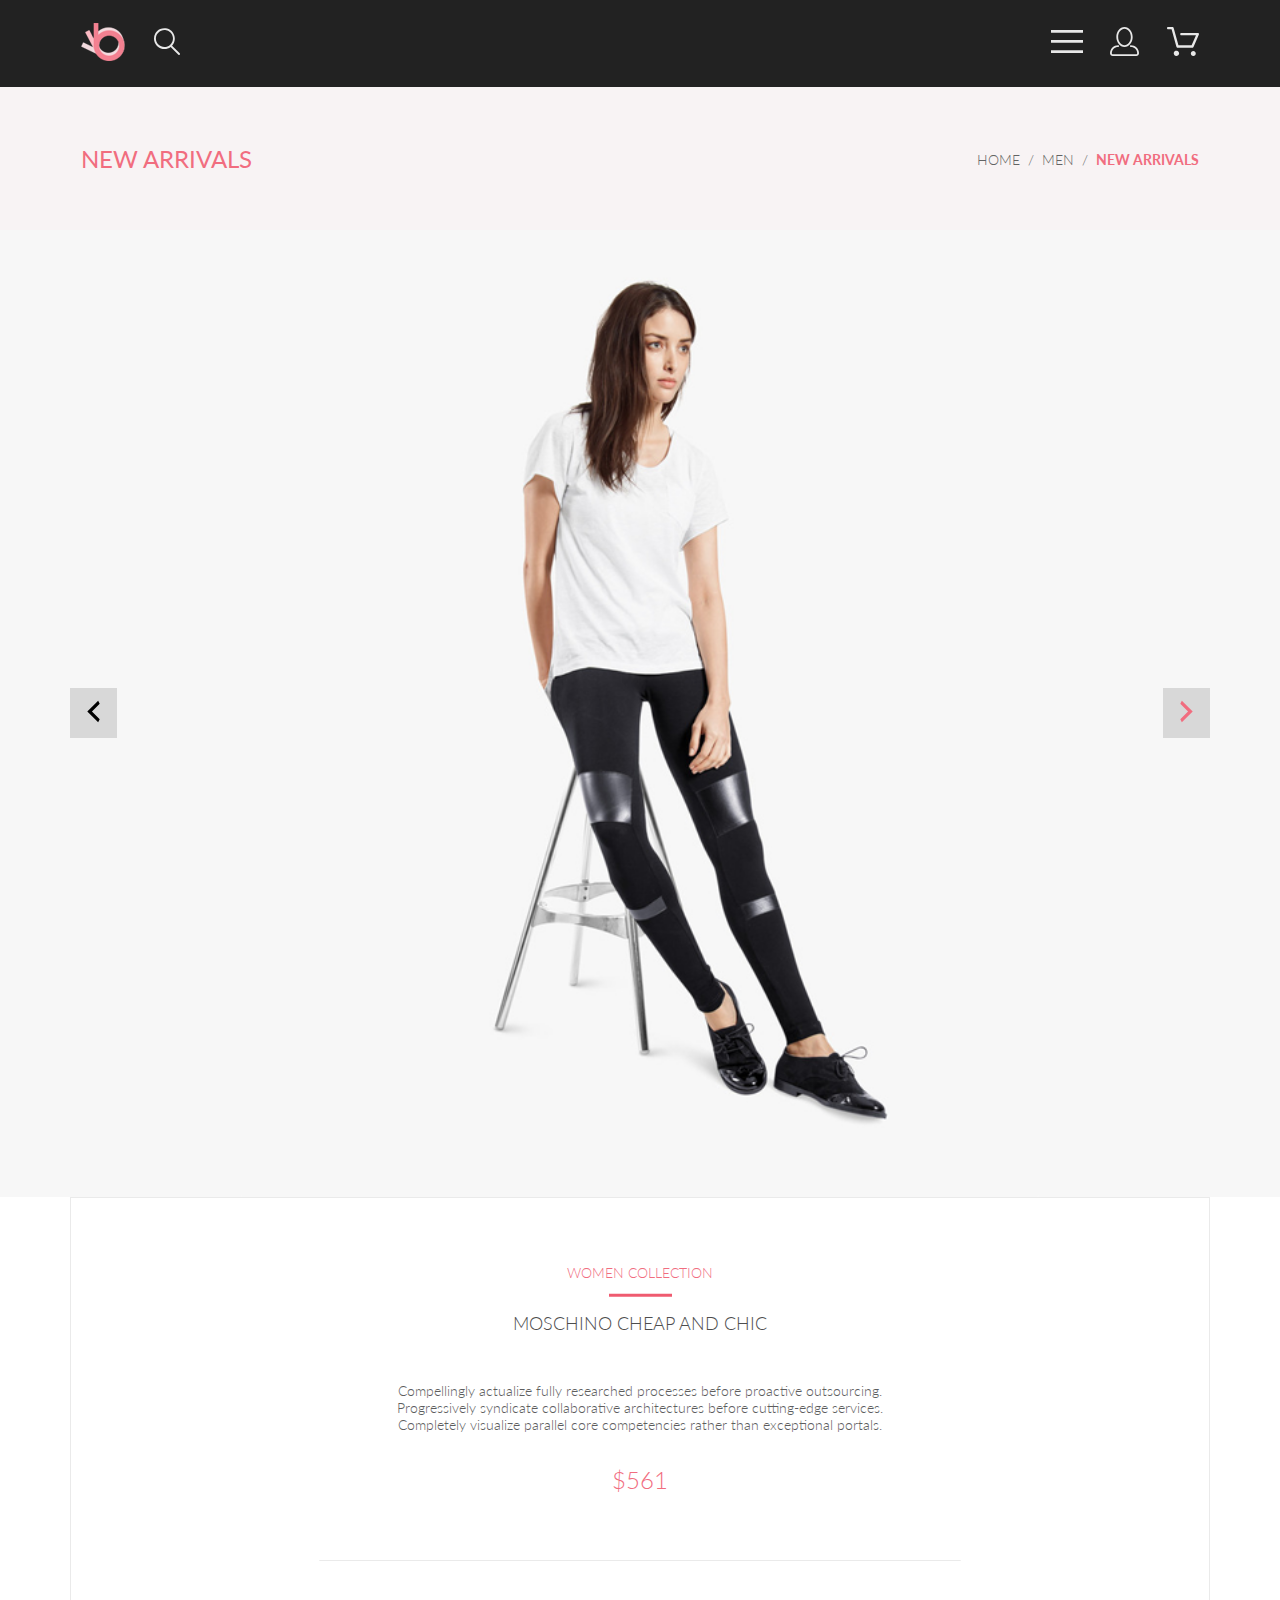
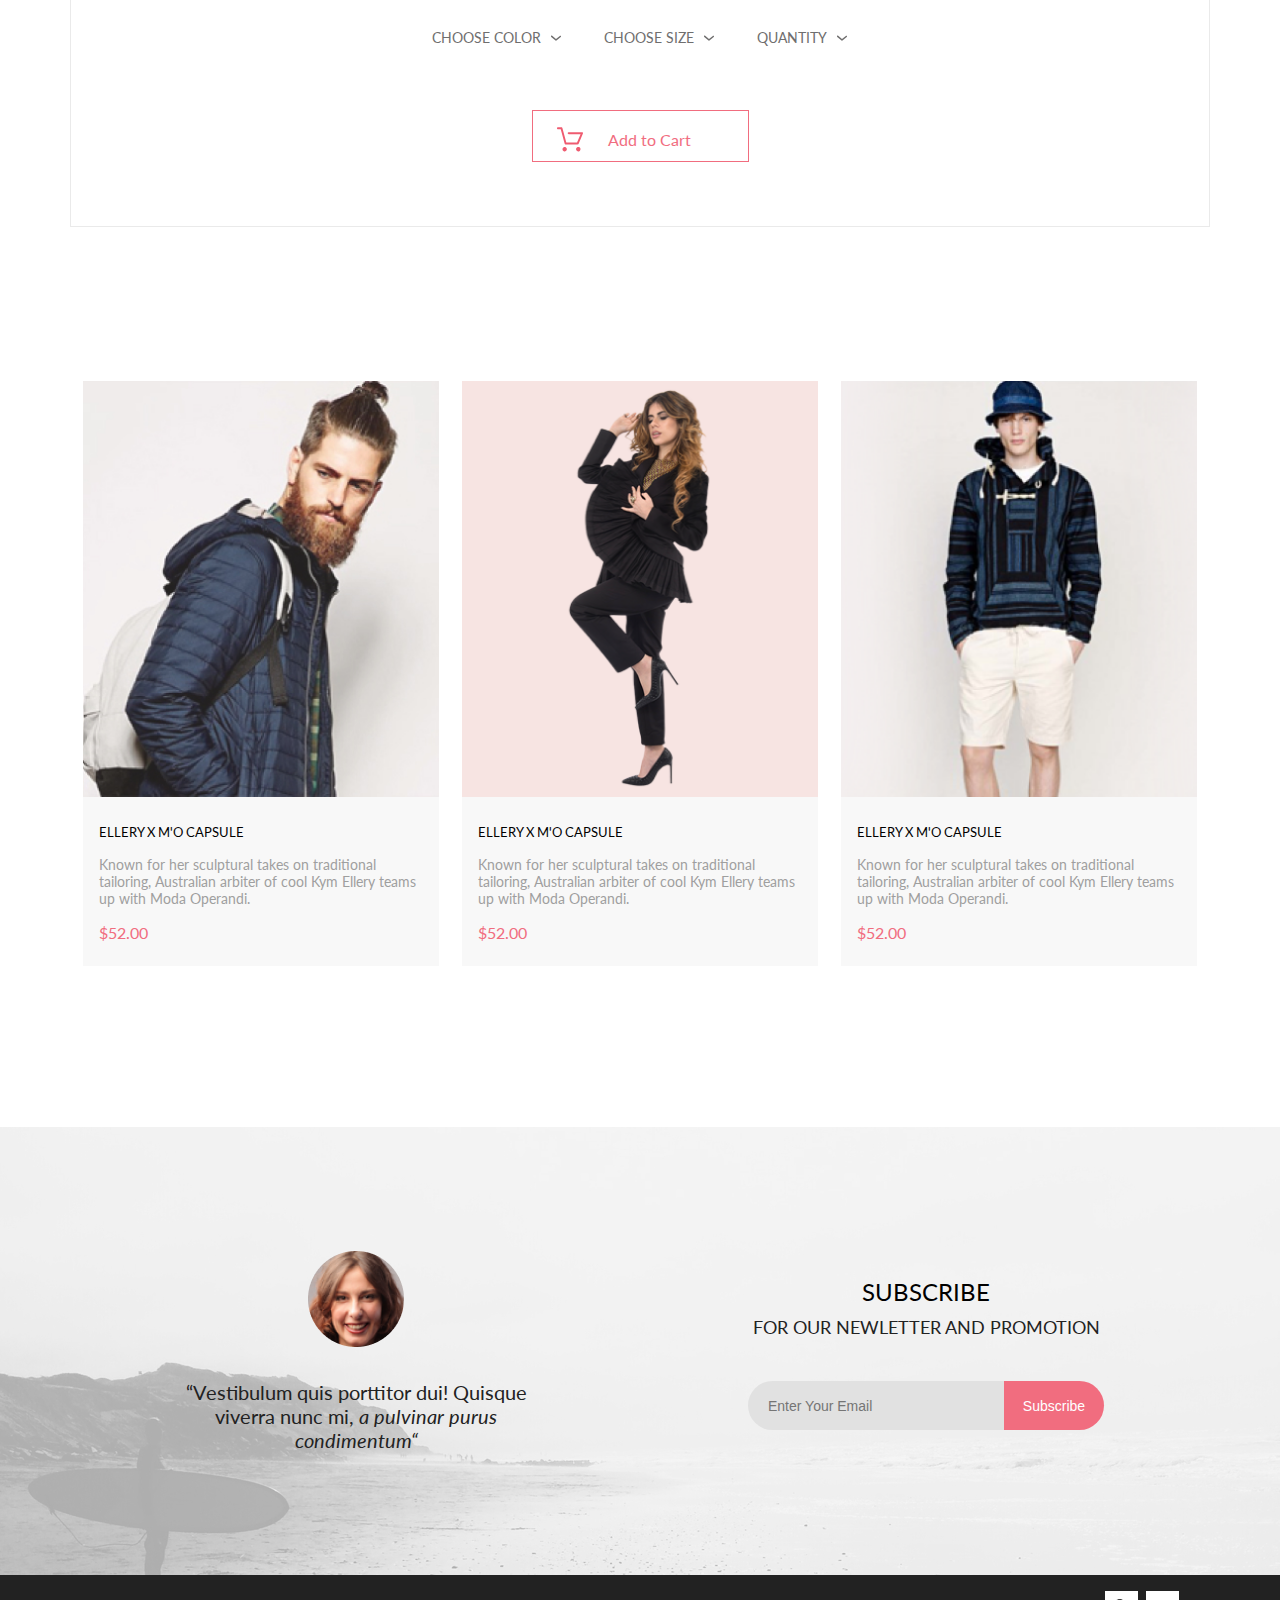
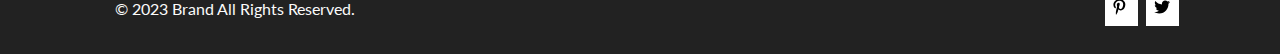
<file: task_12/product.html>
<!DOCTYPE html>
<html lang="en">
    <head>
        <link rel="preconnect" href="https://fonts.googleapis.com">
        <link rel="preconnect" href="https://fonts.gstatic.com" crossorigin>
        <link href="https://fonts.googleapis.com/css2?family=Lato:wght@400;700;900&family=Roboto&display=swap" rel="stylesheet">
        <meta charset="UTF-8">
        <meta name="viewport" content="width=device-width, initial-scale=1.0">
        <title>Product</title>
        <link rel="stylesheet" href="style.css">
    </head>
<body>
    <div class="box_content">
    <header class="header center">
        <div class="header_left">
            <a class="header_nav_cart" href="index.html"><img src="img/logo.svg" alt="logo"></a>
            <a class="header_nav_cart" href="#"><img src="img/search.svg" alt="search"></a>
        </div>    
        <nav class="header_right">
            <div class="burger_menu">
                <label for="burger"><img src="img/menu.svg" alt="menu"></label>
                <input id="burger" type="checkbox" checked="checked">
                <div class="nav">
                    <a class="nav_heading" href="#">MENU</a>
                    <div class="nav_items">
                        <a class="nav_head" href="#">MAN</a>
                        <div class="nav_link_box">
                            <a href="#" class="nav_link">Accessories</a>
                            <a href="#" class="nav_link">Bags</a>
                            <a href="#" class="nav_link">Denim</a>
                            <a href="#" class="nav_link">T-Shirts</a> 
                        </div>
                    </div>
                    <div class="nav_items">
                        <a class="nav_head" href="#">WOMAN</a>
                        <div class="nav_link_box">
                            <a href="#" class="nav_link">Accessories</a>
                            <a href="#" class="nav_link">Jackets & Coats</a>
                            <a href="#" class="nav_link">Polos</a>
                            <a href="#" class="nav_link">T-Shirts</a> 
                            <a href="#" class="nav_link">Shirts</a> 
                        </div>
                    </div>
                    <div class="nav_items">
                        <a class="nav_head" href="#">KIDS</a>
                        <div class="nav_link_box">
                            <a href="#" class="nav_link">Accessories</a>
                            <a href="#" class="nav_link">Jackets & Coats</a>
                            <a href="#" class="nav_link">Polos</a>
                            <a href="#" class="nav_link">T-Shirts</a> 
                            <a href="#" class="nav_link">Shirts</a> 
                            <a href="#" class="nav_link">Shirts</a> 
                        </div>
                    </div>
                </div>
            </div>
           <a class="header_nav registr" href="registration.html"><img src="img/registr.svg" alt="registrathion"></a>
           <a class="header_nav cart" href="cart.html"><img src="img/cart.svg" alt="cart"></a>
        </nav>
    </header>
    <div class="catalog_head center">
        <h2 class="catalog_head_headung">NEW ARRIVALS </h2>
        <nav class="breadcrunbs">
            <ul class="breadcrunbs__ul">
                <li class="breadcrunbs__li"><a href="index.html" class="breadcrunbs__link">HOME</a></li>
                <li class="breadcrunbs__li"><a href="#" class="breadcrunbs__link">MEN</a></li>
                <li class="breadcrunbs__li"><a href="#" class="breadcrunbs__link">NEW ARRIVALS</a> </li>
            </ul>
        </nav>
    </div>
    <div class="catalog_top center">
        <div class="catalog_top_img">
            <a class="catalog_top_img_arrow" href="#"><svg width="31" height="31" viewBox="0 0 31 31" fill="none" xmlns="http://www.w3.org/2000/svg">
            <path d="M21.6998 7.7499L13.9498 15.4999L21.6998 23.2499L20.1498 26.3499L9.2998 15.4999L20.1498 4.6499L21.6998 7.7499Z" fill="black"/>
            </svg>
            </a>
            <img class="catalog_top_img_center" src="img/product_top_img.png" alt="product_top_img">
            <a class="catalog_top_img_arrow" href="#"><svg width="31" height="31" viewBox="0 0 31 31" fill="none" xmlns="http://www.w3.org/2000/svg">
                <path d="M9.2998 23.2499L17.0498 15.4999L9.2998 7.7499L10.8498 4.6499L21.6998 15.4999L10.8498 26.3499L9.2998 23.2499Z" fill="#F16D7F"/>
                </svg>
                </a>
        </div>
    </div>
    <section class="catalog_top_info center">
        <div class="catalog_top_info_heading">
            <a class="catalog_top_info_head" href="">WOMEN COLLECTION</a> <br>
            <svg class="catalog_top_info_img" width="63" height="4" viewBox="0 0 63 4" fill="none" xmlns="http://www.w3.org/2000/svg">
                <path d="M63 0.786865H0V3.81225H63V0.786865Z" fill="#EF5B70"/>
                </svg> <br>
            <h3 class="catalog_top_info_name">MOSCHINO CHEAP AND CHIC</h3>
            <p class="catalog_top_info_text">Compellingly actualize fully researched processes before proactive outsourcing. Progressively syndicate collaborative architectures before cutting-edge services. Completely visualize parallel core competencies rather than exceptional portals.</p>
            <p class="catalog_top_info_price">$561</p> <br>
            <svg width="642" height="2" viewBox="0 0 642 2" fill="none" xmlns="http://www.w3.org/2000/svg">
                <path d="M0.5 1.49829H641.5H0.5Z" stroke="#EAEAEA" stroke-linejoin="round"/>
                </svg><br>  
                <div class="sort_box product">
                    <div class="sort">
                    <details>
                        <summary class="sort_summary">CHOOSE COLOR<svg width="11" height="6" viewBox="0 0 11 6" fill="none" xmlns="http://www.w3.org/2000/svg">
                            <path d="M5.00214 5.64846C4.83521 5.64879 4.67343 5.59016 4.54488 5.48275L0.258102 1.88021C0.112196 1.75791 0.0204417 1.58217 0.00302325 1.39165C-0.0143952 1.20112 0.0439493 1.01143 0.165221 0.864289C0.286493 0.717149 0.460759 0.624619 0.649682 0.607053C0.838605 0.589487 1.02671 0.648325 1.17262 0.770623L5.00214 3.9985L8.83167 0.885905C8.90475 0.826055 8.98884 0.781361 9.0791 0.754391C9.16937 0.727421 9.26403 0.718707 9.35764 0.72875C9.45126 0.738794 9.54198 0.767396 9.6246 0.812913C9.70722 0.85843 9.7801 0.919965 9.83906 0.993981C9.90449 1.06806 9.95405 1.15498 9.98462 1.24927C10.0152 1.34357 10.0261 1.44321 10.0167 1.54197C10.0073 1.64073 9.97784 1.73646 9.93005 1.82318C9.88227 1.9099 9.81723 1.98573 9.73904 2.04592L5.45225 5.52598C5.32002 5.61641 5.16154 5.65954 5.00214 5.64846Z" fill="#6F6E6E"/>
                            </svg>
                        </summary>
                    </details>
                    <details>
                        <summary class="sort_summary">CHOOSE SIZE<svg width="11" height="6" viewBox="0 0 11 6" fill="none" xmlns="http://www.w3.org/2000/svg">
                            <path d="M5.00214 5.64846C4.83521 5.64879 4.67343 5.59016 4.54488 5.48275L0.258102 1.88021C0.112196 1.75791 0.0204417 1.58217 0.00302325 1.39165C-0.0143952 1.20112 0.0439493 1.01143 0.165221 0.864289C0.286493 0.717149 0.460759 0.624619 0.649682 0.607053C0.838605 0.589487 1.02671 0.648325 1.17262 0.770623L5.00214 3.9985L8.83167 0.885905C8.90475 0.826055 8.98884 0.781361 9.0791 0.754391C9.16937 0.727421 9.26403 0.718707 9.35764 0.72875C9.45126 0.738794 9.54198 0.767396 9.6246 0.812913C9.70722 0.85843 9.7801 0.919965 9.83906 0.993981C9.90449 1.06806 9.95405 1.15498 9.98462 1.24927C10.0152 1.34357 10.0261 1.44321 10.0167 1.54197C10.0073 1.64073 9.97784 1.73646 9.93005 1.82318C9.88227 1.9099 9.81723 1.98573 9.73904 2.04592L5.45225 5.52598C5.32002 5.61641 5.16154 5.65954 5.00214 5.64846Z" fill="#6F6E6E"/>
                            </svg>
                            </summary> 
                    </details>
                    <details>
                        <summary class="sort_summary">QUANTITY<svg width="11" height="6" viewBox="0 0 11 6" fill="none" xmlns="http://www.w3.org/2000/svg">
                            <path d="M5.00214 5.64846C4.83521 5.64879 4.67343 5.59016 4.54488 5.48275L0.258102 1.88021C0.112196 1.75791 0.0204417 1.58217 0.00302325 1.39165C-0.0143952 1.20112 0.0439493 1.01143 0.165221 0.864289C0.286493 0.717149 0.460759 0.624619 0.649682 0.607053C0.838605 0.589487 1.02671 0.648325 1.17262 0.770623L5.00214 3.9985L8.83167 0.885905C8.90475 0.826055 8.98884 0.781361 9.0791 0.754391C9.16937 0.727421 9.26403 0.718707 9.35764 0.72875C9.45126 0.738794 9.54198 0.767396 9.6246 0.812913C9.70722 0.85843 9.7801 0.919965 9.83906 0.993981C9.90449 1.06806 9.95405 1.15498 9.98462 1.24927C10.0152 1.34357 10.0261 1.44321 10.0167 1.54197C10.0073 1.64073 9.97784 1.73646 9.93005 1.82318C9.88227 1.9099 9.81723 1.98573 9.73904 2.04592L5.45225 5.52598C5.32002 5.61641 5.16154 5.65954 5.00214 5.64846Z" fill="#6F6E6E"/>
                            </svg>
                            </summary>
                    </details>
                </div>
                </div>
        <div class="button_box">
            <a class="button_cart" href="cart.html">
                <svg width="27" height="25" viewBox="0 0 27 25" fill="none" xmlns="http://www.w3.org/2000/svg">
                <path d="M5.49847 22.185C5.50635 21.752 5.64091 21.3309 5.88519 20.9748C6.12947 20.6186 6.47261 20.3431 6.87158 20.1828C7.27055 20.0226 7.7076 19.9848 8.12781 20.0741C8.54802 20.1635 8.93269 20.376 9.23358 20.685C9.53447 20.994 9.73817 21.3857 9.81909 21.811C9.90002 22.2363 9.85453 22.6763 9.68842 23.0756C9.52231 23.475 9.24296 23.8161 8.88538 24.0559C8.52779 24.2957 8.10791 24.4237 7.67847 24.4237C7.38955 24.4211 7.10399 24.3611 6.83807 24.2472C6.57216 24.1333 6.3311 23.9676 6.12866 23.7597C5.92623 23.5518 5.76639 23.3057 5.65826 23.0355C5.55013 22.7653 5.49584 22.4763 5.49847 22.185ZM21.3045 24.4237C20.8711 24.4303 20.4453 24.3087 20.0797 24.074C19.7141 23.8393 19.4247 23.5017 19.2471 23.103C19.0696 22.7042 19.0117 22.2618 19.0806 21.8303C19.1496 21.3988 19.3423 20.9971 19.6351 20.6748C19.9278 20.3524 20.3077 20.1236 20.728 20.0165C21.1482 19.9095 21.5903 19.929 21.9997 20.0724C22.4091 20.2159 22.7679 20.4771 23.0317 20.8238C23.2956 21.1706 23.453 21.5877 23.4845 22.0236C23.5269 22.6155 23.3369 23.2004 22.9555 23.6523C22.7706 23.8745 22.5436 24.0574 22.2877 24.1901C22.0319 24.3227 21.7524 24.4025 21.4655 24.4247L21.3045 24.4237ZM8.59351 17.4855C8.38116 17.4851 8.17488 17.414 8.00671 17.2833C7.83855 17.1525 7.71792 16.9694 7.66351 16.7624L3.73651 2.19527H0.978516C0.719001 2.19527 0.470064 2.09128 0.28656 1.90622C0.103056 1.72116 0 1.47018 0 1.20847C0 0.946764 0.103056 0.695782 0.28656 0.510726C0.470064 0.325669 0.719001 0.22168 0.978516 0.22168H4.45752C4.66982 0.222254 4.876 0.293463 5.04413 0.424184C5.21226 0.554905 5.33295 0.737883 5.38751 0.944787L9.31451 15.5119H20.0185L23.5765 7.12665H11.7185C11.459 7.12665 11.2101 7.02266 11.0266 6.83761C10.8431 6.65255 10.74 6.40157 10.74 6.13986C10.74 5.87815 10.8431 5.62717 11.0266 5.44211C11.2101 5.25705 11.459 5.15306 11.7185 5.15306H25.0535C25.2131 5.15352 25.3701 5.19451 25.5099 5.27223C25.6497 5.34995 25.7679 5.46195 25.8535 5.59784C25.9413 5.73569 25.9945 5.89303 26.0084 6.05627C26.0224 6.21951 25.9966 6.38368 25.9335 6.53465L21.5425 16.8935C21.469 17.0684 21.3462 17.2177 21.1895 17.3229C21.0327 17.4281 20.8488 17.4846 20.6605 17.4855H8.59351Z" fill="#EF5B70"/>
                </svg>
                <p class="button_cart_add">Add to Cart</p>      
            </a>  
        </div>
        </div>
    </section>
    <div class="products_box center">
        <div class="items">
            <article class="items_product">
                <a href="product.html" class="items_link">
                    <img class="items_product_img" src="img/el_1.jpg" alt="product">
                </a>
                <div class="items_product_direc">
                    <p class="items_product_direc_name">ELLERY X M'O CAPSULE</p>
                    <p class="products_text el">Known for her sculptural takes on traditional tailoring, Australian arbiter of cool Kym Ellery teams up with Moda Operandi.</p>
                    <h6 class="items_product_direc_price">$52.00</h6>
                <div class="add_box">
                    <a href="cart.html" class="add">
                        <svg width="27" height="25" viewBox="0 0 27 25" fill="none" xmlns="http://www.w3.org/2000/svg">
                        <path d="M21.9521 23.2662H21.8397C21.2306 23.2662 20.7188 22.7666 20.6746 22.1289C20.6302 21.4602 21.1187 20.8781 21.7637 20.8341C21.7891 20.8324 21.8156 20.8315 21.8417 20.8315C22.4587 20.8315 22.9755 21.3214 23.0213 21.9482C23.0331 22.1967 22.9926 22.5509 22.7371 22.8434L22.7312 22.8502L22.7254 22.8571C22.5287 23.0907 22.2619 23.2316 21.9521 23.2662ZM8.22003 23.2599C7.56946 23.2599 7.04022 22.7169 7.04022 22.0496C7.04022 21.3827 7.56946 20.8401 8.22003 20.8401C8.87061 20.8401 9.39984 21.3827 9.39984 22.0496C9.39984 22.7169 8.87061 23.2599 8.22003 23.2599Z" fill="white"/>
                        <path d="M21.8765 22.2662C21.9215 22.2549 21.9428 22.2339 21.9605 22.2129C21.9683 22.2037 21.9761 22.1946 21.9839 22.1855C22.0204 22.1438 22.0237 22.0553 22.0229 22.0105C22.0097 21.9044 21.9189 21.8315 21.8417 21.8315C21.838 21.8315 21.8341 21.8317 21.8317 21.8318C21.7536 21.8372 21.6658 21.9409 21.6724 22.0625C21.6818 22.1793 21.7679 22.2662 21.8397 22.2662H21.8765ZM8.22003 22.2599C8.31921 22.2599 8.39984 22.1655 8.39984 22.0496C8.39984 21.9341 8.31921 21.8401 8.22003 21.8401C8.12091 21.8401 8.04022 21.9341 8.04022 22.0496C8.04022 22.1655 8.12091 22.2599 8.22003 22.2599ZM21.9999 24.2662C21.9522 24.2662 21.8883 24.2662 21.8397 24.2662C20.7021 24.2662 19.7571 23.3545 19.677 22.198C19.5969 20.9929 20.4942 19.9183 21.6957 19.8364C21.7446 19.8331 21.7933 19.8315 21.8417 19.8315C22.9804 19.8315 23.9418 20.7324 24.0195 21.8884C24.051 22.4915 23.8746 23.0612 23.4903 23.5012C23.106 23.9575 22.5768 24.2177 21.9999 24.2662ZM8.22003 24.2599C7.01581 24.2599 6.04022 23.2709 6.04022 22.0496C6.04022 20.8291 7.01581 19.8401 8.22003 19.8401C9.42419 19.8401 10.3998 20.8291 10.3998 22.0496C10.3998 23.2709 9.42419 24.2599 8.22003 24.2599ZM21.1989 17.3938H9.13354C8.70062 17.3938 8.31635 17.1005 8.2038 16.6775L4.27802 2.24768H1.52222C0.993896 2.24768 0.561035 1.80859 0.561035 1.27039C0.561035 0.733032 0.993896 0.292969 1.52222 0.292969H4.99982C5.43182 0.292969 5.8161 0.586304 5.92859 1.01025L9.85443 15.4391H20.5581L24.1149 7.13379H12.2583C11.7291 7.13379 11.2962 6.69373 11.2962 6.15649C11.2962 5.61914 11.7291 5.17908 12.2583 5.17908H25.5891C25.9095 5.17908 26.2146 5.34192 26.3901 5.61914C26.5665 5.89539 26.5989 6.23743 26.4702 6.547L22.08 16.807C21.9198 17.1653 21.5832 17.3938 21.1989 17.3938Z" fill="white"/>
                        <path d="M21.8765 22.2662C21.9215 22.2549 21.9428 22.2339 21.9605 22.2129C21.9683 22.2037 21.9761 22.1946 21.9839 22.1855C22.0204 22.1438 22.0237 22.0553 22.0229 22.0105C22.0097 21.9044 21.9189 21.8315 21.8417 21.8315C21.838 21.8315 21.8341 21.8317 21.8317 21.8318C21.7536 21.8372 21.6658 21.9409 21.6724 22.0625C21.6818 22.1793 21.7679 22.2662 21.8397 22.2662H21.8765ZM8.22003 22.2599C8.31921 22.2599 8.39984 22.1655 8.39984 22.0496C8.39984 21.9341 8.31921 21.8401 8.22003 21.8401C8.12091 21.8401 8.04022 21.9341 8.04022 22.0496C8.04022 22.1655 8.12091 22.2599 8.22003 22.2599ZM21.9999 24.2662C21.9522 24.2662 21.8883 24.2662 21.8397 24.2662C20.7021 24.2662 19.7571 23.3545 19.677 22.198C19.5969 20.9929 20.4942 19.9183 21.6957 19.8364C21.7446 19.8331 21.7933 19.8315 21.8417 19.8315C22.9804 19.8315 23.9418 20.7324 24.0195 21.8884C24.051 22.4915 23.8746 23.0612 23.4903 23.5012C23.106 23.9575 22.5768 24.2177 21.9999 24.2662ZM8.22003 24.2599C7.01581 24.2599 6.04022 23.2709 6.04022 22.0496C6.04022 20.8291 7.01581 19.8401 8.22003 19.8401C9.42419 19.8401 10.3998 20.8291 10.3998 22.0496C10.3998 23.2709 9.42419 24.2599 8.22003 24.2599ZM21.1989 17.3938H9.13354C8.70062 17.3938 8.31635 17.1005 8.2038 16.6775L4.27802 2.24768H1.52222C0.993896 2.24768 0.561035 1.80859 0.561035 1.27039C0.561035 0.733032 0.993896 0.292969 1.52222 0.292969H4.99982C5.43182 0.292969 5.8161 0.586304 5.92859 1.01025L9.85443 15.4391H20.5581L24.1149 7.13379H12.2583C11.7291 7.13379 11.2962 6.69373 11.2962 6.15649C11.2962 5.61914 11.7291 5.17908 12.2583 5.17908H25.5891C25.9095 5.17908 26.2146 5.34192 26.3901 5.61914C26.5665 5.89539 26.5989 6.23743 26.4702 6.547L22.08 16.807C21.9198 17.1653 21.5832 17.3938 21.1989 17.3938Z" fill="white"/>
                        </svg>
                        <p class="add_txt">Add to Cart</p>
                    </a>
                </div>       
                </div>
            </article>
            <article class="items_product">
                <a href="product.html" class="items_link">
                    <img class="items_product_img" src="img/el_2.png" alt="product"></a>
                <div class="items_product_direc">
                    <p class="items_product_direc_name">ELLERY X M'O CAPSULE</p>
                    <p class="products_text el">Known for her sculptural takes on traditional tailoring, Australian arbiter of cool Kym Ellery teams up with Moda Operandi.</p>
                    <h6 class="items_product_direc_price">$52.00</h6>
                    <div class="add_box">
                        <a href="cart.html" class="add">
                            <svg width="27" height="25" viewBox="0 0 27 25" fill="none" xmlns="http://www.w3.org/2000/svg">
                            <path d="M21.9521 23.2662H21.8397C21.2306 23.2662 20.7188 22.7666 20.6746 22.1289C20.6302 21.4602 21.1187 20.8781 21.7637 20.8341C21.7891 20.8324 21.8156 20.8315 21.8417 20.8315C22.4587 20.8315 22.9755 21.3214 23.0213 21.9482C23.0331 22.1967 22.9926 22.5509 22.7371 22.8434L22.7312 22.8502L22.7254 22.8571C22.5287 23.0907 22.2619 23.2316 21.9521 23.2662ZM8.22003 23.2599C7.56946 23.2599 7.04022 22.7169 7.04022 22.0496C7.04022 21.3827 7.56946 20.8401 8.22003 20.8401C8.87061 20.8401 9.39984 21.3827 9.39984 22.0496C9.39984 22.7169 8.87061 23.2599 8.22003 23.2599Z" fill="white"/>
                            <path d="M21.8765 22.2662C21.9215 22.2549 21.9428 22.2339 21.9605 22.2129C21.9683 22.2037 21.9761 22.1946 21.9839 22.1855C22.0204 22.1438 22.0237 22.0553 22.0229 22.0105C22.0097 21.9044 21.9189 21.8315 21.8417 21.8315C21.838 21.8315 21.8341 21.8317 21.8317 21.8318C21.7536 21.8372 21.6658 21.9409 21.6724 22.0625C21.6818 22.1793 21.7679 22.2662 21.8397 22.2662H21.8765ZM8.22003 22.2599C8.31921 22.2599 8.39984 22.1655 8.39984 22.0496C8.39984 21.9341 8.31921 21.8401 8.22003 21.8401C8.12091 21.8401 8.04022 21.9341 8.04022 22.0496C8.04022 22.1655 8.12091 22.2599 8.22003 22.2599ZM21.9999 24.2662C21.9522 24.2662 21.8883 24.2662 21.8397 24.2662C20.7021 24.2662 19.7571 23.3545 19.677 22.198C19.5969 20.9929 20.4942 19.9183 21.6957 19.8364C21.7446 19.8331 21.7933 19.8315 21.8417 19.8315C22.9804 19.8315 23.9418 20.7324 24.0195 21.8884C24.051 22.4915 23.8746 23.0612 23.4903 23.5012C23.106 23.9575 22.5768 24.2177 21.9999 24.2662ZM8.22003 24.2599C7.01581 24.2599 6.04022 23.2709 6.04022 22.0496C6.04022 20.8291 7.01581 19.8401 8.22003 19.8401C9.42419 19.8401 10.3998 20.8291 10.3998 22.0496C10.3998 23.2709 9.42419 24.2599 8.22003 24.2599ZM21.1989 17.3938H9.13354C8.70062 17.3938 8.31635 17.1005 8.2038 16.6775L4.27802 2.24768H1.52222C0.993896 2.24768 0.561035 1.80859 0.561035 1.27039C0.561035 0.733032 0.993896 0.292969 1.52222 0.292969H4.99982C5.43182 0.292969 5.8161 0.586304 5.92859 1.01025L9.85443 15.4391H20.5581L24.1149 7.13379H12.2583C11.7291 7.13379 11.2962 6.69373 11.2962 6.15649C11.2962 5.61914 11.7291 5.17908 12.2583 5.17908H25.5891C25.9095 5.17908 26.2146 5.34192 26.3901 5.61914C26.5665 5.89539 26.5989 6.23743 26.4702 6.547L22.08 16.807C21.9198 17.1653 21.5832 17.3938 21.1989 17.3938Z" fill="white"/>
                            <path d="M21.8765 22.2662C21.9215 22.2549 21.9428 22.2339 21.9605 22.2129C21.9683 22.2037 21.9761 22.1946 21.9839 22.1855C22.0204 22.1438 22.0237 22.0553 22.0229 22.0105C22.0097 21.9044 21.9189 21.8315 21.8417 21.8315C21.838 21.8315 21.8341 21.8317 21.8317 21.8318C21.7536 21.8372 21.6658 21.9409 21.6724 22.0625C21.6818 22.1793 21.7679 22.2662 21.8397 22.2662H21.8765ZM8.22003 22.2599C8.31921 22.2599 8.39984 22.1655 8.39984 22.0496C8.39984 21.9341 8.31921 21.8401 8.22003 21.8401C8.12091 21.8401 8.04022 21.9341 8.04022 22.0496C8.04022 22.1655 8.12091 22.2599 8.22003 22.2599ZM21.9999 24.2662C21.9522 24.2662 21.8883 24.2662 21.8397 24.2662C20.7021 24.2662 19.7571 23.3545 19.677 22.198C19.5969 20.9929 20.4942 19.9183 21.6957 19.8364C21.7446 19.8331 21.7933 19.8315 21.8417 19.8315C22.9804 19.8315 23.9418 20.7324 24.0195 21.8884C24.051 22.4915 23.8746 23.0612 23.4903 23.5012C23.106 23.9575 22.5768 24.2177 21.9999 24.2662ZM8.22003 24.2599C7.01581 24.2599 6.04022 23.2709 6.04022 22.0496C6.04022 20.8291 7.01581 19.8401 8.22003 19.8401C9.42419 19.8401 10.3998 20.8291 10.3998 22.0496C10.3998 23.2709 9.42419 24.2599 8.22003 24.2599ZM21.1989 17.3938H9.13354C8.70062 17.3938 8.31635 17.1005 8.2038 16.6775L4.27802 2.24768H1.52222C0.993896 2.24768 0.561035 1.80859 0.561035 1.27039C0.561035 0.733032 0.993896 0.292969 1.52222 0.292969H4.99982C5.43182 0.292969 5.8161 0.586304 5.92859 1.01025L9.85443 15.4391H20.5581L24.1149 7.13379H12.2583C11.7291 7.13379 11.2962 6.69373 11.2962 6.15649C11.2962 5.61914 11.7291 5.17908 12.2583 5.17908H25.5891C25.9095 5.17908 26.2146 5.34192 26.3901 5.61914C26.5665 5.89539 26.5989 6.23743 26.4702 6.547L22.08 16.807C21.9198 17.1653 21.5832 17.3938 21.1989 17.3938Z" fill="white"/>
                            </svg>
                            <p class="add_txt">Add to Cart</p>
                        </a>
                    </div>        
                </div>
            </article>
            <article class="items_product none">
                <a href="product.html" class="items_link">
                     <img class="items_product_img" src="img/el_3.png" alt="product">
                </a>
                <div class="items_product_direc">
                    <p class="items_product_direc_name">ELLERY X M'O CAPSULE</p>
                    <p class="products_text el">Known for her sculptural takes on traditional tailoring, Australian arbiter of cool Kym Ellery teams up with Moda Operandi.</p>
                    <h6 class="items_product_direc_price">$52.00</h6> 
                    <div class="add_box">
                        <a href="cart.html" class="add">
                            <svg width="27" height="25" viewBox="0 0 27 25" fill="none" xmlns="http://www.w3.org/2000/svg">
                            <path d="M21.9521 23.2662H21.8397C21.2306 23.2662 20.7188 22.7666 20.6746 22.1289C20.6302 21.4602 21.1187 20.8781 21.7637 20.8341C21.7891 20.8324 21.8156 20.8315 21.8417 20.8315C22.4587 20.8315 22.9755 21.3214 23.0213 21.9482C23.0331 22.1967 22.9926 22.5509 22.7371 22.8434L22.7312 22.8502L22.7254 22.8571C22.5287 23.0907 22.2619 23.2316 21.9521 23.2662ZM8.22003 23.2599C7.56946 23.2599 7.04022 22.7169 7.04022 22.0496C7.04022 21.3827 7.56946 20.8401 8.22003 20.8401C8.87061 20.8401 9.39984 21.3827 9.39984 22.0496C9.39984 22.7169 8.87061 23.2599 8.22003 23.2599Z" fill="white"/>
                            <path d="M21.8765 22.2662C21.9215 22.2549 21.9428 22.2339 21.9605 22.2129C21.9683 22.2037 21.9761 22.1946 21.9839 22.1855C22.0204 22.1438 22.0237 22.0553 22.0229 22.0105C22.0097 21.9044 21.9189 21.8315 21.8417 21.8315C21.838 21.8315 21.8341 21.8317 21.8317 21.8318C21.7536 21.8372 21.6658 21.9409 21.6724 22.0625C21.6818 22.1793 21.7679 22.2662 21.8397 22.2662H21.8765ZM8.22003 22.2599C8.31921 22.2599 8.39984 22.1655 8.39984 22.0496C8.39984 21.9341 8.31921 21.8401 8.22003 21.8401C8.12091 21.8401 8.04022 21.9341 8.04022 22.0496C8.04022 22.1655 8.12091 22.2599 8.22003 22.2599ZM21.9999 24.2662C21.9522 24.2662 21.8883 24.2662 21.8397 24.2662C20.7021 24.2662 19.7571 23.3545 19.677 22.198C19.5969 20.9929 20.4942 19.9183 21.6957 19.8364C21.7446 19.8331 21.7933 19.8315 21.8417 19.8315C22.9804 19.8315 23.9418 20.7324 24.0195 21.8884C24.051 22.4915 23.8746 23.0612 23.4903 23.5012C23.106 23.9575 22.5768 24.2177 21.9999 24.2662ZM8.22003 24.2599C7.01581 24.2599 6.04022 23.2709 6.04022 22.0496C6.04022 20.8291 7.01581 19.8401 8.22003 19.8401C9.42419 19.8401 10.3998 20.8291 10.3998 22.0496C10.3998 23.2709 9.42419 24.2599 8.22003 24.2599ZM21.1989 17.3938H9.13354C8.70062 17.3938 8.31635 17.1005 8.2038 16.6775L4.27802 2.24768H1.52222C0.993896 2.24768 0.561035 1.80859 0.561035 1.27039C0.561035 0.733032 0.993896 0.292969 1.52222 0.292969H4.99982C5.43182 0.292969 5.8161 0.586304 5.92859 1.01025L9.85443 15.4391H20.5581L24.1149 7.13379H12.2583C11.7291 7.13379 11.2962 6.69373 11.2962 6.15649C11.2962 5.61914 11.7291 5.17908 12.2583 5.17908H25.5891C25.9095 5.17908 26.2146 5.34192 26.3901 5.61914C26.5665 5.89539 26.5989 6.23743 26.4702 6.547L22.08 16.807C21.9198 17.1653 21.5832 17.3938 21.1989 17.3938Z" fill="white"/>
                            <path d="M21.8765 22.2662C21.9215 22.2549 21.9428 22.2339 21.9605 22.2129C21.9683 22.2037 21.9761 22.1946 21.9839 22.1855C22.0204 22.1438 22.0237 22.0553 22.0229 22.0105C22.0097 21.9044 21.9189 21.8315 21.8417 21.8315C21.838 21.8315 21.8341 21.8317 21.8317 21.8318C21.7536 21.8372 21.6658 21.9409 21.6724 22.0625C21.6818 22.1793 21.7679 22.2662 21.8397 22.2662H21.8765ZM8.22003 22.2599C8.31921 22.2599 8.39984 22.1655 8.39984 22.0496C8.39984 21.9341 8.31921 21.8401 8.22003 21.8401C8.12091 21.8401 8.04022 21.9341 8.04022 22.0496C8.04022 22.1655 8.12091 22.2599 8.22003 22.2599ZM21.9999 24.2662C21.9522 24.2662 21.8883 24.2662 21.8397 24.2662C20.7021 24.2662 19.7571 23.3545 19.677 22.198C19.5969 20.9929 20.4942 19.9183 21.6957 19.8364C21.7446 19.8331 21.7933 19.8315 21.8417 19.8315C22.9804 19.8315 23.9418 20.7324 24.0195 21.8884C24.051 22.4915 23.8746 23.0612 23.4903 23.5012C23.106 23.9575 22.5768 24.2177 21.9999 24.2662ZM8.22003 24.2599C7.01581 24.2599 6.04022 23.2709 6.04022 22.0496C6.04022 20.8291 7.01581 19.8401 8.22003 19.8401C9.42419 19.8401 10.3998 20.8291 10.3998 22.0496C10.3998 23.2709 9.42419 24.2599 8.22003 24.2599ZM21.1989 17.3938H9.13354C8.70062 17.3938 8.31635 17.1005 8.2038 16.6775L4.27802 2.24768H1.52222C0.993896 2.24768 0.561035 1.80859 0.561035 1.27039C0.561035 0.733032 0.993896 0.292969 1.52222 0.292969H4.99982C5.43182 0.292969 5.8161 0.586304 5.92859 1.01025L9.85443 15.4391H20.5581L24.1149 7.13379H12.2583C11.7291 7.13379 11.2962 6.69373 11.2962 6.15649C11.2962 5.61914 11.7291 5.17908 12.2583 5.17908H25.5891C25.9095 5.17908 26.2146 5.34192 26.3901 5.61914C26.5665 5.89539 26.5989 6.23743 26.4702 6.547L22.08 16.807C21.9198 17.1653 21.5832 17.3938 21.1989 17.3938Z" fill="white"/>
                            </svg>
                            <p class="add_txt">Add to Cart</p>
                        </a>
                    </div>           
                </div>
            </article>
        </div>
    </div>
    <footer class="footer product">
        <div class="footer_subscription_box center">
            <div class="footer_subscription">
                <figure>
                    <img src="img/Intersect.png" alt="img" class="footer_subscription_img">
                    <p class="footer_subscription_text_el">“Vestibulum quis porttitor dui! Quisque viverra nunc mi, <span class="footer_subscription_text_el_italic">a pulvinar purus condimentum“</span></p>
                </figure>
                <article>
                    <h4 class="footer_subscription_title">SUBSCRIBE</h4>
                    <h5 class="footer_subscription_text">FOR OUR NEWLETTER AND PROMOTION</h5>
                    <form class="inpyt_email" action="#">
                        <input class="inpyt_email_text" type="email" placeholder="Enter Your Email">
                        <button class="inpyt_email_btn" >Subscribe</button>
                    </form>
                </article>
            </div>
        </div>
        <div class="footer_icons center">
            <div class="footer_icons_box center">
                <p class="footer_icons_text">© 2023  Brand  All Rights Reserved.</p>
                <div class="footer_icons_nav">
                    <a class="footer_icons_img" href=""><svg width="13" height="16" viewBox="0 0 13 16" fill="none" xmlns="http://www.w3.org/2000/svg">
                        <path d="M6.74032 0.203125C3.55564 0.203125 0.408203 2.34063 0.408203 5.8C0.408203 8 1.63738 9.25 2.38233 9.25C2.68963 9.25 2.86655 8.3875 2.86655 8.14375C2.86655 7.85313 2.13091 7.23438 2.13091 6.025C2.13091 3.5125 4.03055 1.73125 6.4889 1.73125C8.60271 1.73125 10.1671 2.94062 10.1671 5.1625C10.1671 6.82187 9.50597 9.93437 7.36422 9.93437C6.59133 9.93437 5.93018 9.37187 5.93018 8.56563C5.93018 7.38438 6.74963 6.24062 6.74963 5.02187C6.74963 2.95312 3.835 3.32812 3.835 5.82812C3.835 6.35313 3.90018 6.93437 4.13298 7.4125C3.70463 9.26875 2.82931 12.0344 2.82931 13.9469C2.82931 14.5375 2.91311 15.1188 2.96899 15.7094C3.07452 15.8281 3.02175 15.8156 3.18316 15.7563C4.74757 13.6 4.69169 13.1781 5.3994 10.3562C5.78119 11.0875 6.76826 11.4812 7.55046 11.4812C10.8469 11.4812 12.3275 8.24688 12.3275 5.33125C12.3275 2.22813 9.66427 0.203125 6.74032 0.203125Z" fill="black"/>
                        </svg>
                        </a>
                    <a class="footer_icons_img" href=""><svg width="17" height="16" viewBox="0 0 17 16" fill="none" xmlns="http://www.w3.org/2000/svg">
                        <g clip-path="url(#clip0_128_238)">
                        <path d="M14.417 4.74052C14.427 4.88264 14.427 5.0248 14.427 5.16692C14.427 9.50192 11.1498 14.4969 5.15986 14.4969C3.31448 14.4969 1.60022 13.9588 0.158203 13.0248C0.420396 13.0552 0.67247 13.0654 0.944752 13.0654C2.46741 13.0654 3.8691 12.5476 4.98843 11.6644C3.5565 11.6339 2.3565 10.6898 1.94305 9.39027C2.14475 9.4207 2.34642 9.44102 2.5582 9.44102C2.85063 9.44102 3.14308 9.40039 3.41533 9.32936C1.92291 9.02477 0.803551 7.70498 0.803551 6.11108V6.07048C1.23715 6.31414 1.74139 6.46642 2.2758 6.4867C1.39849 5.89786 0.823727 4.8928 0.823727 3.75573C0.823727 3.14661 0.985041 2.58823 1.26741 2.10092C2.87077 4.09077 5.28086 5.39023 7.98334 5.53239C7.93293 5.28873 7.90266 5.03495 7.90266 4.78114C7.90266 2.97402 9.35477 1.50195 11.1598 1.50195C12.0976 1.50195 12.9446 1.89789 13.5396 2.53748C14.2757 2.39536 14.9816 2.12123 15.6068 1.74561C15.3648 2.50705 14.8505 3.14664 14.1749 3.5527C14.8304 3.48167 15.4657 3.29889 16.0505 3.04511C15.6069 3.69483 15.0522 4.27348 14.417 4.74052Z" fill="black"/>
                        </g>
                        <defs>
                        <clipPath id="clip0_128_238">
                        <rect width="15.8924" height="16" fill="white" transform="translate(0.158203)"/>
                        </clipPath>
                        </defs>
                        </svg>
                    </a>
                </div>
        </div>
        </div>
    </footer> 
    </div>
</body>
</html>
</file>
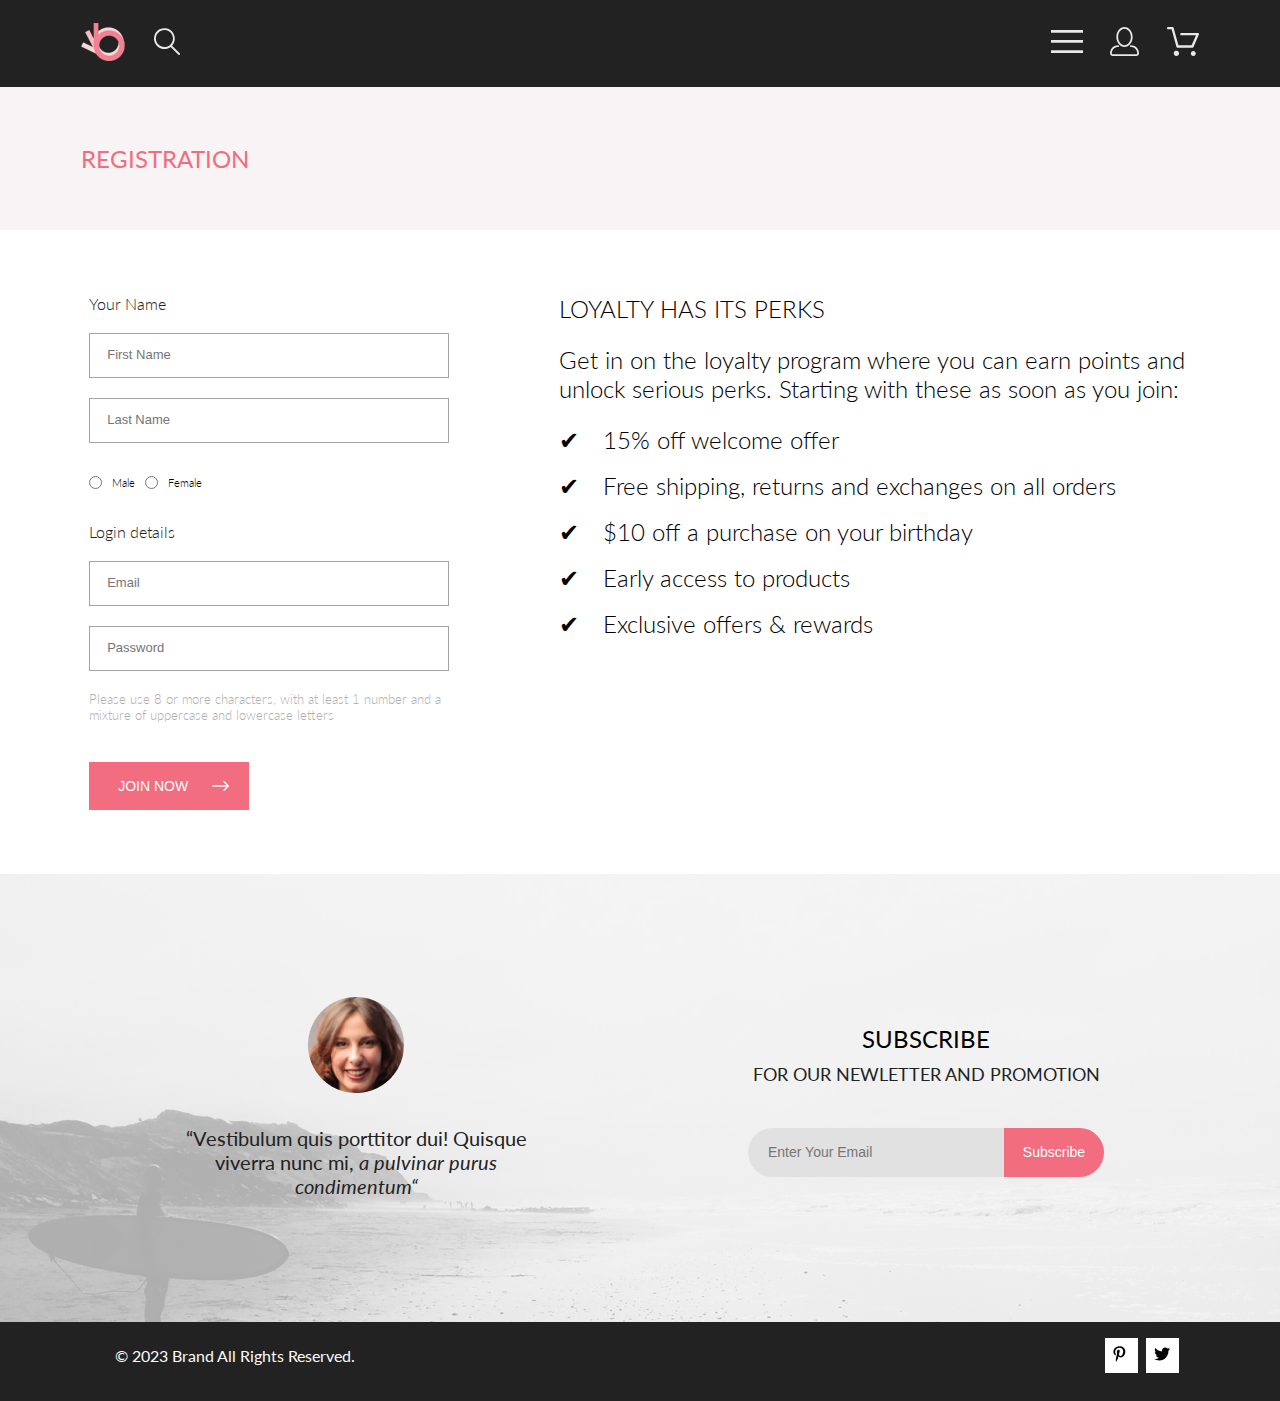
<file: task_12/registration.html>
<!DOCTYPE html>
<html lang="en">
    <head>
        <link rel="preconnect" href="https://fonts.googleapis.com">
        <link rel="preconnect" href="https://fonts.gstatic.com" crossorigin>
        <link href="https://fonts.googleapis.com/css2?family=Lato:wght@400;700;900&family=Roboto&display=swap" rel="stylesheet">
        <meta charset="UTF-8">
        <meta name="viewport" content="width=device-width, initial-scale=1.0">
        <title>Registration</title>
        <link rel="stylesheet" href="style.css">
    </head>
<body>
    <div class="box_content">
    <header class="header center">
        <div class="header_left">
            <a class="header_nav_cart" href="index.html"><img src="img/logo.svg" alt="logo"></a>
            <a class="header_nav_cart" href="#"><img src="img/search.svg" alt="search"></a>
        </div>   
        <nav class="header_right ">
            <div class="burger_menu">
                <label for="burger"><img src="img/menu.svg" alt="menu"></label>
                <input id="burger" type="checkbox" checked="checked">
                <nav class="nav">
                    <a class="nav_heading" href="#">MENU</a>
                   
                    <div class="nav_items">
                        <a class="nav_head" href="#">MAN</a>
                        <div class="nav_link_box">
                            <a href="#" class="nav_link">Accessories</a>
                            <a href="#" class="nav_link">Bags</a>
                            <a href="#" class="nav_link">Denim</a>
                            <a href="#" class="nav_link">T-Shirts</a> 
                        </div>
                    </div>
                    <div class="nav_items">
                        <a class="nav_head" href="#">WOMAN</a>
                        <div class="nav_link_box">
                            <a href="#" class="nav_link">Accessories</a>
                            <a href="#" class="nav_link">Jackets & Coats</a>
                            <a href="#" class="nav_link">Polos</a>
                            <a href="#" class="nav_link">T-Shirts</a> 
                            <a href="#" class="nav_link">Shirts</a> 
                        </div>
                    </div>
                    <div class="nav_items">
                        <a class="nav_head" href="#">KIDS</a>
                        <div class="nav_link_box">
                            <a href="#" class="nav_link">Accessories</a>
                            <a href="#" class="nav_link">Jackets & Coats</a>
                            <a href="#" class="nav_link">Polos</a>
                            <a href="#" class="nav_link">T-Shirts</a> 
                            <a href="#" class="nav_link">Shirts</a> 
                            <a href="#" class="nav_link">Shirts</a> 
                        </div>
                    </div>   
                </nav>
            </div>  
           <a class="header_nav registr" href="registration.html"><img src="img/registr.svg" alt="registrathion"></a>
           <a class="header_nav cart" href="cart.html"><img src="img/cart.svg" alt="cart"></a>
        </nav> 



    </header>
    <div class="catalog_head center">
        <h2 class="catalog_head_headung">REGISTRATION</h2>  
    </div>
    <div class="registration center">
        <form class="registration__left">
            <div class="registration__form"> 
                <div class="registration__el">
                    <p class="registration__txt">Your Name</p>
                    <input type="text" class="form__item registration__form__item" required placeholder="First Name" >
                    <input type="text" class="form__item registration__form__item" required placeholder="Last Name" >
                </div>
            
            <div class="checkbox-box">
                <input type="radio" class="checkbox__custom" id="male" >
                <label class="checkbox__txt" for="male">Male</label>
                <input type="radio" class="checkbox__custom" id="female" >
                <label class="checkbox__txt" for="female">Female</label>
            </div>
                <div class="registration__el">
                    <p class="registration__txt">Login details</p>
                    <input type="email" class="form__item registration__form__item" placeholder="Email">
                    <input type="password" class="form__item registration__form__item" placeholder="Password">
                    <p class="registration_txt">
                        Please use 8 or more characters, with at least 1 number and a mixture of uppercase and lowercase letters
                    </p>
                </div>
                <div class="button_box">
                    <button class="registration__button">JOIN NOW 
                        <svg class="registration__button_vector" width="17" height="10" viewBox="0 0 17 10" fill="none" xmlns="http://www.w3.org/2000/svg">
                        <path fill-rule="evenodd" clip-rule="evenodd" d="M11.54 0.208095C11.6058 0.142131 11.684 0.0897967 11.77 0.0540883C11.8561 0.01838 11.9483 0 12.0415 0C12.1347 0 12.2269 0.01838 12.313 0.0540883C12.399 0.0897967 12.4772 0.142131 12.543 0.208095L16.7929 4.458C16.8589 4.5238 16.9112 4.60196 16.9469 4.68802C16.9826 4.77407 17.001 4.86632 17.001 4.95949C17.001 5.05266 16.9826 5.14491 16.9469 5.23097C16.9112 5.31702 16.8589 5.39518 16.7929 5.46098L12.543 9.71089C12.41 9.84389 12.2296 9.91861 12.0415 9.91861C11.8534 9.91861 11.673 9.84389 11.54 9.71089C11.407 9.57788 11.3323 9.39749 11.3323 9.2094C11.3323 9.0213 11.407 8.84091 11.54 8.70791L15.2898 4.95949L11.54 1.21107C11.474 1.14528 11.4217 1.06711 11.386 0.981059C11.3503 0.895005 11.3319 0.802752 11.3319 0.709584C11.3319 0.616415 11.3503 0.524162 11.386 0.438109C11.4217 0.352055 11.474 0.273891 11.54 0.208095Z" fill="white"/>
                        <path fill-rule="evenodd" clip-rule="evenodd" d="M0 4.95948C0 4.77162 0.0746263 4.59146 0.207462 4.45862C0.340297 4.32579 0.52046 4.25116 0.708318 4.25116H15.583C15.7708 4.25116 15.951 4.32579 16.0838 4.45862C16.2167 4.59146 16.2913 4.77162 16.2913 4.95948C16.2913 5.14734 16.2167 5.3275 16.0838 5.46033C15.951 5.59317 15.7708 5.6678 15.583 5.6678H0.708318C0.52046 5.6678 0.340297 5.59317 0.207462 5.46033C0.0746263 5.3275 0 5.14734 0 4.95948Z" fill="white"/>
                        </svg>
                    </button>
                </div>
            </div> 
        </form>
        <article class="registration__right">
            <h3 class="registration__right__txt">LOYALTY HAS ITS PERKS</h3>
            <p class="registration__right__txt">Get in on the loyalty program where you can earn points and unlock serious perks. Starting with these as soon as you join:</p>
            <ul class="registration__right__ul">
                <li class="registration__right__li">15% off welcome offer
                </li>
                <li class="registration__right__li">Free shipping, returns and exchanges on all orders

                </li>
                <li class="registration__right__li">$10 off a purchase on your birthday

                </li>
                <li class="registration__right__li">Early access to products</li>
                <li class="registration__right__li">Exclusive offers & rewards</li>
            </ul>
        </article>
    </div>


    <footer class="footer">
        <div class="footer_subscription_box center">
            <div class="footer_subscription">
                <figure>
                    <img src="img/Intersect.png" alt="img" class="footer_subscription_img">
                    <p class="footer_subscription_text_el">“Vestibulum quis porttitor dui! Quisque viverra nunc mi, <span class="footer_subscription_text_el_italic">a pulvinar purus condimentum“</span></p>
                </figure>
                <article>
                    <h4 class="footer_subscription_title">SUBSCRIBE</h4>
                    <h5 class="footer_subscription_text">FOR OUR NEWLETTER AND PROMOTION</h5>
                    <form class="inpyt_email" action="#">
                        <input class="inpyt_email_text" type="email" placeholder="Enter Your Email">
                        <button class="inpyt_email_btn" >Subscribe</button>
                    </form>
                </article>
            </div>
        </div>
        <div class="footer_icons center">
            <div class="footer_icons_box center">
                <p class="footer_icons_text">© 2023  Brand  All Rights Reserved.</p>
                <div class="footer_icons_nav">
                    <a class="footer_icons_img" href=""><svg width="13" height="16" viewBox="0 0 13 16" fill="none" xmlns="http://www.w3.org/2000/svg">
                        <path d="M6.74032 0.203125C3.55564 0.203125 0.408203 2.34063 0.408203 5.8C0.408203 8 1.63738 9.25 2.38233 9.25C2.68963 9.25 2.86655 8.3875 2.86655 8.14375C2.86655 7.85313 2.13091 7.23438 2.13091 6.025C2.13091 3.5125 4.03055 1.73125 6.4889 1.73125C8.60271 1.73125 10.1671 2.94062 10.1671 5.1625C10.1671 6.82187 9.50597 9.93437 7.36422 9.93437C6.59133 9.93437 5.93018 9.37187 5.93018 8.56563C5.93018 7.38438 6.74963 6.24062 6.74963 5.02187C6.74963 2.95312 3.835 3.32812 3.835 5.82812C3.835 6.35313 3.90018 6.93437 4.13298 7.4125C3.70463 9.26875 2.82931 12.0344 2.82931 13.9469C2.82931 14.5375 2.91311 15.1188 2.96899 15.7094C3.07452 15.8281 3.02175 15.8156 3.18316 15.7563C4.74757 13.6 4.69169 13.1781 5.3994 10.3562C5.78119 11.0875 6.76826 11.4812 7.55046 11.4812C10.8469 11.4812 12.3275 8.24688 12.3275 5.33125C12.3275 2.22813 9.66427 0.203125 6.74032 0.203125Z" fill="black"/>
                        </svg>
                        </a>
                    <a class="footer_icons_img" href=""><svg width="17" height="16" viewBox="0 0 17 16" fill="none" xmlns="http://www.w3.org/2000/svg">
                        <g clip-path="url(#clip0_128_238)">
                        <path d="M14.417 4.74052C14.427 4.88264 14.427 5.0248 14.427 5.16692C14.427 9.50192 11.1498 14.4969 5.15986 14.4969C3.31448 14.4969 1.60022 13.9588 0.158203 13.0248C0.420396 13.0552 0.67247 13.0654 0.944752 13.0654C2.46741 13.0654 3.8691 12.5476 4.98843 11.6644C3.5565 11.6339 2.3565 10.6898 1.94305 9.39027C2.14475 9.4207 2.34642 9.44102 2.5582 9.44102C2.85063 9.44102 3.14308 9.40039 3.41533 9.32936C1.92291 9.02477 0.803551 7.70498 0.803551 6.11108V6.07048C1.23715 6.31414 1.74139 6.46642 2.2758 6.4867C1.39849 5.89786 0.823727 4.8928 0.823727 3.75573C0.823727 3.14661 0.985041 2.58823 1.26741 2.10092C2.87077 4.09077 5.28086 5.39023 7.98334 5.53239C7.93293 5.28873 7.90266 5.03495 7.90266 4.78114C7.90266 2.97402 9.35477 1.50195 11.1598 1.50195C12.0976 1.50195 12.9446 1.89789 13.5396 2.53748C14.2757 2.39536 14.9816 2.12123 15.6068 1.74561C15.3648 2.50705 14.8505 3.14664 14.1749 3.5527C14.8304 3.48167 15.4657 3.29889 16.0505 3.04511C15.6069 3.69483 15.0522 4.27348 14.417 4.74052Z" fill="black"/>
                        </g>
                        <defs>
                        <clipPath id="clip0_128_238">
                        <rect width="15.8924" height="16" fill="white" transform="translate(0.158203)"/>
                        </clipPath>
                        </defs>
                        </svg>
                    </a>
                </div>
        </div>
        </div>
    </footer>
    </div>
</body>
</html>
</file>
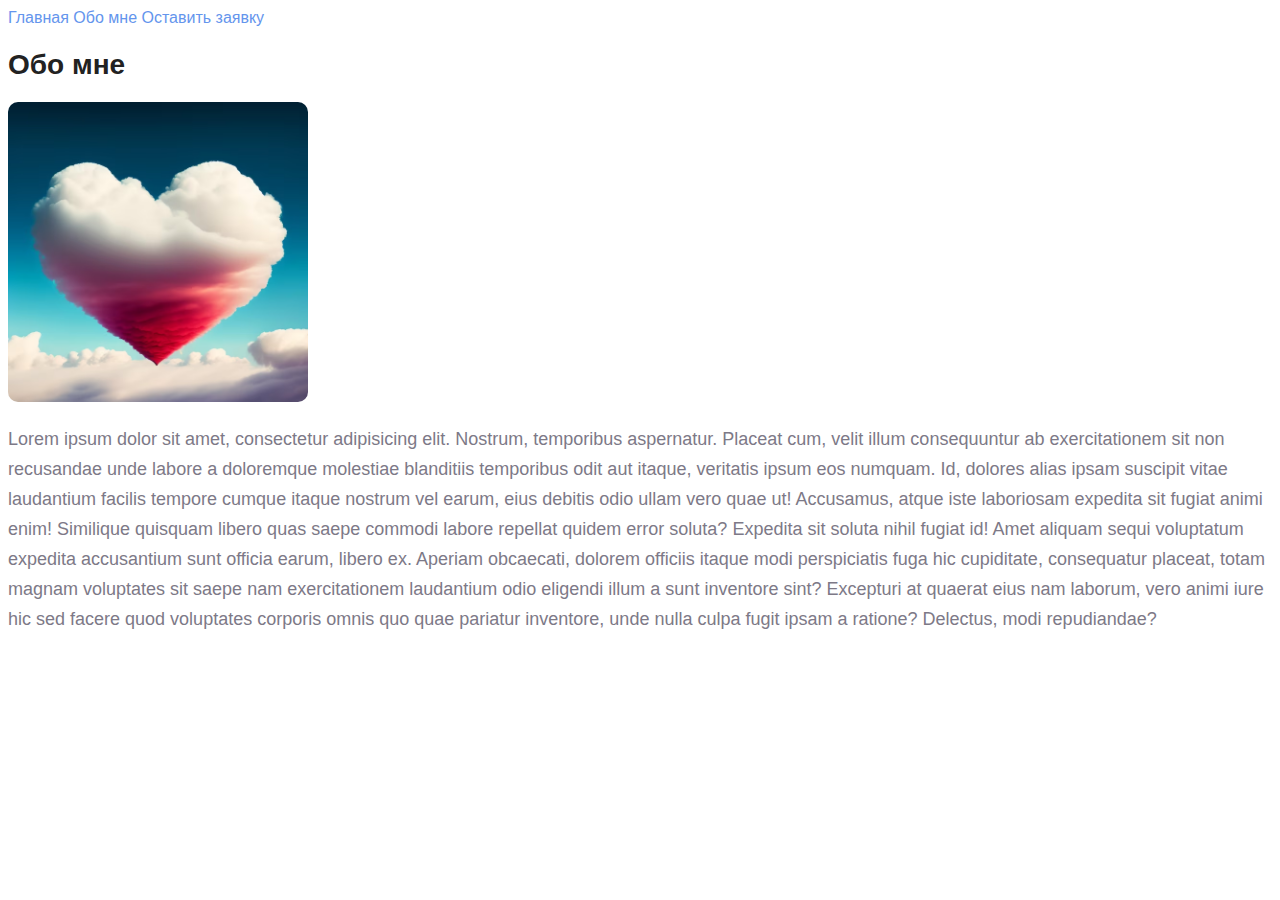
<file: sem1_html/info/about.html>
<!DOCTYPE html>
<html lang="ru">
<head>
    <meta charset="UTF-8">
    <meta name="viewport" content="width=device-width, initial-scale=1.0">
    <title>Обо мне</title>
    <link rel="stylesheet" href="../style.css">
</head>
<body>
    <a class="link_nemu" href="../index.html">Главная</a>
    <a class="link_nemu" href="about.html">Обо мне</a>
    <a class="link_nemu" href="../forms.html">Оставить заявку</a>
    
    <h1 class="heading">Обо мне</h1>
    <img class="my_img" src="../img/img.avif" width="300px" alt="фотография">
    <p class="text">Lorem ipsum dolor sit amet, consectetur adipisicing elit. Nostrum, temporibus aspernatur. Placeat cum, velit illum consequuntur ab exercitationem sit non recusandae unde labore a doloremque molestiae blanditiis temporibus odit aut itaque, veritatis ipsum eos numquam. Id, dolores alias ipsam suscipit vitae laudantium facilis tempore cumque itaque nostrum vel earum, eius debitis odio ullam vero quae ut! Accusamus, atque iste laboriosam expedita sit fugiat animi enim! Similique quisquam libero quas saepe commodi labore repellat quidem error soluta? Expedita sit soluta nihil fugiat id! Amet aliquam sequi voluptatum expedita accusantium sunt officia earum, libero ex. Aperiam obcaecati, dolorem officiis itaque modi perspiciatis fuga hic cupiditate, consequatur placeat, totam magnam voluptates sit saepe nam exercitationem laudantium odio eligendi illum a sunt inventore sint? Excepturi at quaerat eius nam laborum, vero animi iure hic sed facere quod voluptates corporis omnis quo quae pariatur inventore, unde nulla culpa fugit ipsam a ratione? Delectus, modi repudiandae?</p>
    
</body>
</html>
</file>
<file: dz1/style.css>
a { text-decoration: none; }
.link_menu {
    color: cornflowerblue;
    font-size: 16px;
    line-height: 20px;
}
.title {
    color: #222222;
    font-size: 28px;
    line-height: 36px;
    font-weight: bold;
}
.text {
    font-style: normal;
    font-weight: 300;
    font-size: 18px;
    line-height: 30px;
    color: #7D7987;
}
.subtitle {
    color: coral;
    font-style: normal;
    font-weight: 700;
    font-size: 36px;
    line-height: 80px;
}
</file>
<file: dz_3/style.css>
* {
    margin: 0;
    padding: 0;
    box-sizing: border-box;
}
body {
    background-color: #FFF;
 }
.header {
    margin-bottom: 143px;
}
.container {
    width: 1170px;
    margin: 0 auto;
}
.header_nav {
    display: flex;
    justify-content: space-between;
    align-items: center;
}
.nav_left {
    padding-top: 40px;

}
.nav_right {
    padding-top: 51px;
    width: 533px;
    justify-content: space-between;
    display: flex;

}
.link {
    color:#000000;
    font-family: Gilroy-SemiBold;
    font-size: 14px;
    font-style: normal;
    font-weight: 400;
    line-height: normal;
    text-decoration: none;
}
.link_1 {
    color: #F25822;
} 
.top_content {
    display: flex;
    justify-content: space-between;
}
    
.top_info {
   margin-right: 41px;
}
.title {
    color: #000;
    font-family: Gilroy-Bold;
    font-size: 60px;
    font-style: normal;
    font-weight: 400;
    line-height: normal;
    margin-bottom: 17px;
    
}
.text {
    color: #888;
    font-family: Gilroy-Medium;
    font-size: 20px;
    font-style: normal;
    font-weight: 400;
    line-height: normal;
    margin-bottom: 52px;
}
.top_buttons {
    margin-bottom: 162px;
}
.btn_1 {
    color: #FFF;
    font-family: Gilroy-Bold;
    font-size: 15px;
    font-weight: 400;
    text-decoration: none;
    padding: 15px 36px 16px 35px;
    border-radius: 50px;
    background: #F25822;
    box-shadow: 4px 4px 8px 0px rgba(242, 88, 34, 0.20);
    margin-right: 72px;
}
.btn_2 {
    color: #AAA;
    font-family: Gilroy-Bold;
    font-size: 15px;
    font-style: normal;
    font-weight: 400;
    line-height: normal;
    text-decoration: none;
}

.top_img {
    width: 544.814px;
    height: 374.843px;
    flex-shrink: 0;

} 
.top_partners {
    padding: 97px 24px 96px 0px;
    display: flex;
    justify-content: space-between;
}
.partners {
    width: 160px;
    height: 50px;
    flex-shrink: 0;
  
}
.items {
    display: flex;
    justify-content:space-between;
    margin-bottom: 192px;
}
.item {
    padding: 0px 30px 25px;
}
.item.middle {
    background: #FFF;
    box-shadow: 15px 25px 56px 6px rgba(0, 0, 0, 0.06);
    /* margin-right: 30px; */
    margin:0px 30px;
}
.item_img {
    width: 70px;
    height: 70px;
    flex-shrink: 0;
    margin-top: 40px;
    margin-bottom: 25px;
}
.heading_item {
    color: #000;
    font-family: Gilroy-Bold;
    font-size: 24px;
    font-weight: 400;
    margin-bottom: 17px;
}
.item_text {
    color: #666;
    font-family: Gilroy-Regular;
    font-size: 15px;
    font-weight: 400;
    line-height: 150%;
    margin-bottom: 25px;
}
.btn_item {
    color: #000;
    font-family: Gilroy-Bold;
    font-size: 11px;
    font-style: normal;
    font-weight: 400;
    line-height: 150%;
    text-decoration: none;
    margin-bottom: 25px;
}

.body_content {
    background: #FAFAFA;
}
.container.content {
    padding-top: 92px;
}
.content_head {
    color: #000;
    font-family: Gilroy-Bold;
    font-size: 45px;
    font-style: normal;
    font-weight: 400;
    line-height: normal;
    margin-bottom: 19px;
    text-align: center;

}
.content_text {
    color: #666;
    text-align: center;
    font-family: Gilroy-Regular;
    font-size: 15px;
    font-style: normal;
    font-weight: 400;
    line-height: 150%; /* 24px */
    width: 682px;
    margin: auto;
    margin-bottom: 55px;
}
.items_content {
    display: flex;
    justify-content:space-between;
    text-align: center;
}
.item_content {
    width: 370px;
    height: 549px;
    flex-shrink: 0;
    background: #FFF;
    padding: 0px 15px;
    margin-bottom: 100px;
    background: #FFF;
}
.content_img {
    width: 352px;
    height: 289px;
    flex-shrink: 0;
}
.heading_item.content {
    margin-bottom: 22px;
}
.item_text.content {
    margin-bottom: 54px;
}
.btn_content {
    width: 150px;
    height: 50px;
    flex-shrink: 0;
    color: #FFF;
    text-align: center;
    font-family: Gilroy-Bold;
    font-size: 14px;
    line-height: 150%; /* 19.5px */
    text-decoration: none;
    border-radius: 50px;
    background: #F25822;
    box-shadow: 4px 4px 8px 0px rgba(242, 88, 34, 0.20);
    padding: 15px 36px 15px 46px;
}
</file>
<file: sem1_html/style.css>
body {
    font-family: sans-serif;
}
a {
    text-decoration: none;
}

.link_nemu {
    color: cornflowerblue;
    font-size: 16px;
    line-height: 20px;
}
.heading {
    color: #222222;
    font-size: 28px;
    line-height: 36px;
    font-weight: bold;

}
.text {
    font-style: normal;
    font-weight: 300;
    font-size: 18px;
    line-height: 30px;
    color: #7D7987;
}
.subtitle {
    color: coral;
    font-style: normal;
    font-weight: 700;
    font-size: 36px;
    line-height: 80px;
}
.my_img {
    border-radius: 10px;
}
.input_info {
    width: 200px;
    height: 30px;
    outline: none;
    border: 1px solid #ccc;
    border-radius: 15px;
    font-size: 14px;
    line-height: 30px;
    font-family: sans-serif;
}
.input_button {
    width: 100px;
    height: 30px;
    font-size: 14px;
    border: 1px solid #ccc;
    border-radius: 10px;
}
</file>
<file: task_12/style.css>
@charset "UTF-8";
.catalog_head {
  display: flex;
  justify-content: space-between;
  align-items: center;
  background-color: #F8F3F4;
}
.catalog_head_headung {
  font-size: 24px;
  font-weight: 400;
  color: #F16D7F;
  padding: 5% 1%;
}

.breadcrunbs {
  padding: 1%;
}
.breadcrunbs__ul {
  list-style-type: none;
  display: flex;
}
.breadcrunbs__li:not(:last-child)::after {
  content: "/";
  padding: 0 8px;
  color: #636363;
  font-size: 14px;
  font-weight: 300;
}
.breadcrunbs__li:last-child .breadcrunbs__link {
  color: #F16D7F;
  font-weight: 700;
}
.breadcrunbs__link {
  color: #636363;
  font-size: 14px;
  font-weight: 300;
}

.catalog_top {
  background-color: #F7F7F7;
  padding: 0 2%;
}
.catalog_top_img {
  display: flex;
  justify-content: space-between;
  align-items: center;
}
.catalog_top_img_arrow {
  padding: 8px;
  background-color: rgba(42, 42, 42, 0.15);
}
.catalog_top_img_center {
  width: 70%;
}

.catalog_top_info {
  text-align: center;
  margin-bottom: 12%;
}
.catalog_top_info_heading {
  border: 1px solid #EAEAEA;
  padding-top: 64px;
  padding-bottom: 64px;
  background-color: #FFF;
}
.catalog_top_info_head {
  color: #F16D7F;
  font-size: 14px;
  font-weight: 300;
}
.catalog_top_info_img {
  margin: 12px;
}
.catalog_top_info_name {
  color: #4D4D4D;
  font-size: 18px;
  font-weight: 300;
  margin-bottom: 48px;
}
.catalog_top_info_text {
  color: #5E5E5E;
  font-size: 14px;
  font-weight: 300;
  max-width: 555px;
  text-align: center;
  margin-left: auto;
  margin-right: auto;
  padding-bottom: 32px;
}
.catalog_top_info_price {
  color: #F16D7F;
  font-size: 24px;
  font-weight: 300;
  padding-bottom: 32px;
}

.button_box {
  display: flex;
}
.button_cart {
  padding: 16px 57px 9px 24px;
  border: #F16D7F solid 1px;
  display: flex;
  gap: 24px;
  align-items: center;
  margin-top: 64px;
  background-color: #fff;
  margin-left: auto;
  margin-right: auto;
  color: #F16D7F;
}
.button_cart:hover {
  background-color: #F16D7F;
  color: #FFF;
}
.button_cart:hover svg path {
  fill: #FFF;
}

.sort {
  display: flex;
  margin-top: 65px;
  gap: 42px;
  z-index: 1;
}
.sort_box {
  display: flex;
  justify-content: space-around;
}
.sort_details {
  position: relative;
}
.sort_summary {
  display: flex;
  gap: 10px;
  align-items: center;
  color: #6F6E6E;
  font-size: 14px;
  font-weight: 400;
}
.sort_summary_box {
  display: flex;
  flex-direction: column;
  gap: 6px;
  position: absolute;
  background: #FFF;
  box-shadow: 6px 4px 35px 0px rgba(0, 0, 0, 0.21);
  padding: 7px 30px 11px 9px;
  left: -9px;
  top: 24px;
}
.sort_summary_check {
  display: flex;
  gap: 9px;
  color: #6F6E6E;
  font-family: Roboto;
  font-size: 14px;
  font-weight: 400;
}

.footer.product {
  margin-top: 128px;
}

@media screen and (max-width: 1023px) {
  .sort_box.product {
    justify-content: center;
  }
  .items_product.none {
    display: none;
  }
  .catalog_top_info {
    margin-bottom: 8%;
  }
}
@media screen and (max-width: 767px) {
  .sort_summary {
    font-size: 10px;
  }
}
.catalog_top_info.catalog {
  margin-bottom: 65px;
  height: 132px;
  position: relative;
}

.catalog_top_info_heading.catalog {
  padding-top: 0;
  padding-bottom: 0;
  border: none;
}

.filter {
  padding: 13px 16px 16px;
  width: 366px;
  top: 39px;
  position: absolute;
  z-index: 1;
}
.filter[open] {
  background: #FFF;
  box-shadow: 6px 4px 35px rgba(0, 0, 0, 0.21);
}
.filter[open] .filter_heading {
  color: #F16D7F;
}
.filter[open] path {
  fill: #F16D7F;
}
.filter_sort {
  position: relative;
  height: 132px;
}
.filter_summary {
  display: flex;
  align-items: center;
  gap: 11px;
}
.filter_heading {
  color: #000;
  font-size: 14px;
  font-weight: 600;
}
.filter_item {
  margin-top: 16px;
}
.filter_head {
  color: #6F6E6E;
  font-size: 14px;
  font-weight: 400;
  padding: 8px 11px 11px 11px;
  border-bottom: 1px #EBEBEB solid;
  border-left: 5px solid #F16D7F;
}
.filter_item[open] .filter_head {
  color: #F16D7F;
}
.filter_link_box {
  display: flex;
  flex-direction: column;
  gap: 11px;
  padding: 24px 16px;
}
.filter_link {
  color: #6F6E6E;
  font-size: 14px;
  font-weight: 400;
}

.sort.catalog {
  margin-top: 51px;
  gap: 28px;
}

@media screen and (max-width: 1023px) {
  .sort_box {
    justify-content: right;
    margin: 1%;
  }
  .items_product {
    width: 48%;
  }
}
@media screen and (max-width: 767px) {
  .header_nav_cart {
    display: flex;
  }
  .catalog_head {
    display: block;
    text-align: center;
  }
  .breadcrunbs__ul {
    justify-content: center;
    padding-bottom: 8%;
  }
  .filter_heading {
    display: none;
  }
}
.cart__content {
  display: flex;
  margin: 7% 0;
}
.cart__right {
  padding: 1% 1% 1% 10%;
}

.card {
  width: 100%;
  padding: 1%;
}
.card_item {
  display: flex;
  justify-content: space-between;
  gap: 4%;
  margin-bottom: 4%;
  position: relative;
  box-shadow: 1px 1px 20px rgba(0, 0, 0, 0.2);
}
.card_img {
  max-width: 100%;
}
.card_info_item {
  display: flex;
  flex-direction: column;
  gap: 6px;
  list-style-type: none;
  color: #575757;
  font-size: 22px;
  font-weight: 400;
  margin-bottom: 6%;
}
.card_name {
  color: #222;
  font-size: 24px;
  font-weight: 400;
  margin: 8% 0 10% 0;
}
.card_quantity {
  display: flex;
  align-items: center;
  gap: 24px;
}
.card_quantity_num {
  max-width: 44px;
  padding: 2px;
  text-align: center;
  border: 1px solid #eaeaea;
  font-size: 18px;
}
.card_vector {
  margin: 28px 22px;
}
.card__button-box {
  display: flex;
  justify-content: space-between;
  margin-top: 10%;
}
.card__button {
  color: #000;
  font-size: 14px;
  font-weight: 300;
  padding: 16px 40px;
  border: 1px solid #A4A4A4;
  background-color: #FFF;
}
.card .card__button:hover {
  background-color: #F16D7F;
  color: #FFF;
}

.num {
  color: #6F6E6E;
}
.num_price {
  color: #F16D7F;
}

.form {
  display: flex;
  align-items: flex-start;
  flex-direction: column;
}
.form__name {
  color: #222;
  font-size: 16px;
  font-weight: 300;
  margin-bottom: 22px;
}
.form__item {
  margin-bottom: 20px;
  min-width: 100%;
  padding: 13px 17px 15px;
  border: 1px solid #a4a4a4;
  color: #B1B1B1;
  font-size: 13px;
  font-weight: 300;
}
.form__button {
  color: #4A4A4A;
  font-size: 11px;
  font-weight: 300;
  padding: 10px 15px 12px;
  border: 1px solid #A4A4A4;
  display: flex;
  width: 40%;
  margin-bottom: 14%;
}
.form__button:hover {
  color: #FFF;
  background-color: #F16D7F;
}

.buy {
  margin-top: 5%;
  display: flex;
  align-items: flex-end;
  flex-direction: column;
  padding: 42px 42px;
  background-color: #f5f3f3;
  gap: 12px;
}
.buy__sub-total {
  color: #4A4A4A;
  font-size: 11px;
  font-weight: 400;
}
.buy__sub-total_span {
  margin-left: 24px;
}
.buy__grand-total {
  text-align: right;
  color: #222;
  font-size: 16px;
  font-weight: 300;
  padding-bottom: 21px;
  min-width: 275px;
  border-bottom: 1px solid #E2E2E2;
}
.buy__grand-total_span {
  color: #F16D7F;
  margin-left: 24px;
}
.buy__button {
  color: #FFF;
  font-size: 16px;
  font-weight: 300;
  padding: 16px 42px;
  background-color: #F16D7F;
  margin-top: 17px;
}
.buy__button:hover {
  color: #FFF;
}

@media screen and (max-width: 1023px) {
  .cart__content {
    width: 96%;
    flex-wrap: wrap;
    margin-left: auto;
    margin-right: auto;
  }
  .cart__right {
    display: flex;
    justify-content: space-between;
    padding-left: 1%;
    gap: 3%;
  }
  .card__button-box {
    justify-content: center;
    gap: 5%;
    margin-bottom: 7%;
  }
  .form {
    width: 50%;
  }
}
@media screen and (max-width: 767px) {
  .header_nav_cart {
    display: flex;
  }
  .card_name {
    font-size: 16px;
  }
  .card_info_item {
    font-size: 14px;
  }
  .card_quantity_num {
    font-size: 10px;
  }
  .card__button {
    padding: 10px;
    font-size: 12px;
  }
  .form {
    width: 100%;
  }
  .form__el {
    width: 100%;
  }
  .cart__right {
    flex-wrap: wrap;
    width: 100%;
  }
  .buy {
    width: 100%;
    margin-top: 10%;
  }
}
.registration {
  display: flex;
  gap: 10%;
  margin: 5% 1.5%;
}
.registration__left {
  display: flex;
  align-items: flex-start;
  flex-direction: column;
}
.registration__txt {
  color: #222;
  font-size: 16px;
  font-weight: 300;
  margin-bottom: 20px;
}
.registration__form {
  width: 360px;
  color: #B1B1B1;
  font-size: 13px;
  font-weight: 300;
}
.registration__el {
  display: flex;
  flex-direction: column;
}
.registration__button {
  padding: 16px 20px 16px 29px;
  color: #FFF;
  font-size: 14px;
  font-weight: 400;
  background-color: #F16D7F;
  margin-top: 39px;
  border: none;
}
.registration__button_vector {
  margin-left: 20px;
}
.registration__button:hover {
  color: #FFF;
}
.registration__right__txt {
  color: #000;
  font-size: 24px;
  font-weight: 300;
  margin-bottom: 22px;
}
.registration__right__ul {
  display: flex;
  flex-direction: column;
  gap: 16px;
}
.registration__right__li {
  color: #000;
  font-size: 24px;
  font-weight: 300;
  list-style-type: none;
}
.registration__right__li:before {
  content: "✔";
  margin-right: 24px;
}

.checkbox-box {
  display: flex;
  gap: 10px;
  margin: 13px 0 33px;
}

.checkbox__txt {
  color: #000;
  font-size: 11px;
  font-weight: 300;
}

@media screen and (max-width: 1023px) {
  .registration {
    gap: 3%;
  }
  .registration__left {
    width: 50%;
  }
  .registration__button {
    margin-bottom: 10%;
  }
  .registration__right__txt {
    font-size: 16px;
  }
  .registration__right__li {
    font-size: 16px;
  }
}
@media screen and (max-width: 767px) {
  .registration {
    gap: 2%;
    flex-wrap: wrap;
  }
  .registration__left {
    width: 100%;
  }
  .registration__form {
    width: 100%;
  }
}
* {
  margin: 0;
  padding: 0;
  box-sizing: border-box;
}

.center {
  padding-left: calc(50% - 570px);
  padding-right: calc(50% - 570px);
}

summary {
  display: block;
}

summary::-webkit-details-marker {
  display: none;
}

body {
  font-family: "Lato", sans-serif;
}

.box_content {
  overflow: hidden;
}

a {
  text-decoration: none;
}

a:hover {
  color: #F16D7F;
}

.header {
  background-color: #222;
  position: relative;
  display: flex;
  flex-wrap: wrap;
  justify-content: space-between;
  align-items: center;
}
.header_left {
  width: 50%;
  display: flex;
  align-items: center;
  gap: 5%;
  padding: 2% 1%;
}
.header_right {
  width: 50%;
  display: flex;
  justify-content: end;
  align-items: center;
  gap: 5%;
  padding: 2% 1%;
}
.header_nav:hover {
  transform: scale(1.2);
}

#burger {
  position: absolute;
  left: -999999px;
  visibility: hidden;
}
#burger:checked ~ .nav {
  right: -232px;
}

.nav {
  background-color: #FFF;
  width: 232px;
  padding: 32px;
  box-sizing: border-box;
  position: absolute;
  top: 82px;
  right: 0;
  transition: right 0.3s;
  z-index: 2;
}
.nav_items {
  padding-top: 20px;
}
.nav_heading {
  color: #000;
  font-size: 14px;
  font-weight: 700;
}
.nav_head {
  color: #F16D7F;
  font-size: 14px;
  font-weight: 400;
}
.nav_link_box {
  display: flex;
  flex-direction: column;
  gap: 11px;
  padding-left: 21px;
  padding-top: 12px;
}
.nav_link {
  color: #6F6E6E;
  font-size: 14px;
  font-weight: 400;
}

.top {
  display: block;
  justify-content: left;
  padding-left: calc(50% - 800px);
  padding-right: calc(50% - 800px);
  max-height: 764px;
  margin-bottom: 65px;
  background-color: #F1E4E6;
}
.top_info {
  display: flex;
  align-items: center;
}
.top_img_left {
  width: 50%;
  height: 100%;
}
.top_img_rigth {
  display: flex;
  align-items: center;
  margin: auto;
}
.top_content {
  border-left: 10px solid #F16D7F;
  max-height: 92px;
  padding-left: 16px;
}
.top_title {
  color: backgroundColorSite;
  font-size: 48px;
  font-weight: 900;
}
.top_head {
  color: backgroundColorSite;
  font-size: 32px;
  font-weight: 700;
}

.sale {
  box-sizing: border-box;
  margin: 1%;
  margin-bottom: 96px;
}
.sale_items {
  padding-bottom: 30px;
  display: flex;
  flex-wrap: wrap;
  justify-content: space-between;
  align-items: center;
}
.sale_link {
  width: 32%;
}
.sale_item {
  position: relative;
}
.sale_img {
  max-width: 100%;
}
.sale_head {
  white-space: nowrap;
  position: absolute;
  top: 50%;
  left: 50%;
  transform: translate(-50%, -50%);
  color: #FFF;
  text-align: center;
  font-size: 16px;
  font-weight: 400;
}
.sale_title {
  white-space: nowrap;
  position: absolute;
  top: 60%;
  left: 50%;
  transform: translate(-50%, -50%);
  color: #F16D7F;
  font-size: 24px;
  font-weight: 700;
}
.sale_item.big {
  width: 100%;
  max-height: 180px;
}
.sale_title.big {
  top: 65%;
}
.sale_item:hover {
  transform: scale(1.1);
}

.products {
  text-align: center;
}
.products_box {
  margin: 1%;
}
.products_title {
  color: backgroundColorSite;
  font-size: 30px;
  font-weight: 400;
  margin-bottom: 6px;
}
.products_text {
  color: #9F9F9F;
  font-size: 14px;
  font-weight: 400;
  margin-bottom: 48px;
}
.products_text.el {
  padding: 16px 0px;
  margin-bottom: 0;
}

.items {
  display: flex;
  flex-wrap: wrap;
  justify-content: space-between;
  align-items: center;
  margin-bottom: 48px;
}
.items_link {
  display: block;
}
.items_product {
  width: 32%;
  background-color: #F8F8F8;
  margin-bottom: 3%;
  position: relative;
}
.items_product_img {
  width: 100%;
}
.items_product_direc {
  padding: 24px 16px;
}
.items_product_direc_name {
  color: #000;
  font-size: 13px;
  font-weight: 400;
}
.items_product_direc_price {
  color: #F16D7F;
  font-size: 16px;
  font-weight: 400;
}
.items_product:hover {
  box-shadow: 0 5px 8px rgba(0, 0, 0, 0.16);
  transform: scale(1.07);
}
.items_product:hover .add_box {
  display: flex;
}
.items_product:hover .items_product_img {
  filter: brightness(30%);
}
.items_product:hover .button_cart {
  display: flex;
}

.add {
  display: flex;
  padding: 12px 16px 9px 14px;
  border: 1px solid #FFF;
  font-weight: 400;
  font-size: 14px;
  line-height: 17px;
  align-items: center;
  pointer-events: all;
  color: #FFF;
  gap: 11px;
}
.add_box {
  display: none;
  position: absolute;
  top: 33%;
  justify-content: center;
  width: 100%;
  pointer-events: none;
}

.add:hover {
  box-shadow: 0 0 10px #FFF;
}

.add:hover svg path {
  fill: #F16D7F;
}

.all_product {
  display: flex;
  justify-content: center;
  margin-bottom: 95px;
  white-space: nowrap;
}
.all_product_link {
  color: #F16D7F;
  font-size: 16px;
  font-weight: 400;
  padding: 15px 39px 14px;
  border: #F16D7F 2px solid;
  background-color: #FFF;
}
.all_product_link:hover {
  background-color: #F16D7F;
  color: #FFF;
  transition: background-color 1s, transform 1s;
}

.discounts {
  background-color: #222;
}
.discounts_header {
  min-height: 341px;
  display: flex;
  align-items: center;
  text-align: center;
  gap: 30px;
}
.discounts_header_img {
  margin-bottom: 26px;
}
.discounts_header_title {
  color: #FBFBFB;
  font-size: 20px;
  font-weight: 400;
  margin-bottom: 16px;
}
.discounts_header_text {
  color: #FBFBFB;
  text-align: center;
  font-size: 14px;
  font-weight: 300;
  max-width: 360px;
  padding: 20px;
}

.footer_icons {
  background-color: #222;
  min-height: 79px;
  align-items: center;
  text-align: center;
}
.footer_icons_box {
  display: flex;
  flex-wrap: wrap;
  justify-content: space-between;
  align-items: center;
  padding: 0 2%;
}
.footer_icons_text {
  color: #FBFBFB;
  font-size: 16px;
  font-weight: 400;
  padding: 24px 2%;
}
.footer_icons_img {
  padding: 8px;
  background-color: #fff;
  margin-right: 8px;
}
.footer_icons_img:hover {
  background-color: #F16D7F;
  transition: all 0.5s;
}
.footer_icons_img:hover svg path {
  fill: #FFF;
}
.footer_subscription_box {
  background: url(img/subscribe_img.jpg) no-repeat;
  background-size: cover;
  background-position: bottom;
}
.footer_subscription {
  min-height: 448px;
  display: flex;
  justify-content: space-around;
  align-items: center;
  text-align: center;
}
.footer_subscription_text_el {
  max-width: 360px;
  margin-top: 30px;
  color: #222;
  font-size: 20px;
  font-weight: 400;
}
.footer_subscription_text_el_italic {
  font-style: italic;
}
.footer_subscription_title {
  color: .footer_subscription_title backgroundColorSite;
  font-size: 24px;
  font-weight: 400;
  line-height: 167.2%;
}
.footer_subscription_text {
  color: #222;
  font-size: 18px;
  font-weight: 400;
  line-height: 167.2%;
  margin-bottom: 39px;
}

.inpyt_email {
  display: flex;
}
.inpyt_email_text {
  padding: 20px;
  width: 256px;
  height: 49px;
  background-color: #E1E1E1;
  color: #222;
  font-size: 14px;
  font-weight: 400;
  border-radius: 50px 0 0 50px;
  border: none;
  outline: none;
}
.inpyt_email_btn {
  width: 100px;
  height: 49px;
  flex-shrink: 0;
  background-color: #F16D7F;
  color: #FFF;
  text-align: center;
  font-size: 14px;
  font-weight: 400;
  border-radius: 0 50px 50px 0;
  border: none;
}

@media screen and (max-width: 1023px) {
  .center {
    padding-left: calc(50% - 285px);
    padding-right: calc(50% - 285px);
    padding: 0;
  }
  .header {
    padding-left: 4.2%;
    padding-right: 5.3%;
  }
  .top {
    margin-bottom: 65px;
  }
  .top_title {
    font-size: 44px;
  }
  .top_head {
    font-size: 24px;
  }
  .sale {
    margin-bottom: 100px;
  }
  .sale_items {
    padding-bottom: 2%;
  }
  .sale_head {
    top: 45%;
  }
  .items_product {
    width: 49%;
    margin-bottom: 2%;
  }
  .items_product_direc {
    padding: 25px 29px 20px 18px;
  }
  .discounts_header {
    flex-direction: column;
    gap: 48px;
    padding-top: 48px;
    padding-bottom: 64px;
  }
  .footer_subscription {
    flex-direction: column;
    gap: 48px;
    padding-top: 54px;
    padding-bottom: 140px;
  }
  .footer_icons_box {
    padding-left: 32px;
    padding-right: 32px;
  }
}
@media screen and (max-width: 767px) {
  .center {
    padding-left: calc(50% - 142.5px);
    padding-right: calc(50% - 142.5px);
    padding: 0;
  }
  .header {
    padding-right: 16px;
    padding-left: 16px;
  }
  .header_nav {
    display: none;
  }
  .top_img_left {
    display: none;
  }
  .top_img_rigth {
    min-height: 363px;
  }
  .top_title {
    font-size: 38px;
  }
  .top_head {
    font-size: 20px;
  }
  .sale {
    margin-bottom: 16%;
  }
  .sale_items {
    padding-bottom: 0;
  }
  .sale_item {
    width: 100vw;
    margin-bottom: 4%;
    min-height: 248px;
  }
  .sale_link {
    width: 100%;
  }
  .sale_item.big {
    width: 100%;
    min-height: 111px;
  }
  .sale_img {
    width: 98vw;
  }
  .sale_img.big {
    min-height: 111px;
    width: 100%;
  }
  .products_text {
    margin-bottom: 60px;
  }
  .items_product {
    width: 100vw;
    margin-bottom: 6%;
  }
  .all_product {
    margin-top: 40px;
    margin-bottom: 85px;
  }
  .inpyt_email_text {
    padding-left: 20px;
    width: 200px;
    height: 47px;
  }
  .inpyt_email_btn {
    height: 47px;
  }
  .footer_icons {
    min-height: 143px;
  }
  .footer_icons_box {
    flex-direction: column-reverse;
  }
  .footer_icons_text {
    order: 2;
  }
  .icons_nav {
    padding: 43px 8px 40px;
  }
}/*# sourceMappingURL=style.css.map */
</file>
<file: task_2/style.css>
* {
    margin: 0;
    padding: 0;
    box-sizing: border-box;
}
body {
   background-color: #020A18;
}
.header {
    margin-bottom: 160px;
}
.container {
    width: 1146px;
    margin: 0 auto;
}
.header_nav {
    justify-content: center;
    display: flex;
}

.header_link {
    color: var(--ffffff, #FFF);
    font-size: 16px;
    font-family: Open Sans;
    font-weight: 600;
    padding: 41px 20px;
    text-decoration: none;
}

.top_content {
    margin-bottom: 197px;
}
.top_flex {
    display: flex;
    justify-content: space-between;
}
.top_info_left, .top_info_right {
    width: 48%;
}
.top_subtitle {
    margin-bottom: 10px;
    color: #3A68B8;
    font-family: Open Sans;
    font-size: 18px;
    font-weight: 600;
    line-height: 160%;
    text-transform: uppercase;
    margin-bottom: 10px;
}
.top_title {
    color: #FFF;
    font-family: Open Sans;
    font-size: 55px;
    font-weight: 800;
    line-height: 130%;
    margin-bottom: 40px;   
}
.top_text {
    color: #FFF;
    flex-direction: column;
    font-family: Open Sans;
    font-size: 18px;
    font-weight: 600;
    line-height: 160%;
    margin-bottom: 50px;
    opacity: 0.7;
}
.btn {
    color: #FFF;
    font-family: Open Sans;
    font-size: 20px;
    text-decoration: none;
    font-weight: 600;
    padding: 15px 30px;
    border-radius: 5px;
    background:#3A68B8;
    margin-right: 20px;
    border: 1px solid transparent;
}
.btn:hover {
    border: 1px solid #3A68B8;
    color: #3A68B8;
    background-color: #fff;
    transition: all 0.3s;
}
.flex {
    display: flex;
    justify-content: space-between;
}
</file>
